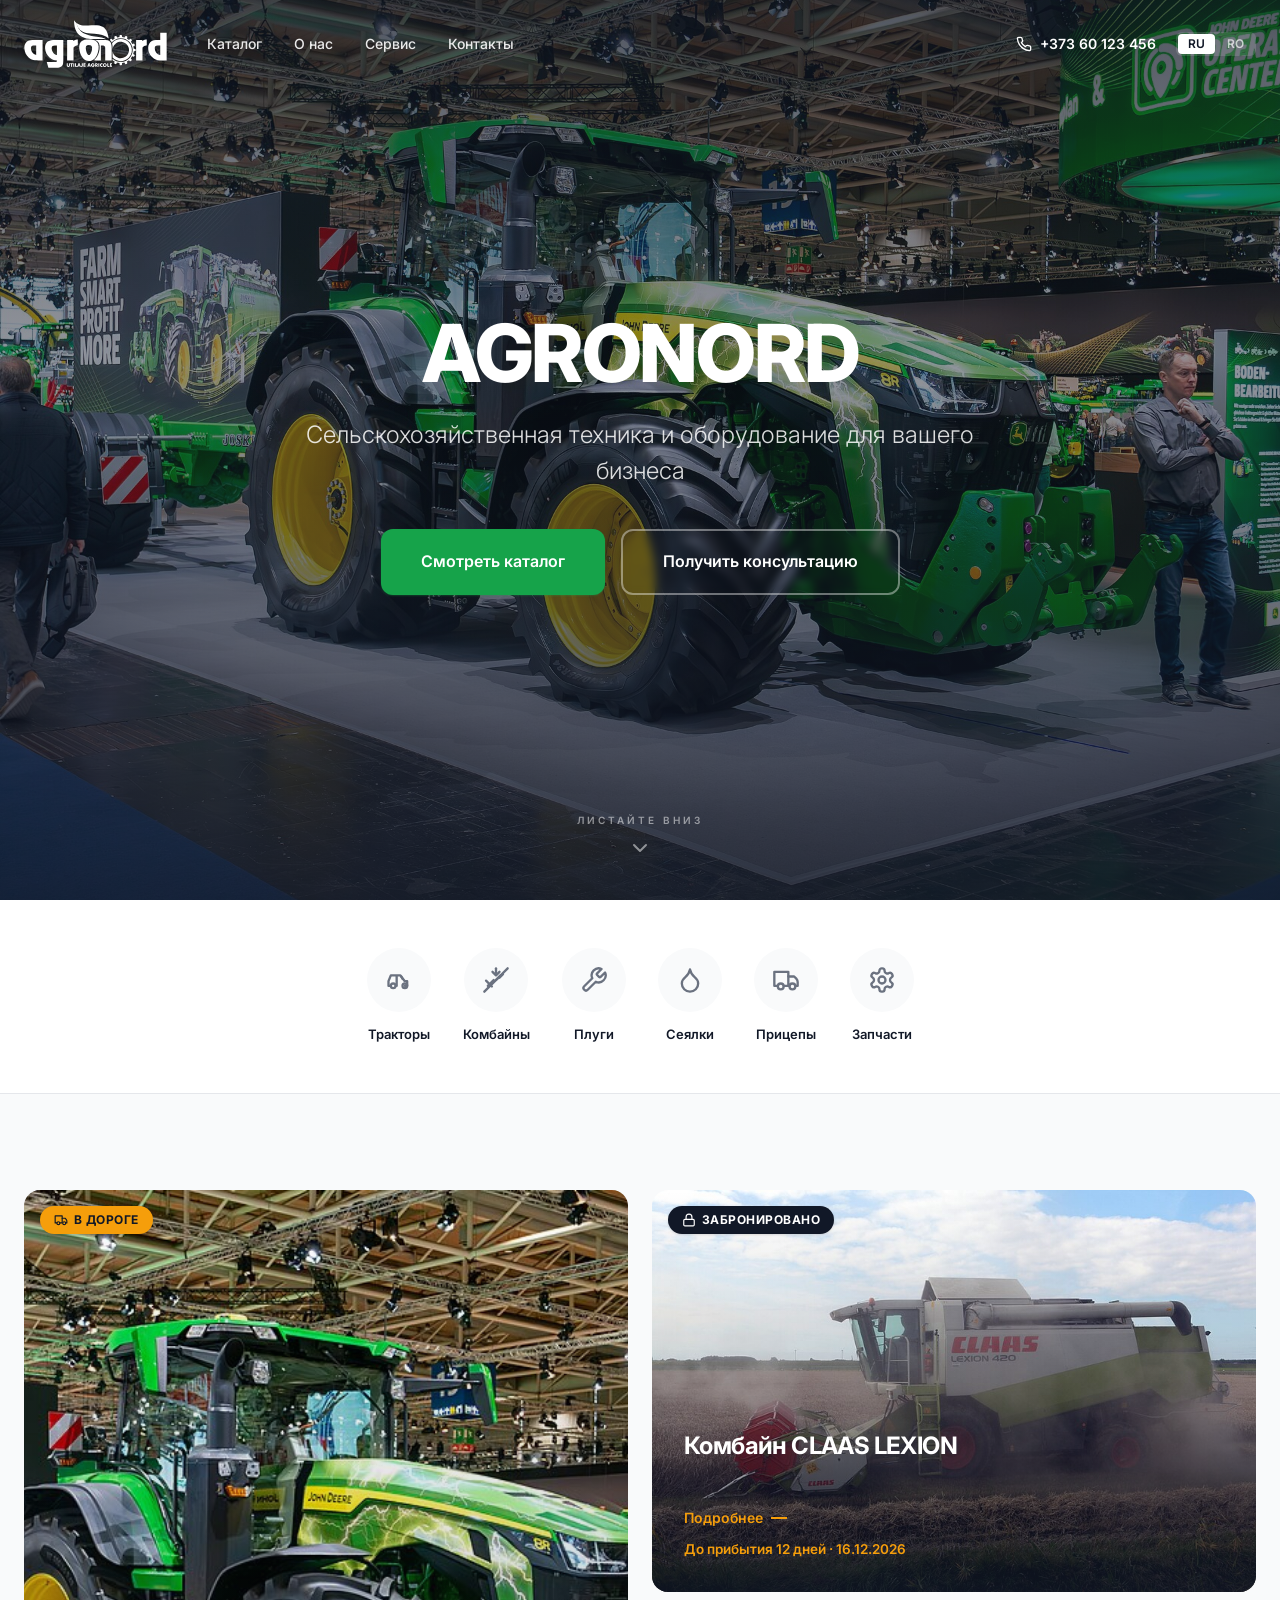
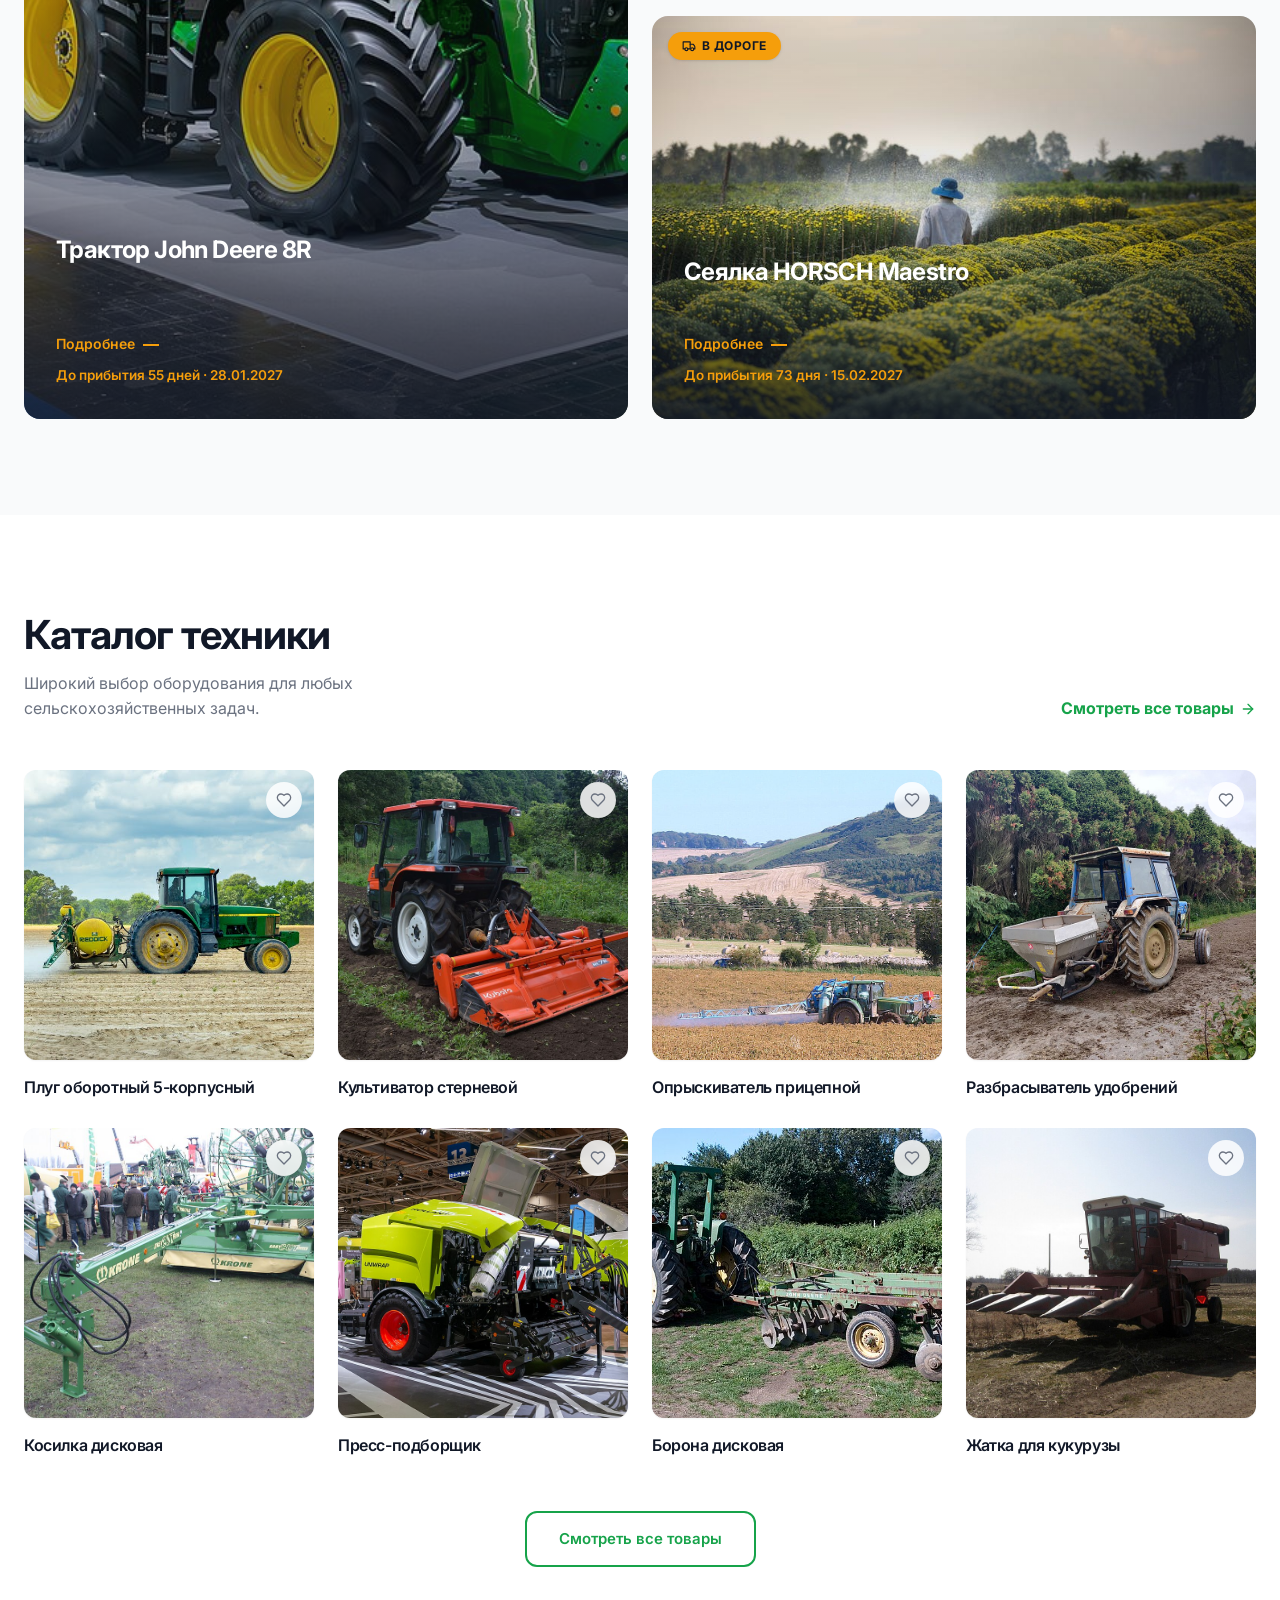
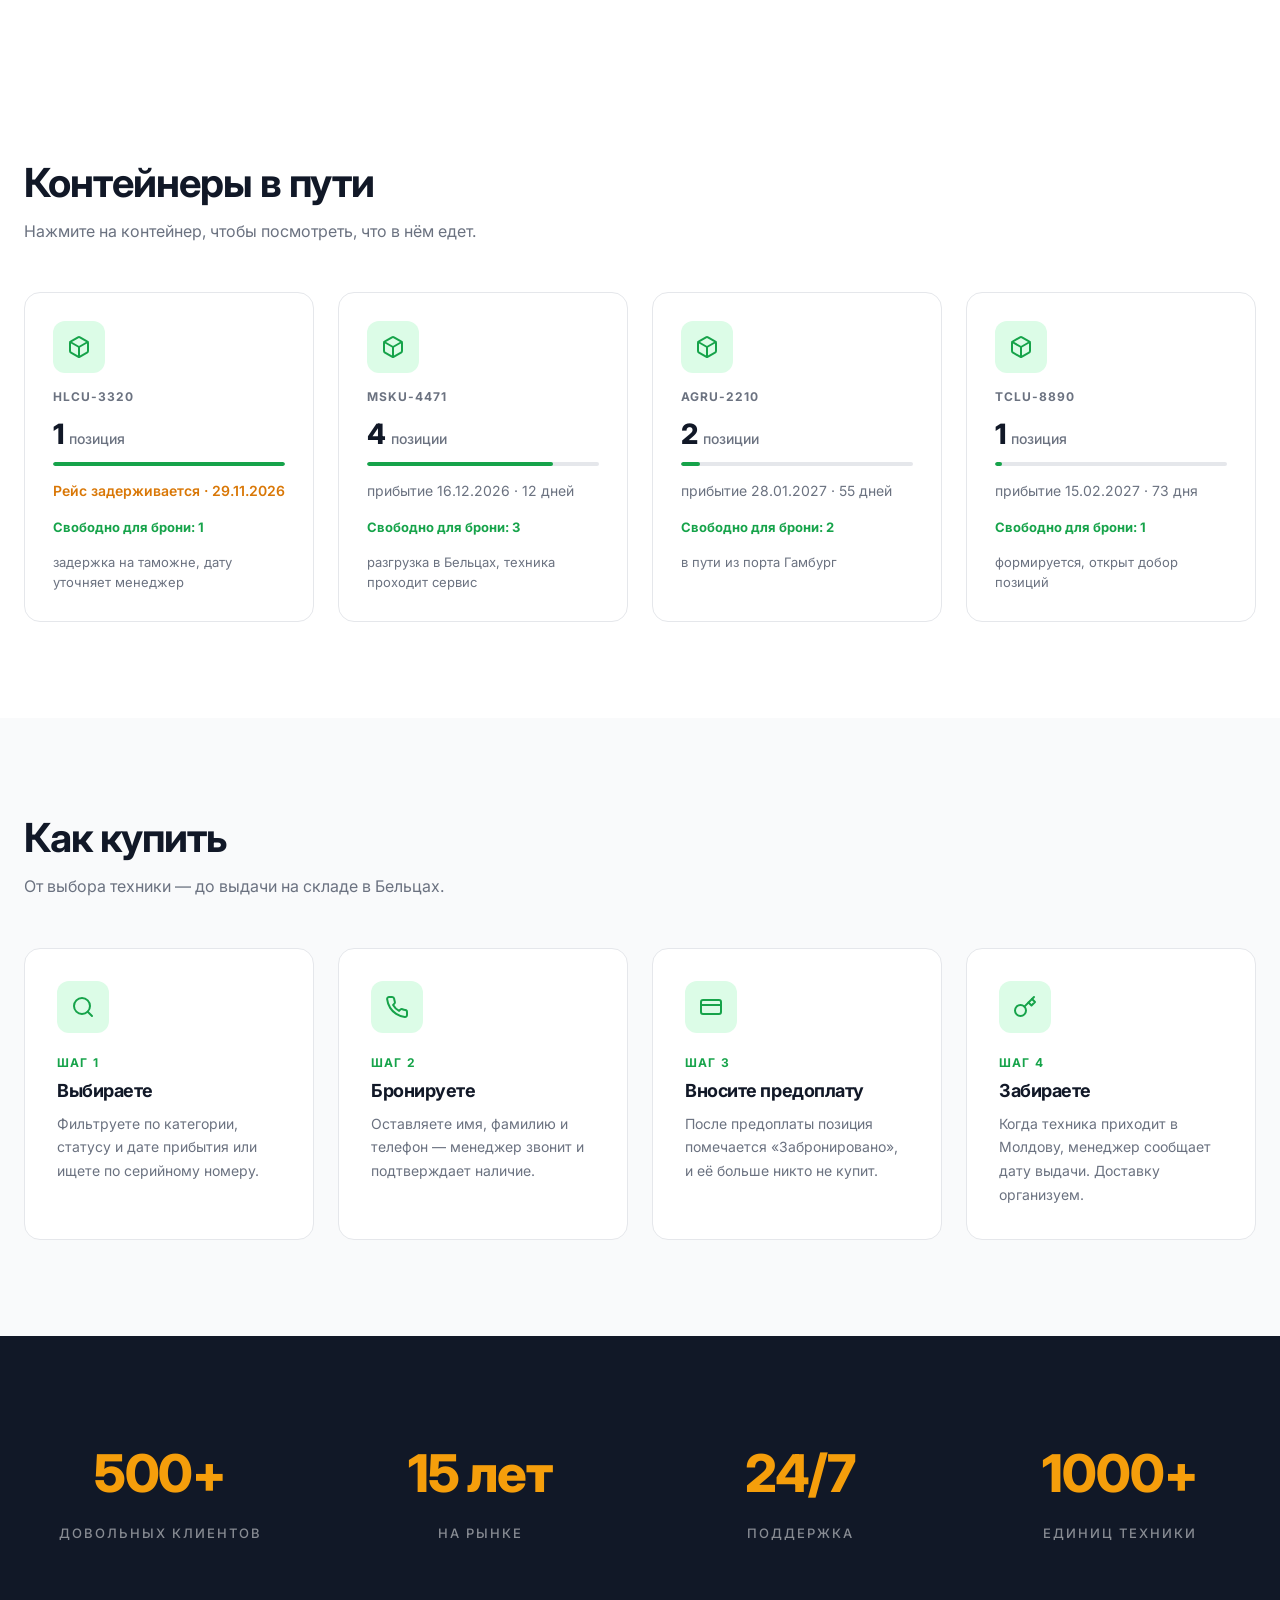
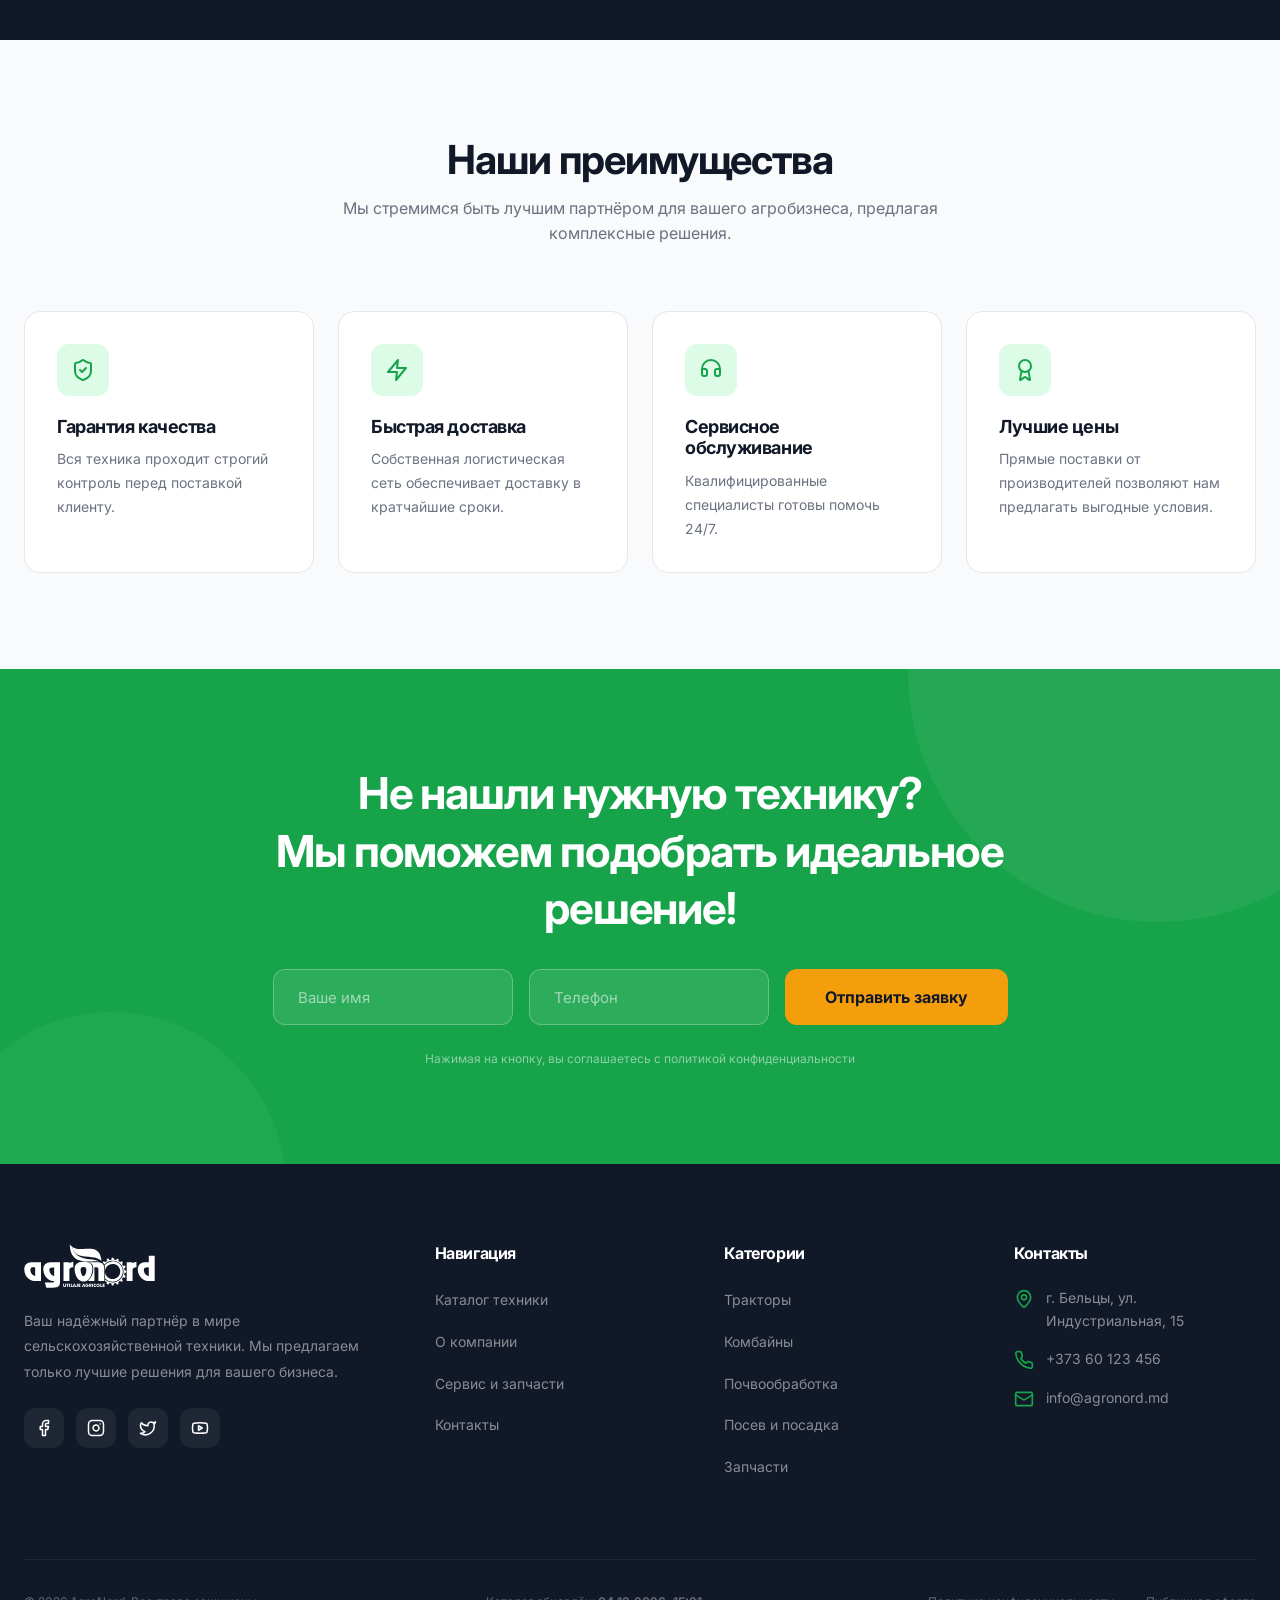
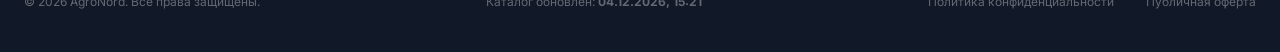
<file: index.html>
<!DOCTYPE html>
<html lang="ru">
<head>
  <meta charset="UTF-8" />
  <meta name="viewport" content="width=device-width, initial-scale=1.0" />
  <title>AgroNord — Сельскохозяйственная техника</title>
  <meta name="description" content="AgroNord — продажа и сервис сельскохозяйственной техники. Тракторы, комбайны, плуги, сеялки и запчасти.">
  <link rel="icon" href="public/logo.svg" type="image/svg+xml">
  <link rel="stylesheet" href="css/style.css" />
</head>
<body>

  <!-- ===== Header ===== -->
  <header class="header" id="header">
    <div class="container header-inner">
      <div style="display:flex;align-items:center;gap:40px;">
        <a href="index.html" class="header-logo">
          <img src="public/logo.svg" alt="AgroNord" />
        </a>
        <nav class="header-nav">
          <a href="catalog.html" data-i18n="nav.catalog">Каталог</a>
          <a href="about.html" data-i18n="nav.about">О нас</a>
          <a href="service.html" data-i18n="nav.service">Сервис</a>
          <a href="contacts.html" data-i18n="nav.contacts">Контакты</a>
        </nav>
      </div>
      <div class="header-actions">
        <a href="catalog.html" class="header-fav" title="Избранное" style="display:none;">
          <!-- heart icon -->
          <svg xmlns="http://www.w3.org/2000/svg" width="20" height="20" viewBox="0 0 24 24" fill="none" stroke="currentColor" stroke-width="2" stroke-linecap="round" stroke-linejoin="round"><path d="M19 14c1.49-1.46 3-3.21 3-5.5A5.5 5.5 0 0 0 16.5 3c-1.76 0-3 .5-4.5 2-1.5-1.5-2.74-2-4.5-2A5.5 5.5 0 0 0 2 8.5c0 2.3 1.5 4.05 3 5.5l7 7Z"/></svg>
          <span class="header-fav-badge">3</span>
        </a>
        <a href="tel:+37360123456" class="header-phone">
          <!-- phone icon -->
          <svg xmlns="http://www.w3.org/2000/svg" width="16" height="16" viewBox="0 0 24 24" fill="none" stroke="currentColor" stroke-width="2" stroke-linecap="round" stroke-linejoin="round"><path d="M22 16.92v3a2 2 0 0 1-2.18 2 19.79 19.79 0 0 1-8.63-3.07 19.5 19.5 0 0 1-6-6 19.79 19.79 0 0 1-3.07-8.67A2 2 0 0 1 4.11 2h3a2 2 0 0 1 2 1.72 12.84 12.84 0 0 0 .7 2.81 2 2 0 0 1-.45 2.11L8.09 9.91a16 16 0 0 0 6 6l1.27-1.27a2 2 0 0 1 2.11-.45 12.84 12.84 0 0 0 2.81.7A2 2 0 0 1 22 16.92z"/></svg>
          +373 60 123 456
        </a>
        <div class="lang-switch">
          <button class="lang-btn active" data-lang="ru">RU</button>
          <button class="lang-btn" data-lang="ro">RO</button>
        </div>
        <button class="menu-toggle" aria-label="Меню">
          <!-- hamburger -->
          <svg class="menu-icon" xmlns="http://www.w3.org/2000/svg" width="24" height="24" viewBox="0 0 24 24" fill="none" stroke="currentColor" stroke-width="2" stroke-linecap="round" stroke-linejoin="round"><line x1="4" x2="20" y1="12" y2="12"/><line x1="4" x2="20" y1="6" y2="6"/><line x1="4" x2="20" y1="18" y2="18"/></svg>
          <!-- close -->
          <svg class="close-icon" style="display:none" xmlns="http://www.w3.org/2000/svg" width="24" height="24" viewBox="0 0 24 24" fill="none" stroke="currentColor" stroke-width="2" stroke-linecap="round" stroke-linejoin="round"><path d="M18 6 6 18"/><path d="m6 6 12 12"/></svg>
        </button>
      </div>
    </div>
    <!-- Mobile menu -->
    <div class="mobile-menu">
      <a href="catalog.html" data-i18n="nav.catalog">Каталог</a>
      <a href="about.html" data-i18n="nav.about">О нас</a>
      <a href="service.html" data-i18n="nav.service">Сервис</a>
      <a href="contacts.html" data-i18n="nav.contacts">Контакты</a>
      <div class="mobile-menu-footer">
        <a href="tel:+37360123456" style="display:flex;align-items:center;gap:8px;font-weight:600;color:var(--dark);">
          <svg xmlns="http://www.w3.org/2000/svg" width="16" height="16" viewBox="0 0 24 24" fill="none" stroke="currentColor" stroke-width="2" stroke-linecap="round" stroke-linejoin="round"><path d="M22 16.92v3a2 2 0 0 1-2.18 2 19.79 19.79 0 0 1-8.63-3.07 19.5 19.5 0 0 1-6-6 19.79 19.79 0 0 1-3.07-8.67A2 2 0 0 1 4.11 2h3a2 2 0 0 1 2 1.72 12.84 12.84 0 0 0 .7 2.81 2 2 0 0 1-.45 2.11L8.09 9.91a16 16 0 0 0 6 6l1.27-1.27a2 2 0 0 1 2.11-.45 12.84 12.84 0 0 0 2.81.7A2 2 0 0 1 22 16.92z"/></svg>
          +373 60 123 456
        </a>
      </div>
    <div class="lang-switch" style="margin-top:16px;justify-content:center;">
        <button class="lang-btn active" data-lang="ru">RU</button>
        <button class="lang-btn" data-lang="ro">RO</button>
      </div>
    </div>
  </header>

  <main>

    <!-- ===== Hero ===== -->
    <section class="hero">
      <div class="hero-bg">
        <img src="img/hero-field.jpg" alt="Сельскохозяйственное поле" />
      </div>
      <div class="hero-content">
        <h1 class="fade-up">AGRONORD</h1>
        <p class="fade-up delay-1" data-i18n="hero.subtitle">Сельскохозяйственная техника и оборудование для вашего бизнеса</p>
        <div class="hero-buttons fade-up delay-2">
          <a href="catalog.html" class="btn btn-primary btn-lg" data-i18n="hero.btn.catalog">Смотреть каталог</a>
          <a href="contacts.html" class="btn btn-white btn-lg" data-i18n="hero.btn.consult">Получить консультацию</a>
        </div>
      </div>
      <div class="scroll-indicator">
        <span data-i18n="hero.scroll">Листайте вниз</span>
        <svg xmlns="http://www.w3.org/2000/svg" width="24" height="24" viewBox="0 0 24 24" fill="none" stroke="currentColor" stroke-width="2" stroke-linecap="round" stroke-linejoin="round"><path d="m6 9 6 6 6-6"/></svg>
      </div>
    </section>

    <!-- ===== Quick Nav ===== -->
    <section class="quick-nav">
      <div class="container">
        <div class="quick-nav-grid">
          <a href="catalog.html?cat=tractors" class="quick-nav-item fade-up">
            <div class="quick-nav-icon">
              <svg xmlns="http://www.w3.org/2000/svg" width="24" height="24" viewBox="0 0 24 24" fill="none" stroke="currentColor" stroke-width="2" stroke-linecap="round" stroke-linejoin="round"><circle cx="7" cy="17" r="2"/><circle cx="17" cy="17" r="2"/><path d="M5 17H3v-4l2-5h8l4 5h2v4h-2"/><path d="M10 17V9"/><path d="m14 9 1 2"/></svg>
            </div>
            <span data-i18n="qnav.tractors">Тракторы</span>
          </a>
          <a href="catalog.html?cat=combines" class="quick-nav-item fade-up delay-1">
            <div class="quick-nav-icon">
              <svg xmlns="http://www.w3.org/2000/svg" width="24" height="24" viewBox="0 0 24 24" fill="none" stroke="currentColor" stroke-width="2" stroke-linecap="round" stroke-linejoin="round"><path d="M2 22 16 8"/><path d="m3.47 12.53 5 5"/><path d="m5 17 5-5"/><path d="M12 2v4"/><path d="m15 5-3 3-3-3"/><path d="m18 7-3 3"/><path d="M22 2 12 12"/></svg>
            </div>
            <span data-i18n="qnav.combines">Комбайны</span>
          </a>
          <a href="catalog.html?cat=plows" class="quick-nav-item fade-up delay-2">
            <div class="quick-nav-icon">
              <svg xmlns="http://www.w3.org/2000/svg" width="24" height="24" viewBox="0 0 24 24" fill="none" stroke="currentColor" stroke-width="2" stroke-linecap="round" stroke-linejoin="round"><path d="M14.7 6.3a1 1 0 0 0 0 1.4l1.6 1.6a1 1 0 0 0 1.4 0l3.77-3.77a6 6 0 0 1-7.94 7.94l-6.91 6.91a2.12 2.12 0 0 1-3-3l6.91-6.91a6 6 0 0 1 7.94-7.94l-3.76 3.76z"/></svg>
            </div>
            <span data-i18n="qnav.plows">Плуги</span>
          </a>
          <a href="catalog.html?cat=seeders" class="quick-nav-item fade-up delay-3">
            <div class="quick-nav-icon">
              <svg xmlns="http://www.w3.org/2000/svg" width="24" height="24" viewBox="0 0 24 24" fill="none" stroke="currentColor" stroke-width="2" stroke-linecap="round" stroke-linejoin="round"><path d="M12 22a7 7 0 0 0 7-7c0-2-1-3.9-3-5.5s-3.5-4-4-6.5c-.5 2.5-2 4.9-4 6.5C6 11.1 5 13 5 15a7 7 0 0 0 7 7z"/></svg>
            </div>
            <span data-i18n="qnav.seeders">Сеялки</span>
          </a>
          <a href="catalog.html?cat=trailers" class="quick-nav-item fade-up delay-4">
            <div class="quick-nav-icon">
              <svg xmlns="http://www.w3.org/2000/svg" width="24" height="24" viewBox="0 0 24 24" fill="none" stroke="currentColor" stroke-width="2" stroke-linecap="round" stroke-linejoin="round"><path d="M10 17h4V5H2v12h3"/><path d="M20 17h2v-3.34a4 4 0 0 0-1.17-2.83L19 9h-5"/><path d="M14 17h1"/><circle cx="7.5" cy="17.5" r="2.5"/><circle cx="17.5" cy="17.5" r="2.5"/></svg>
            </div>
            <span data-i18n="qnav.trailers">Прицепы</span>
          </a>
          <a href="catalog.html?cat=parts" class="quick-nav-item fade-up delay-5">
            <div class="quick-nav-icon">
              <svg xmlns="http://www.w3.org/2000/svg" width="24" height="24" viewBox="0 0 24 24" fill="none" stroke="currentColor" stroke-width="2" stroke-linecap="round" stroke-linejoin="round"><path d="M12.22 2h-.44a2 2 0 0 0-2 2v.18a2 2 0 0 1-1 1.73l-.43.25a2 2 0 0 1-2 0l-.15-.08a2 2 0 0 0-2.73.73l-.22.38a2 2 0 0 0 .73 2.73l.15.1a2 2 0 0 1 1 1.72v.51a2 2 0 0 1-1 1.74l-.15.09a2 2 0 0 0-.73 2.73l.22.38a2 2 0 0 0 2.73.73l.15-.08a2 2 0 0 1 2 0l.43.25a2 2 0 0 1 1 1.73V20a2 2 0 0 0 2 2h.44a2 2 0 0 0 2-2v-.18a2 2 0 0 1 1-1.73l.43-.25a2 2 0 0 1 2 0l.15.08a2 2 0 0 0 2.73-.73l.22-.39a2 2 0 0 0-.73-2.73l-.15-.08a2 2 0 0 1-1-1.74v-.5a2 2 0 0 1 1-1.74l.15-.09a2 2 0 0 0 .73-2.73l-.22-.38a2 2 0 0 0-2.73-.73l-.15.08a2 2 0 0 1-2 0l-.43-.25a2 2 0 0 1-1-1.73V4a2 2 0 0 0-2-2z"/><circle cx="12" cy="12" r="3"/></svg>
            </div>
            <span data-i18n="qnav.parts">Запчасти</span>
          </a>
        </div>
      </div>
    </section>

    <!-- ===== Featured Products ===== -->
    <section class="section" style="background:var(--bg);">
      <div class="container">
        <div class="featured-grid">
          <a href="product.html?id=1" class="featured-card large fade-up">
            <img src="img/tractor-john-deere-8r.jpg" alt="Трактор John Deere 8R" />
            <div class="featured-card-content">
              <h3 data-i18n="feat.jd8r.title">Трактор John Deere 8R</h3>
              <p data-i18n="feat.jd8r.desc">Максимальная мощность и эффективность для больших полей. Надёжный партнёр в любых условиях.</p>
              <span class="featured-card-link" data-i18n="btn.details">Подробнее</span>
            </div>
          </a>
          <a href="product.html?id=2" class="featured-card fade-up delay-1">
            <img src="img/combine-claas-lexion.jpg" alt="Комбайн CLAAS LEXION" />
            <div class="featured-card-content">
              <h3 data-i18n="feat.claas.title">Комбайн CLAAS LEXION</h3>
              <p data-i18n="feat.claas.desc">Инновационные технологии уборки урожая.</p>
              <span class="featured-card-link" data-i18n="btn.details">Подробнее</span>
            </div>
          </a>
          <a href="product.html?id=3" class="featured-card fade-up delay-2">
            <img src="img/seeder-horsch.jpg" alt="Сеялка HORSCH Maestro" />
            <div class="featured-card-content">
              <h3 data-i18n="feat.horsch.title">Сеялка HORSCH Maestro</h3>
              <p>Точный высев на высоких скоростях.</p>
              <span class="featured-card-link" data-i18n="btn.details">Подробнее</span>
            </div>
          </a>
        </div>
      </div>
    </section>

    <!-- ===== Catalog Preview ===== -->
    <section class="section" id="catalog" style="background:var(--white);">
      <div class="container">
        <div class="section-header fade-up">
          <div>
            <h2 data-i18n="catprev.title">Каталог техники</h2>
            <p data-i18n="catprev.subtitle">Широкий выбор оборудования для любых сельскохозяйственных задач.</p>
          </div>
          <a href="catalog.html" class="section-link">
            <span data-i18n="btn.viewall">Смотреть все товары</span>
            <svg xmlns="http://www.w3.org/2000/svg" width="16" height="16" viewBox="0 0 24 24" fill="none" stroke="currentColor" stroke-width="2" stroke-linecap="round" stroke-linejoin="round"><path d="M5 12h14"/><path d="m12 5 7 7-7 7"/></svg>
          </a>
        </div>
        <div class="products-grid">
          <a href="product.html?id=4" class="product-card fade-up">
            <div class="product-card-image">
              <img src="img/plow.jpg" alt="Плуг оборотный 5-корпусный" />
              <button class="product-card-fav" onclick="event.preventDefault();">
                <svg xmlns="http://www.w3.org/2000/svg" width="16" height="16" viewBox="0 0 24 24" fill="none" stroke="currentColor" stroke-width="2" stroke-linecap="round" stroke-linejoin="round"><path d="M19 14c1.49-1.46 3-3.21 3-5.5A5.5 5.5 0 0 0 16.5 3c-1.76 0-3 .5-4.5 2-1.5-1.5-2.74-2-4.5-2A5.5 5.5 0 0 0 2 8.5c0 2.3 1.5 4.05 3 5.5l7 7Z"/></svg>
              </button>
              <div class="product-card-overlay">
                <span class="btn btn-sm" style="background:var(--white);color:var(--dark);" data-i18n="btn.details">Подробнее</span>
              </div>
            </div>
            <h3 data-i18n="prod.plow">Плуг оборотный 5-корпусный</h3>
          </a>
          <a href="product.html?id=5" class="product-card fade-up delay-1">
            <div class="product-card-image">
              <img src="img/cultivator.jpg" alt="Культиватор стерневой" />
              <button class="product-card-fav" onclick="event.preventDefault();">
                <svg xmlns="http://www.w3.org/2000/svg" width="16" height="16" viewBox="0 0 24 24" fill="none" stroke="currentColor" stroke-width="2" stroke-linecap="round" stroke-linejoin="round"><path d="M19 14c1.49-1.46 3-3.21 3-5.5A5.5 5.5 0 0 0 16.5 3c-1.76 0-3 .5-4.5 2-1.5-1.5-2.74-2-4.5-2A5.5 5.5 0 0 0 2 8.5c0 2.3 1.5 4.05 3 5.5l7 7Z"/></svg>
              </button>
              <div class="product-card-overlay">
                <span class="btn btn-sm" style="background:var(--white);color:var(--dark);" data-i18n="btn.details">Подробнее</span>
              </div>
            </div>
            <h3 data-i18n="prod.cultivator">Культиватор стерневой</h3>
          </a>
          <a href="product.html?id=6" class="product-card fade-up delay-2">
            <div class="product-card-image">
              <img src="img/sprayer.jpg" alt="Опрыскиватель прицепной" />
              <button class="product-card-fav" onclick="event.preventDefault();">
                <svg xmlns="http://www.w3.org/2000/svg" width="16" height="16" viewBox="0 0 24 24" fill="none" stroke="currentColor" stroke-width="2" stroke-linecap="round" stroke-linejoin="round"><path d="M19 14c1.49-1.46 3-3.21 3-5.5A5.5 5.5 0 0 0 16.5 3c-1.76 0-3 .5-4.5 2-1.5-1.5-2.74-2-4.5-2A5.5 5.5 0 0 0 2 8.5c0 2.3 1.5 4.05 3 5.5l7 7Z"/></svg>
              </button>
              <div class="product-card-overlay">
                <span class="btn btn-sm" style="background:var(--white);color:var(--dark);" data-i18n="btn.details">Подробнее</span>
              </div>
            </div>
            <h3 data-i18n="prod.sprayer">Опрыскиватель прицепной</h3>
          </a>
          <a href="product.html?id=7" class="product-card fade-up delay-3">
            <div class="product-card-image">
              <img src="img/spreader.jpg" alt="Разбрасыватель удобрений" />
              <button class="product-card-fav" onclick="event.preventDefault();">
                <svg xmlns="http://www.w3.org/2000/svg" width="16" height="16" viewBox="0 0 24 24" fill="none" stroke="currentColor" stroke-width="2" stroke-linecap="round" stroke-linejoin="round"><path d="M19 14c1.49-1.46 3-3.21 3-5.5A5.5 5.5 0 0 0 16.5 3c-1.76 0-3 .5-4.5 2-1.5-1.5-2.74-2-4.5-2A5.5 5.5 0 0 0 2 8.5c0 2.3 1.5 4.05 3 5.5l7 7Z"/></svg>
              </button>
              <div class="product-card-overlay">
                <span class="btn btn-sm" style="background:var(--white);color:var(--dark);" data-i18n="btn.details">Подробнее</span>
              </div>
            </div>
            <h3 data-i18n="prod.spreader">Разбрасыватель удобрений</h3>
          </a>
          <a href="product.html?id=8" class="product-card fade-up">
            <div class="product-card-image">
              <img src="img/mower.jpg" alt="Косилка дисковая" />
              <button class="product-card-fav" onclick="event.preventDefault();">
                <svg xmlns="http://www.w3.org/2000/svg" width="16" height="16" viewBox="0 0 24 24" fill="none" stroke="currentColor" stroke-width="2" stroke-linecap="round" stroke-linejoin="round"><path d="M19 14c1.49-1.46 3-3.21 3-5.5A5.5 5.5 0 0 0 16.5 3c-1.76 0-3 .5-4.5 2-1.5-1.5-2.74-2-4.5-2A5.5 5.5 0 0 0 2 8.5c0 2.3 1.5 4.05 3 5.5l7 7Z"/></svg>
              </button>
              <div class="product-card-overlay">
                <span class="btn btn-sm" style="background:var(--white);color:var(--dark);" data-i18n="btn.details">Подробнее</span>
              </div>
            </div>
            <h3 data-i18n="prod.mower">Косилка дисковая</h3>
          </a>
          <a href="product.html?id=9" class="product-card fade-up delay-1">
            <div class="product-card-image">
              <img src="img/baler.jpg" alt="Пресс-подборщик" />
              <button class="product-card-fav" onclick="event.preventDefault();">
                <svg xmlns="http://www.w3.org/2000/svg" width="16" height="16" viewBox="0 0 24 24" fill="none" stroke="currentColor" stroke-width="2" stroke-linecap="round" stroke-linejoin="round"><path d="M19 14c1.49-1.46 3-3.21 3-5.5A5.5 5.5 0 0 0 16.5 3c-1.76 0-3 .5-4.5 2-1.5-1.5-2.74-2-4.5-2A5.5 5.5 0 0 0 2 8.5c0 2.3 1.5 4.05 3 5.5l7 7Z"/></svg>
              </button>
              <div class="product-card-overlay">
                <span class="btn btn-sm" style="background:var(--white);color:var(--dark);" data-i18n="btn.details">Подробнее</span>
              </div>
            </div>
            <h3 data-i18n="prod.baler">Пресс-подборщик</h3>
          </a>
          <a href="product.html?id=10" class="product-card fade-up delay-2">
            <div class="product-card-image">
              <img src="img/disc-harrow.jpg" alt="Борона дисковая" />
              <button class="product-card-fav" onclick="event.preventDefault();">
                <svg xmlns="http://www.w3.org/2000/svg" width="16" height="16" viewBox="0 0 24 24" fill="none" stroke="currentColor" stroke-width="2" stroke-linecap="round" stroke-linejoin="round"><path d="M19 14c1.49-1.46 3-3.21 3-5.5A5.5 5.5 0 0 0 16.5 3c-1.76 0-3 .5-4.5 2-1.5-1.5-2.74-2-4.5-2A5.5 5.5 0 0 0 2 8.5c0 2.3 1.5 4.05 3 5.5l7 7Z"/></svg>
              </button>
              <div class="product-card-overlay">
                <span class="btn btn-sm" style="background:var(--white);color:var(--dark);" data-i18n="btn.details">Подробнее</span>
              </div>
            </div>
            <h3 data-i18n="prod.harrow">Борона дисковая</h3>
          </a>
          <a href="product.html?id=11" class="product-card fade-up delay-3">
            <div class="product-card-image">
              <img src="img/corn-header.jpg" alt="Жатка для кукурузы" />
              <button class="product-card-fav" onclick="event.preventDefault();">
                <svg xmlns="http://www.w3.org/2000/svg" width="16" height="16" viewBox="0 0 24 24" fill="none" stroke="currentColor" stroke-width="2" stroke-linecap="round" stroke-linejoin="round"><path d="M19 14c1.49-1.46 3-3.21 3-5.5A5.5 5.5 0 0 0 16.5 3c-1.76 0-3 .5-4.5 2-1.5-1.5-2.74-2-4.5-2A5.5 5.5 0 0 0 2 8.5c0 2.3 1.5 4.05 3 5.5l7 7Z"/></svg>
              </button>
              <div class="product-card-overlay">
                <span class="btn btn-sm" style="background:var(--white);color:var(--dark);" data-i18n="btn.details">Подробнее</span>
              </div>
            </div>
            <h3 data-i18n="prod.cornheader">Жатка для кукурузы</h3>
          </a>
        </div>
        <div style="text-align:center;margin-top:48px;" class="fade-up">
          <a href="catalog.html" class="btn btn-secondary" data-i18n="btn.viewall">Смотреть все товары</a>
        </div>
      </div>
    </section>

    <!-- ===== Stats ===== -->
    <!-- Containers -->
    <section class="section" style="background:var(--white);">
      <div class="container">
        <div class="section-header fade-up">
          <div>
            <h2 data-i18n="cont.title">Контейнеры в пути</h2>
            <p data-i18n="cont.sub">Нажмите на контейнер, чтобы посмотреть, что в нём едет.</p>
          </div>
        </div>
        <div class="cont-strip" id="containers-strip"></div>
      </div>
    </section>

    <!-- How to buy -->
    <section class="section" style="background:var(--bg);">
      <div class="container">
        <div class="section-header fade-up">
          <div>
            <h2 data-i18n="how.title">Как купить</h2>
            <p data-i18n="how.subtitle">От выбора техники — до выдачи на складе в Бельцах.</p>
          </div>
        </div>
        <div class="how-steps">
          <div class="how-step fade-up">
            <div class="how-icon"><svg xmlns="http://www.w3.org/2000/svg" viewBox="0 0 24 24" fill="none" stroke="currentColor" stroke-width="2" stroke-linecap="round" stroke-linejoin="round"><circle cx="11" cy="11" r="8"/><path d="m21 21-4.3-4.3"/></svg></div>
            <span class="how-label" data-i18n="how.1.label">Шаг 1</span>
            <h3 data-i18n="how.1.t">how.1.t</h3>
            <p data-i18n="how.1.d"></p>
          </div>
          <div class="how-step fade-up delay-1">
            <div class="how-icon"><svg xmlns="http://www.w3.org/2000/svg" viewBox="0 0 24 24" fill="none" stroke="currentColor" stroke-width="2" stroke-linecap="round" stroke-linejoin="round"><path d="M22 16.92v3a2 2 0 0 1-2.18 2 19.79 19.79 0 0 1-8.63-3.07 19.5 19.5 0 0 1-6-6 19.79 19.79 0 0 1-3.07-8.67A2 2 0 0 1 4.11 2h3a2 2 0 0 1 2 1.72 12.84 12.84 0 0 0 .7 2.81 2 2 0 0 1-.45 2.11L8.09 9.91a16 16 0 0 0 6 6l1.27-1.27a2 2 0 0 1 2.11-.45 12.84 12.84 0 0 0 2.81.7A2 2 0 0 1 22 16.92z"/></svg></div>
            <span class="how-label" data-i18n="how.2.label">Шаг 2</span>
            <h3 data-i18n="how.2.t">how.2.t</h3>
            <p data-i18n="how.2.d"></p>
          </div>
          <div class="how-step fade-up delay-2">
            <div class="how-icon"><svg xmlns="http://www.w3.org/2000/svg" viewBox="0 0 24 24" fill="none" stroke="currentColor" stroke-width="2" stroke-linecap="round" stroke-linejoin="round"><rect width="20" height="14" x="2" y="5" rx="2"/><path d="M2 10h20"/></svg></div>
            <span class="how-label" data-i18n="how.3.label">Шаг 3</span>
            <h3 data-i18n="how.3.t">how.3.t</h3>
            <p data-i18n="how.3.d"></p>
          </div>
          <div class="how-step fade-up delay-3">
            <div class="how-icon"><svg xmlns="http://www.w3.org/2000/svg" viewBox="0 0 24 24" fill="none" stroke="currentColor" stroke-width="2" stroke-linecap="round" stroke-linejoin="round"><circle cx="7.5" cy="15.5" r="5.5"/><path d="m21 2-9.6 9.6"/><path d="m15.5 7.5 3 3L22 7l-3-3"/></svg></div>
            <span class="how-label" data-i18n="how.4.label">Шаг 4</span>
            <h3 data-i18n="how.4.t">how.4.t</h3>
            <p data-i18n="how.4.d"></p>
          </div>
        </div>
      </div>
    </section>

    <section class="stats">
      <div class="container">
        <div class="stats-grid">
          <div class="fade-up">
            <div class="stat-value">500+</div>
            <div class="stat-label" data-i18n="stat.clients">Довольных клиентов</div>
          </div>
          <div class="fade-up delay-1">
            <div class="stat-value" data-i18n="stat.15years">15 лет</div>
            <div class="stat-label" data-i18n="stat.years">На рынке</div>
          </div>
          <div class="fade-up delay-2">
            <div class="stat-value">24/7</div>
            <div class="stat-label" data-i18n="stat.support">Поддержка</div>
          </div>
          <div class="fade-up delay-3">
            <div class="stat-value">1000+</div>
            <div class="stat-label" data-i18n="stat.units">Единиц техники</div>
          </div>
        </div>
      </div>
    </section>

    <!-- ===== Advantages ===== -->
    <section class="section" style="background:var(--bg);">
      <div class="container">
        <div style="text-align:center;margin-bottom:64px;" class="fade-up">
          <h2 style="font-size:clamp(28px,4vw,40px);margin-bottom:12px;" data-i18n="adv.title">Наши преимущества</h2>
          <p style="color:var(--text-light);max-width:600px;margin:0 auto;font-size:16px;" data-i18n="adv.subtitle">Мы стремимся быть лучшим партнёром для вашего агробизнеса, предлагая комплексные решения.</p>
        </div>
        <div class="advantages-grid">
          <div class="advantage-card fade-up">
            <div class="advantage-icon">
              <svg xmlns="http://www.w3.org/2000/svg" width="24" height="24" viewBox="0 0 24 24" fill="none" stroke="currentColor" stroke-width="2" stroke-linecap="round" stroke-linejoin="round"><path d="M20 13c0 5-3.5 7.5-7.66 8.95a1 1 0 0 1-.67-.01C7.5 20.5 4 18 4 13V6a1 1 0 0 1 1-1c2 0 4.5-1.2 6.24-2.72a1.17 1.17 0 0 1 1.52 0C14.51 3.81 17 5 19 5a1 1 0 0 1 1 1z"/><path d="m9 12 2 2 4-4"/></svg>
            </div>
            <h3 data-i18n="adv.quality.title">Гарантия качества</h3>
            <p data-i18n="adv.quality.desc">Вся техника проходит строгий контроль перед поставкой клиенту.</p>
          </div>
          <div class="advantage-card fade-up delay-1">
            <div class="advantage-icon">
              <svg xmlns="http://www.w3.org/2000/svg" width="24" height="24" viewBox="0 0 24 24" fill="none" stroke="currentColor" stroke-width="2" stroke-linecap="round" stroke-linejoin="round"><path d="M13 2 3 14h9l-1 8 10-12h-9l1-8z"/></svg>
            </div>
            <h3 data-i18n="adv.delivery.title">Быстрая доставка</h3>
            <p data-i18n="adv.delivery.desc">Собственная логистическая сеть обеспечивает доставку в кратчайшие сроки.</p>
          </div>
          <div class="advantage-card fade-up delay-2">
            <div class="advantage-icon">
              <svg xmlns="http://www.w3.org/2000/svg" width="24" height="24" viewBox="0 0 24 24" fill="none" stroke="currentColor" stroke-width="2" stroke-linecap="round" stroke-linejoin="round"><path d="M3 11h3a2 2 0 0 1 2 2v3a2 2 0 0 1-2 2H5a2 2 0 0 1-2-2v-5Zm0 0a9 9 0 1 1 18 0m0 0v5a2 2 0 0 1-2 2h-1a2 2 0 0 1-2-2v-3a2 2 0 0 1 2-2h3Z"/></svg>
            </div>
            <h3 data-i18n="adv.service.title">Сервисное обслуживание</h3>
            <p data-i18n="adv.service.desc">Квалифицированные специалисты готовы помочь 24/7.</p>
          </div>
          <div class="advantage-card fade-up delay-3">
            <div class="advantage-icon">
              <svg xmlns="http://www.w3.org/2000/svg" width="24" height="24" viewBox="0 0 24 24" fill="none" stroke="currentColor" stroke-width="2" stroke-linecap="round" stroke-linejoin="round"><path d="m15.477 12.89 1.515 8.526a.5.5 0 0 1-.81.47l-3.58-2.687a1 1 0 0 0-1.197 0l-3.586 2.686a.5.5 0 0 1-.81-.469l1.514-8.526"/><circle cx="12" cy="8" r="6"/></svg>
            </div>
            <h3 data-i18n="adv.price.title">Лучшие цены</h3>
            <p data-i18n="adv.price.desc">Прямые поставки от производителей позволяют нам предлагать выгодные условия.</p>
          </div>
        </div>
      </div>
    </section>

    <!-- ===== CTA ===== -->
    <section class="cta">
      <div class="container">
        <div class="cta-inner">
          <h2 class="fade-up" data-i18n="cta.title" data-i18n-html>Не нашли нужную технику?<br>Мы поможем подобрать идеальное решение!</h2>
          <form class="cta-form fade-up delay-1" onsubmit="event.preventDefault(); alert('Спасибо! Мы свяжемся с вами в ближайшее время.');">
            <input type="text" class="cta-input" placeholder="Ваше имя" data-i18n="cta.name" required />
            <input type="tel" class="cta-input" placeholder="Телефон" data-i18n="cta.phone" required />
            <button type="submit" class="btn btn-accent btn-lg" data-i18n="cta.submit">Отправить заявку</button>
          </form>
          <p class="cta-disclaimer fade-up delay-2" data-i18n="cta.disclaimer">Нажимая на кнопку, вы соглашаетесь с политикой конфиденциальности</p>
        </div>
      </div>
    </section>

  </main>

  <!-- ===== Footer ===== -->
  <footer class="footer">
    <div class="container">
      <div class="footer-grid">
        <div>
          <a href="index.html" class="footer-brand"><img src="public/logo.svg" alt="AgroNord" /></a>
          <p class="footer-desc" data-i18n="footer.desc">Ваш надёжный партнёр в мире сельскохозяйственной техники. Мы предлагаем только лучшие решения для вашего бизнеса.</p>
          <div class="footer-socials">
            <a href="#" aria-label="Facebook">
              <svg xmlns="http://www.w3.org/2000/svg" width="18" height="18" viewBox="0 0 24 24" fill="none" stroke="currentColor" stroke-width="2" stroke-linecap="round" stroke-linejoin="round"><path d="M18 2h-3a5 5 0 0 0-5 5v3H7v4h3v8h4v-8h3l1-4h-4V7a1 1 0 0 1 1-1h3z"/></svg>
            </a>
            <a href="#" aria-label="Instagram">
              <svg xmlns="http://www.w3.org/2000/svg" width="18" height="18" viewBox="0 0 24 24" fill="none" stroke="currentColor" stroke-width="2" stroke-linecap="round" stroke-linejoin="round"><rect width="20" height="20" x="2" y="2" rx="5" ry="5"/><path d="M16 11.37A4 4 0 1 1 12.63 8 4 4 0 0 1 16 11.37z"/><line x1="17.5" x2="17.51" y1="6.5" y2="6.5"/></svg>
            </a>
            <a href="#" aria-label="Twitter">
              <svg xmlns="http://www.w3.org/2000/svg" width="18" height="18" viewBox="0 0 24 24" fill="none" stroke="currentColor" stroke-width="2" stroke-linecap="round" stroke-linejoin="round"><path d="M22 4s-.7 2.1-2 3.4c1.6 10-9.4 17.3-18 11.6 2.2.1 4.4-.6 6-2C3 15.5.5 9.6 3 5c2.2 2.6 5.6 4.1 9 4-.9-4.2 4-6.6 7-3.8 1.1 0 3-1.2 3-1.2z"/></svg>
            </a>
            <a href="#" aria-label="YouTube">
              <svg xmlns="http://www.w3.org/2000/svg" width="18" height="18" viewBox="0 0 24 24" fill="none" stroke="currentColor" stroke-width="2" stroke-linecap="round" stroke-linejoin="round"><path d="M2.5 17a24.12 24.12 0 0 1 0-10 2 2 0 0 1 1.4-1.4 49.56 49.56 0 0 1 16.2 0A2 2 0 0 1 21.5 7a24.12 24.12 0 0 1 0 10 2 2 0 0 1-1.4 1.4 49.55 49.55 0 0 1-16.2 0A2 2 0 0 1 2.5 17"/><path d="m10 15 5-3-5-3z"/></svg>
            </a>
          </div>
        </div>
        <div>
          <h4 data-i18n="footer.nav">Навигация</h4>
          <ul class="footer-links">
            <li><a href="catalog.html" data-i18n="footer.nav.catalog">Каталог техники</a></li>
            <li><a href="about.html" data-i18n="footer.nav.about">О компании</a></li>
            <li><a href="service.html" data-i18n="footer.nav.service">Сервис и запчасти</a></li>
            <li><a href="contacts.html" data-i18n="nav.contacts">Контакты</a></li>
          </ul>
        </div>
        <div>
          <h4 data-i18n="footer.categories">Категории</h4>
          <ul class="footer-links">
            <li><a href="catalog.html?cat=tractors" data-i18n="footer.cat.tractors">Тракторы</a></li>
            <li><a href="catalog.html?cat=combines" data-i18n="footer.cat.combines">Комбайны</a></li>
            <li><a href="catalog.html?cat=plows" data-i18n="footer.cat.soil">Почвообработка</a></li>
            <li><a href="catalog.html?cat=seeders" data-i18n="footer.cat.seeding">Посев и посадка</a></li>
            <li><a href="catalog.html?cat=parts" data-i18n="footer.cat.parts">Запчасти</a></li>
          </ul>
        </div>
        <div>
          <h4 data-i18n="footer.contacts">Контакты</h4>
          <ul class="footer-contact">
            <li>
              <svg xmlns="http://www.w3.org/2000/svg" width="20" height="20" viewBox="0 0 24 24" fill="none" stroke="currentColor" stroke-width="2" stroke-linecap="round" stroke-linejoin="round"><path d="M20 10c0 4.993-5.539 10.193-7.399 11.799a1 1 0 0 1-1.202 0C9.539 20.193 4 14.993 4 10a8 8 0 0 1 16 0"/><circle cx="12" cy="10" r="3"/></svg>
              <span data-i18n="footer.address">г. Бельцы, ул. Индустриальная, 15</span>
            </li>
            <li>
              <svg xmlns="http://www.w3.org/2000/svg" width="20" height="20" viewBox="0 0 24 24" fill="none" stroke="currentColor" stroke-width="2" stroke-linecap="round" stroke-linejoin="round"><path d="M22 16.92v3a2 2 0 0 1-2.18 2 19.79 19.79 0 0 1-8.63-3.07 19.5 19.5 0 0 1-6-6 19.79 19.79 0 0 1-3.07-8.67A2 2 0 0 1 4.11 2h3a2 2 0 0 1 2 1.72 12.84 12.84 0 0 0 .7 2.81 2 2 0 0 1-.45 2.11L8.09 9.91a16 16 0 0 0 6 6l1.27-1.27a2 2 0 0 1 2.11-.45 12.84 12.84 0 0 0 2.81.7A2 2 0 0 1 22 16.92z"/></svg>
              <a href="tel:+37360123456">+373 60 123 456</a>
            </li>
            <li>
              <svg xmlns="http://www.w3.org/2000/svg" width="20" height="20" viewBox="0 0 24 24" fill="none" stroke="currentColor" stroke-width="2" stroke-linecap="round" stroke-linejoin="round"><rect width="20" height="16" x="2" y="4" rx="2"/><path d="m22 7-8.97 5.7a1.94 1.94 0 0 1-2.06 0L2 7"/></svg>
              <a href="mailto:info@agronord.md">info@agronord.md</a>
            </li>
          </ul>
        </div>
      </div>
      <div class="footer-bottom">
        <p data-i18n="footer.copy">&copy; 2026 AgroNord. Все права защищены.</p>
        <p class="footer-updated"><span data-i18n="catalog.updated">Каталог обновлён</span>: <b data-updated>—</b></p>
        <div class="footer-bottom-links">
          <a href="#" data-i18n="footer.privacy">Политика конфиденциальности</a>
          <a href="#" data-i18n="footer.terms">Публичная оферта</a>
        </div>
      </div>
    </div>
  </footer>

  <script src="js/i18n.js"></script>
  <script src="js/main.js"></script>
  <script src="js/data.js"></script>
  <script src="js/shop.js"></script>
</body>
</html>
</file>
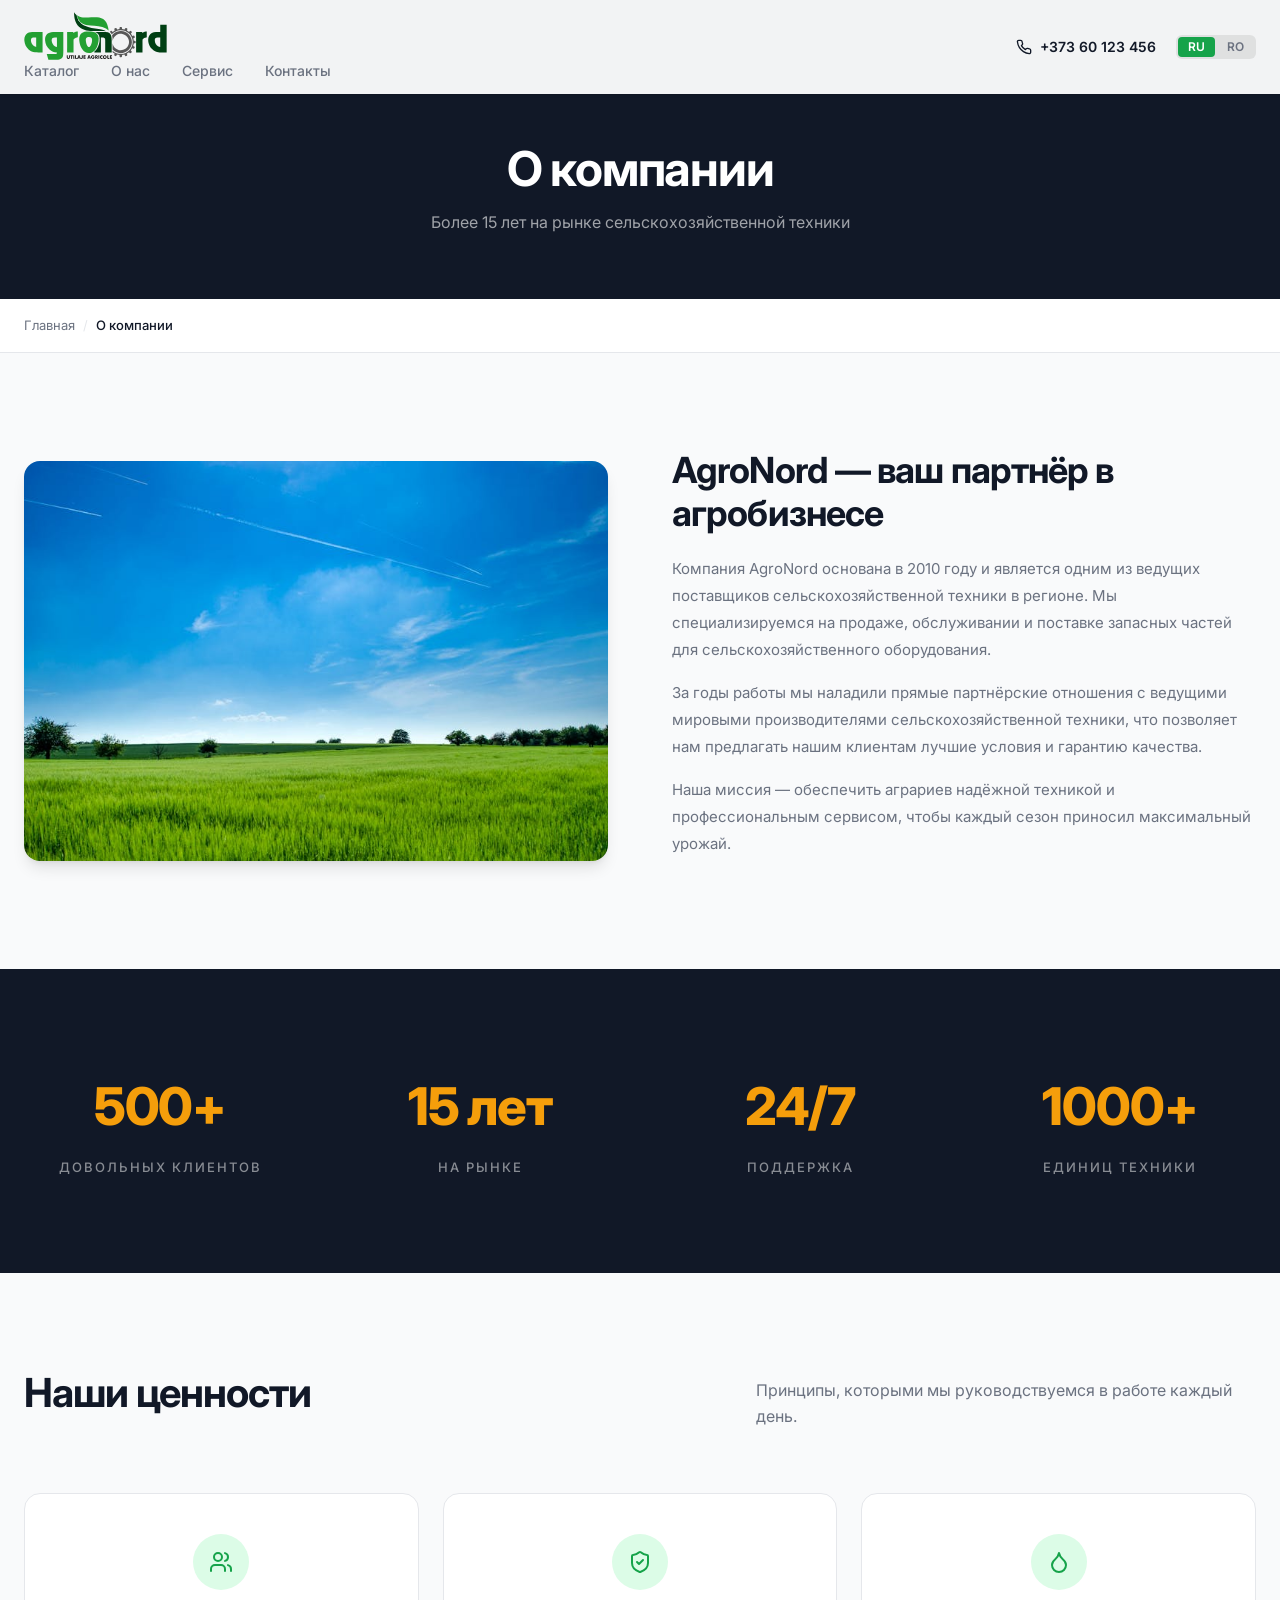
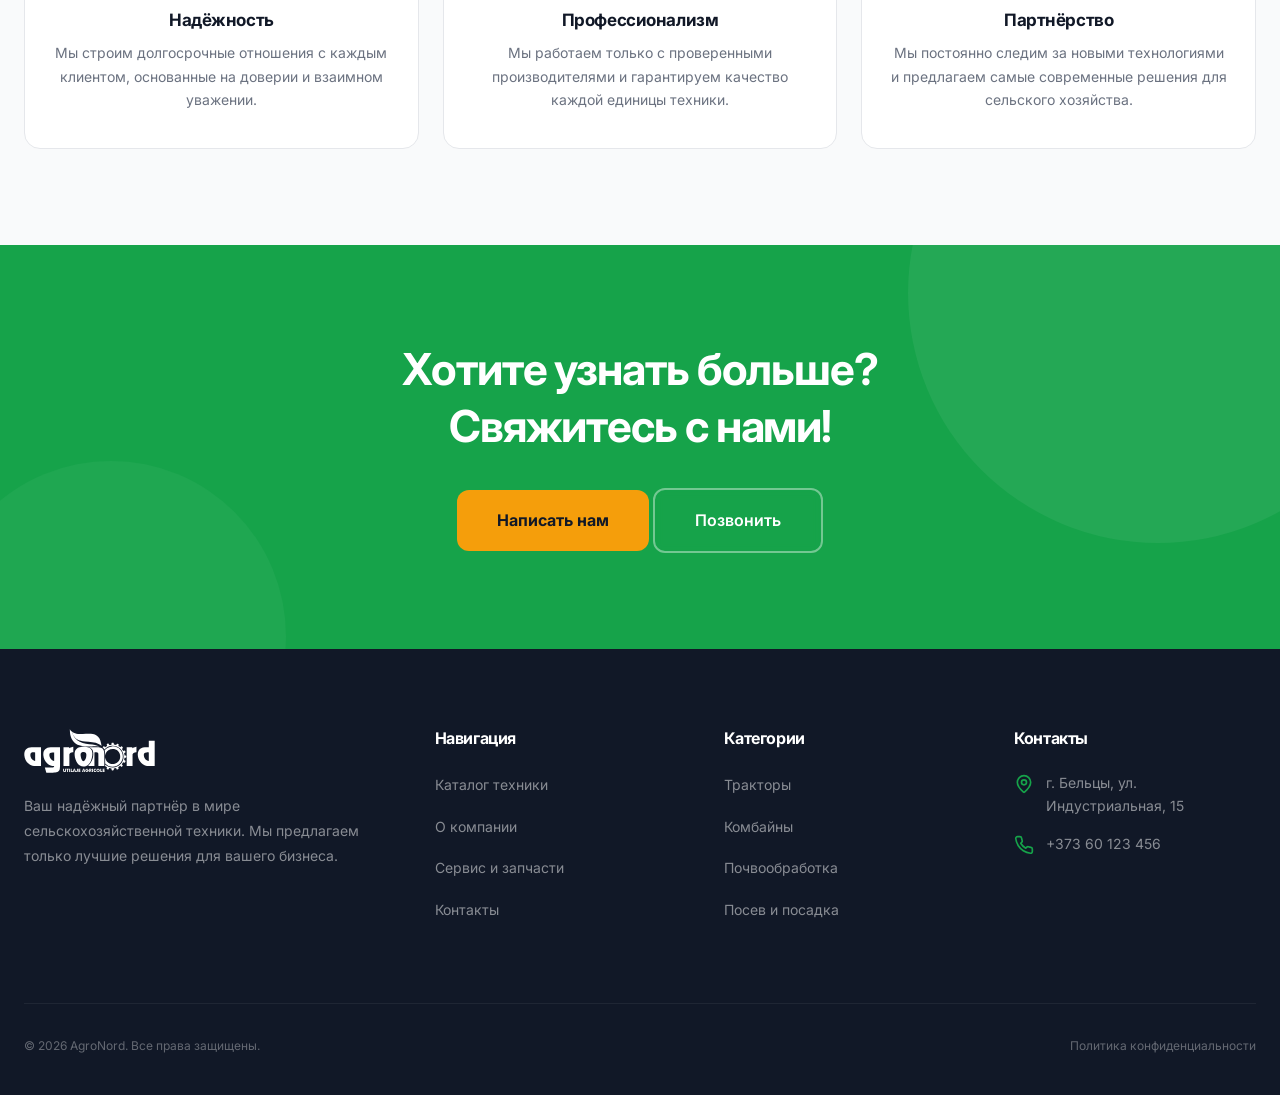
<file: about.html>
<!DOCTYPE html>
<html lang="ru">
<head>
  <meta charset="UTF-8" />
  <meta name="viewport" content="width=device-width, initial-scale=1.0" />
  <title>О компании — AgroNord</title>
  <meta name="description" content="AgroNord — надёжный поставщик сельскохозяйственной техники. Узнайте о нашей компании, ценностях и опыте.">
  <link rel="icon" href="public/logo.svg" type="image/svg+xml">
  <link rel="stylesheet" href="css/style.css" />
</head>
<body>

  <!-- Header -->
  <header class="header scrolled" id="header">
    <div class="container header-inner">
      <div class="header-left">
        <a href="index.html" class="header-logo"><img src="public/logo.svg" alt="AgroNord" /></a>
        <nav class="header-nav">
          <a href="catalog.html" data-i18n="nav.catalog">Каталог</a>
          <a href="about.html" class="is-current" data-i18n="nav.about">О нас</a>
          <a href="service.html" data-i18n="nav.service">Сервис</a>
          <a href="contacts.html" data-i18n="nav.contacts">Контакты</a>
        </nav>
      </div>
      <div class="header-actions">
        <a href="tel:+37360123456" class="header-phone">
          <svg xmlns="http://www.w3.org/2000/svg" width="16" height="16" viewBox="0 0 24 24" fill="none" stroke="currentColor" stroke-width="2" stroke-linecap="round" stroke-linejoin="round"><path d="M22 16.92v3a2 2 0 0 1-2.18 2 19.79 19.79 0 0 1-8.63-3.07 19.5 19.5 0 0 1-6-6 19.79 19.79 0 0 1-3.07-8.67A2 2 0 0 1 4.11 2h3a2 2 0 0 1 2 1.72 12.84 12.84 0 0 0 .7 2.81 2 2 0 0 1-.45 2.11L8.09 9.91a16 16 0 0 0 6 6l1.27-1.27a2 2 0 0 1 2.11-.45 12.84 12.84 0 0 0 2.81.7A2 2 0 0 1 22 16.92z"/></svg>
          +373 60 123 456
        </a>
        <div class="lang-switch">
          <button class="lang-btn active" data-lang="ru">RU</button>
          <button class="lang-btn" data-lang="ro">RO</button>
        </div>
        <button class="menu-toggle" aria-label="Меню">
          <svg class="menu-icon" xmlns="http://www.w3.org/2000/svg" width="24" height="24" viewBox="0 0 24 24" fill="none" stroke="currentColor" stroke-width="2" stroke-linecap="round" stroke-linejoin="round"><line x1="4" x2="20" y1="12" y2="12"/><line x1="4" x2="20" y1="6" y2="6"/><line x1="4" x2="20" y1="18" y2="18"/></svg>
          <svg class="close-icon" xmlns="http://www.w3.org/2000/svg" width="24" height="24" viewBox="0 0 24 24" fill="none" stroke="currentColor" stroke-width="2" stroke-linecap="round" stroke-linejoin="round"><path d="M18 6 6 18"/><path d="m6 6 12 12"/></svg>
        </button>
      </div>
    </div>
    <div class="mobile-menu">
      <a href="catalog.html" data-i18n="nav.catalog">Каталог</a>
      <a href="about.html" data-i18n="nav.about">О нас</a>
      <a href="service.html" data-i18n="nav.service">Сервис</a>
      <a href="contacts.html" data-i18n="nav.contacts">Контакты</a>
    <div class="lang-switch lang-switch-mobile">
        <button class="lang-btn active" data-lang="ru">RU</button>
        <button class="lang-btn" data-lang="ro">RO</button>
      </div>
    </div>
  </header>

  <main>
    <section class="page-hero">
      <div class="container">
        <h1 class="fade-up" data-i18n="about.title">О компании</h1>
        <p class="fade-up delay-1" data-i18n="about.subtitle">Более 15 лет на рынке сельскохозяйственной техники</p>
      </div>
    </section>

    <div class="breadcrumbs">
      <div class="container">
        <div class="breadcrumbs-list">
          <a href="index.html" data-i18n="bc.home">Главная</a>
          <span class="sep">/</span>
          <span class="current" data-i18n="about.title">О компании</span>
        </div>
      </div>
    </div>

    <!-- About -->
    <section class="about-section section--white">
      <div class="container">
        <div class="about-grid">
          <div class="about-image fade-up">
            <img src="img/about-company.jpg" alt="Наша компания" />
          </div>
          <div class="about-text fade-up delay-1">
            <h2>AgroNord — ваш партнёр в агробизнесе</h2>
            <p>Компания AgroNord основана в 2010 году и является одним из ведущих поставщиков сельскохозяйственной техники в регионе. Мы специализируемся на продаже, обслуживании и поставке запасных частей для сельскохозяйственного оборудования.</p>
            <p>За годы работы мы наладили прямые партнёрские отношения с ведущими мировыми производителями сельскохозяйственной техники, что позволяет нам предлагать нашим клиентам лучшие условия и гарантию качества.</p>
            <p>Наша миссия — обеспечить аграриев надёжной техникой и профессиональным сервисом, чтобы каждый сезон приносил максимальный урожай.</p>
          </div>
        </div>
      </div>
    </section>

    <!-- Stats -->
    <section class="stats">
      <div class="container">
        <div class="stats-grid">
          <div class="fade-up">
            <div class="stat-value">500+</div>
            <div class="stat-label" data-i18n="stat.clients">Довольных клиентов</div>
          </div>
          <div class="fade-up delay-1">
            <div class="stat-value" data-i18n="stat.15years">15 лет</div>
            <div class="stat-label" data-i18n="stat.years">На рынке</div>
          </div>
          <div class="fade-up delay-2">
            <div class="stat-value">24/7</div>
            <div class="stat-label" data-i18n="stat.support">Поддержка</div>
          </div>
          <div class="fade-up delay-3">
            <div class="stat-value">1000+</div>
            <div class="stat-label" data-i18n="stat.units">Единиц техники</div>
          </div>
        </div>
      </div>
    </section>

    <!-- Values -->
    <section class="about-section section--soft">
      <div class="container">
        <div class="section-header is-center fade-up">
          <h2 data-i18n="about.values.title">Наши ценности</h2>
          <p>Принципы, которыми мы руководствуемся в работе каждый день.</p>
        </div>
        <div class="values-grid">
          <div class="value-card fade-up">
            <div class="value-card-icon">
              <svg xmlns="http://www.w3.org/2000/svg" width="24" height="24" viewBox="0 0 24 24" fill="none" stroke="currentColor" stroke-width="2" stroke-linecap="round" stroke-linejoin="round"><path d="M16 21v-2a4 4 0 0 0-4-4H6a4 4 0 0 0-4 4v2"/><circle cx="9" cy="7" r="4"/><path d="M22 21v-2a4 4 0 0 0-3-3.87"/><path d="M16 3.13a4 4 0 0 1 0 7.75"/></svg>
            </div>
            <h3 data-i18n="about.val1.title">Клиент на первом месте</h3>
            <p>Мы строим долгосрочные отношения с каждым клиентом, основанные на доверии и взаимном уважении.</p>
          </div>
          <div class="value-card fade-up delay-1">
            <div class="value-card-icon">
              <svg xmlns="http://www.w3.org/2000/svg" width="24" height="24" viewBox="0 0 24 24" fill="none" stroke="currentColor" stroke-width="2" stroke-linecap="round" stroke-linejoin="round"><path d="M20 13c0 5-3.5 7.5-7.66 8.95a1 1 0 0 1-.67-.01C7.5 20.5 4 18 4 13V6a1 1 0 0 1 1-1c2 0 4.5-1.2 6.24-2.72a1.17 1.17 0 0 1 1.52 0C14.51 3.81 17 5 19 5a1 1 0 0 1 1 1z"/><path d="m9 12 2 2 4-4"/></svg>
            </div>
            <h3 data-i18n="about.val2.title">Качество и надёжность</h3>
            <p>Мы работаем только с проверенными производителями и гарантируем качество каждой единицы техники.</p>
          </div>
          <div class="value-card fade-up delay-2">
            <div class="value-card-icon">
              <svg xmlns="http://www.w3.org/2000/svg" width="24" height="24" viewBox="0 0 24 24" fill="none" stroke="currentColor" stroke-width="2" stroke-linecap="round" stroke-linejoin="round"><path d="M12 22a7 7 0 0 0 7-7c0-2-1-3.9-3-5.5s-3.5-4-4-6.5c-.5 2.5-2 4.9-4 6.5C6 11.1 5 13 5 15a7 7 0 0 0 7 7z"/></svg>
            </div>
            <h3 data-i18n="about.val3.title">Инновации</h3>
            <p>Мы постоянно следим за новыми технологиями и предлагаем самые современные решения для сельского хозяйства.</p>
          </div>
        </div>
      </div>
    </section>

    <!-- CTA -->
    <section class="cta">
      <div class="container">
        <div class="cta-inner">
          <h2 class="fade-up" data-i18n="about.cta.title" data-i18n-html>Хотите узнать больше?<br>Свяжитесь с нами!</h2>
          <div class="actions-center fade-up delay-1">
            <a href="contacts.html" class="btn btn-accent btn-lg" data-i18n="about.cta.write">Написать нам</a>
            <a href="tel:+37360123456" class="btn btn-white btn-lg" data-i18n="about.cta.call">Позвонить</a>
          </div>
        </div>
      </div>
    </section>
  </main>

  <!-- Footer -->
  <footer class="footer">
    <div class="container">
      <div class="footer-grid">
        <div>
          <a href="index.html" class="footer-brand"><img src="public/logo.svg" alt="AgroNord" /></a>
          <p class="footer-desc" data-i18n="footer.desc">Ваш надёжный партнёр в мире сельскохозяйственной техники.</p>
        </div>
        <div>
          <h4 data-i18n="footer.nav">Навигация</h4>
          <ul class="footer-links">
            <li><a href="catalog.html" data-i18n="footer.nav.catalog">Каталог техники</a></li>
            <li><a href="about.html" data-i18n="footer.nav.about">О компании</a></li>
            <li><a href="service.html" data-i18n="footer.nav.service">Сервис и запчасти</a></li>
            <li><a href="contacts.html" data-i18n="nav.contacts">Контакты</a></li>
          </ul>
        </div>
        <div>
          <h4 data-i18n="footer.categories">Категории</h4>
          <ul class="footer-links">
            <li><a href="catalog.html?cat=tractors" data-i18n="footer.cat.tractors">Тракторы</a></li>
            <li><a href="catalog.html?cat=combines" data-i18n="footer.cat.combines">Комбайны</a></li>
            <li><a href="catalog.html?cat=plows" data-i18n="footer.cat.soil">Почвообработка</a></li>
            <li><a href="catalog.html?cat=seeders" data-i18n="footer.cat.seeding">Посев и посадка</a></li>
          </ul>
        </div>
        <div>
          <h4 data-i18n="footer.contacts">Контакты</h4>
          <ul class="footer-contact">
            <li>
              <svg xmlns="http://www.w3.org/2000/svg" width="20" height="20" viewBox="0 0 24 24" fill="none" stroke="currentColor" stroke-width="2" stroke-linecap="round" stroke-linejoin="round"><path d="M20 10c0 4.993-5.539 10.193-7.399 11.799a1 1 0 0 1-1.202 0C9.539 20.193 4 14.993 4 10a8 8 0 0 1 16 0"/><circle cx="12" cy="10" r="3"/></svg>
              <span data-i18n="footer.address">г. Бельцы, ул. Индустриальная, 15</span>
            </li>
            <li>
              <svg xmlns="http://www.w3.org/2000/svg" width="20" height="20" viewBox="0 0 24 24" fill="none" stroke="currentColor" stroke-width="2" stroke-linecap="round" stroke-linejoin="round"><path d="M22 16.92v3a2 2 0 0 1-2.18 2 19.79 19.79 0 0 1-8.63-3.07 19.5 19.5 0 0 1-6-6 19.79 19.79 0 0 1-3.07-8.67A2 2 0 0 1 4.11 2h3a2 2 0 0 1 2 1.72 12.84 12.84 0 0 0 .7 2.81 2 2 0 0 1-.45 2.11L8.09 9.91a16 16 0 0 0 6 6l1.27-1.27a2 2 0 0 1 2.11-.45 12.84 12.84 0 0 0 2.81.7A2 2 0 0 1 22 16.92z"/></svg>
              <a href="tel:+37360123456">+373 60 123 456</a>
            </li>
          </ul>
        </div>
      </div>
      <div class="footer-bottom">
        <p data-i18n="footer.copy">&copy; 2026 AgroNord. Все права защищены.</p>
        <div class="footer-bottom-links">
          <a href="#" data-i18n="footer.privacy">Политика конфиденциальности</a>
        </div>
      </div>
    </div>
  </footer>

  <script src="js/i18n.js"></script>
  <script src="js/main.js"></script>
</body>
</html>
</file>
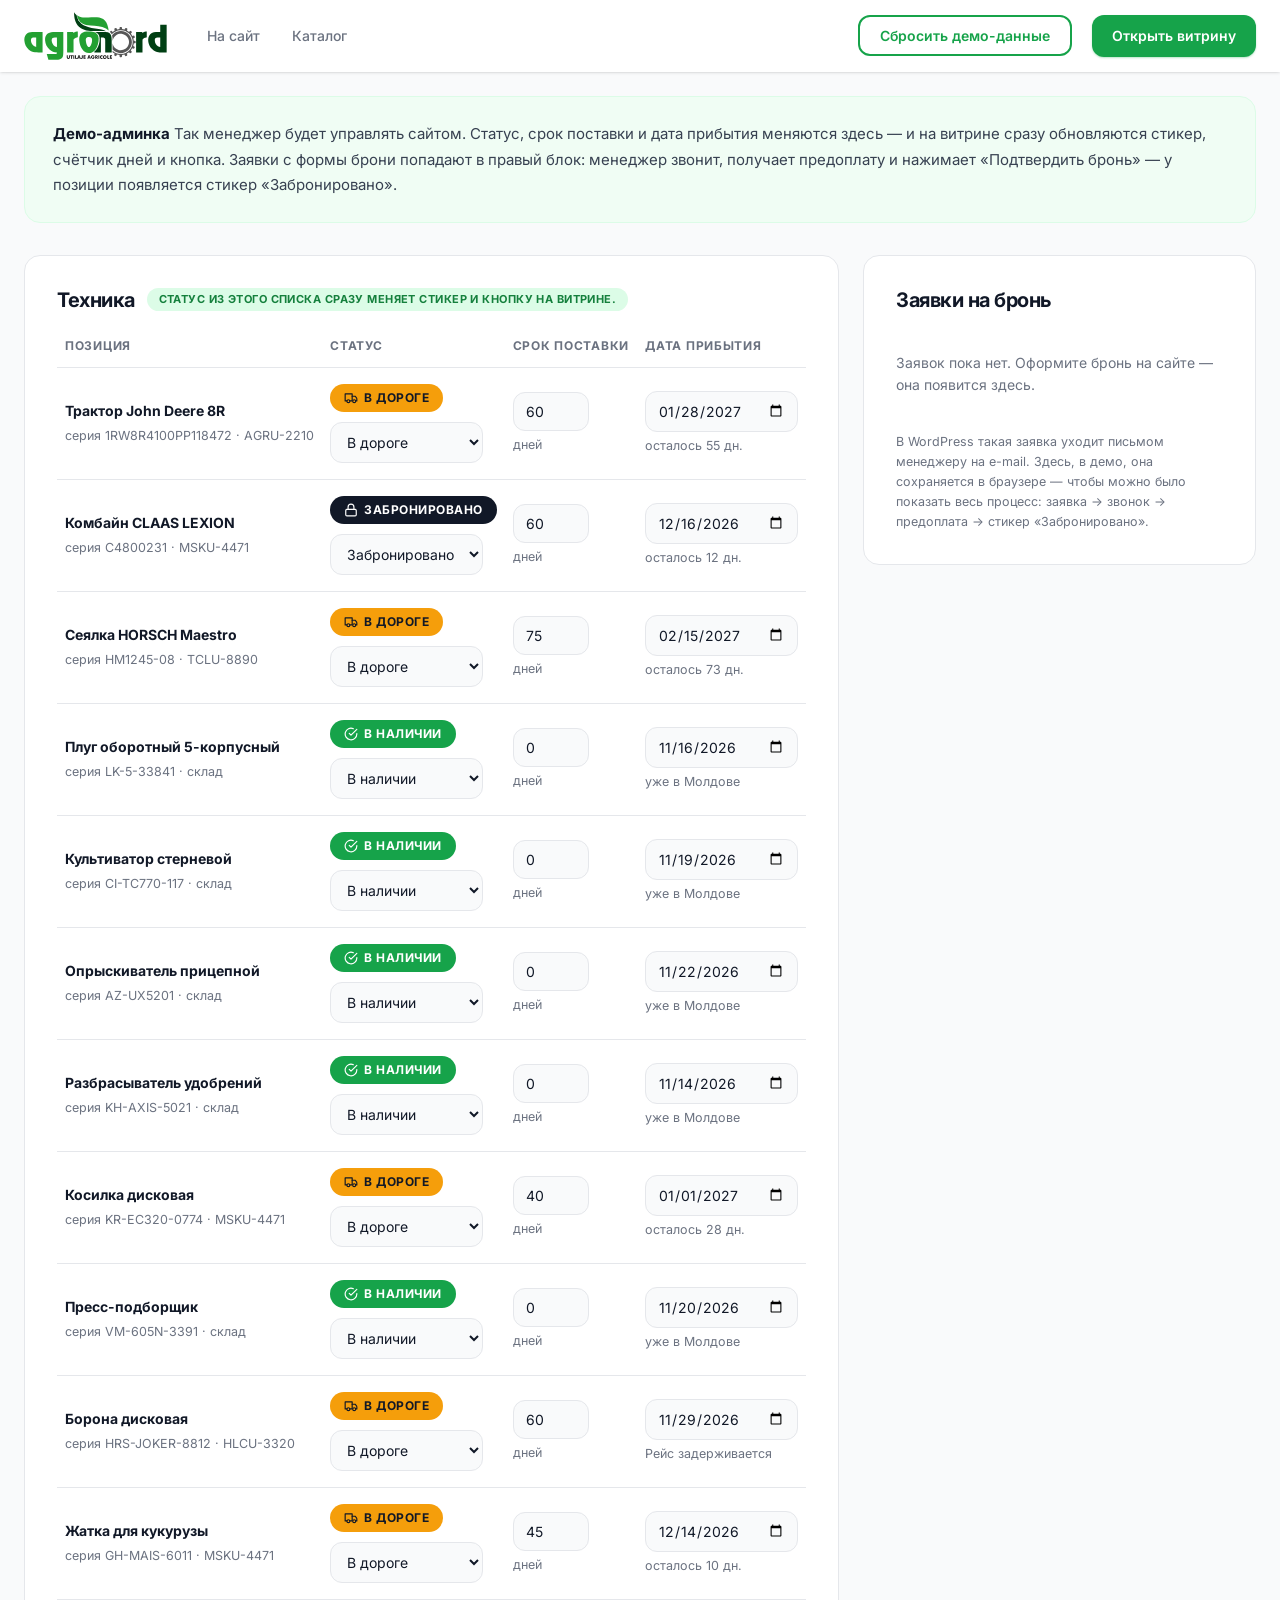
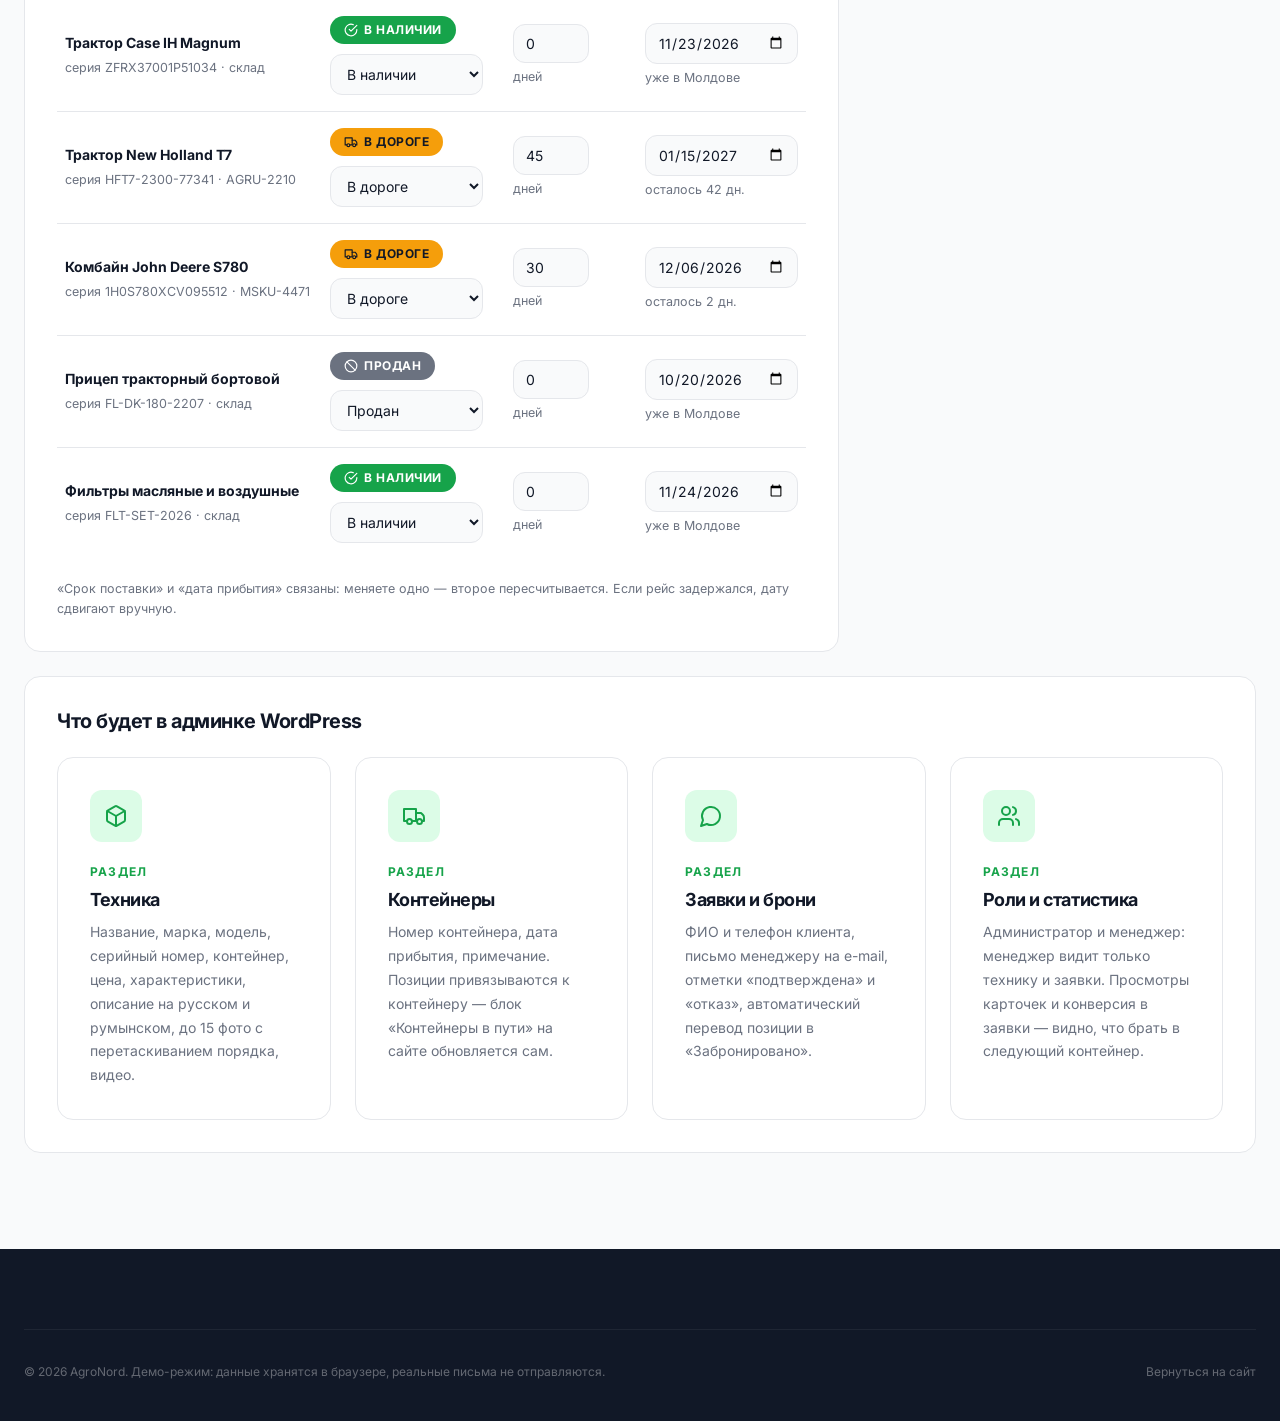
<file: admin.html>
<!DOCTYPE html>
<html lang="ru">
<head>
  <meta charset="UTF-8" />
  <meta name="viewport" content="width=device-width, initial-scale=1.0" />
  <title>Демо-админка — AgroNord</title>
  <meta name="robots" content="noindex" />
  <link rel="icon" href="public/logo.svg" type="image/svg+xml">
  <link rel="stylesheet" href="css/style.css" />
  <script>window.AGRO_FORCE_LANG = 'ru';</script>
</head>
<body>

  <!-- Header -->
  <header class="header scrolled" id="header">
    <div class="container header-inner">
      <div style="display:flex;align-items:center;gap:40px;">
        <a href="index.html" class="header-logo"><img src="public/logo.svg" alt="AgroNord" /></a>
        <nav class="header-nav">
          <a href="index.html">На сайт</a>
          <a href="catalog.html" data-i18n="nav.catalog">Каталог</a>
        </nav>
      </div>
      <div class="header-actions">
        <button type="button" class="btn btn-secondary btn-sm" data-reset-demo data-i18n="admin.reset">Сбросить демо-данные</button>
        <a href="catalog.html" class="btn btn-primary btn-sm">Открыть витрину</a>
      </div>
    </div>
  </header>

  <main>
    <section class="section" style="background:var(--bg);">
      <div class="container">

        <div class="admin-note">
          <b data-i18n="admin.title">Демо-админка.</b>
          Так менеджер будет управлять сайтом. Статус, срок поставки и дата прибытия меняются здесь —
          и на витрине сразу обновляются стикер, счётчик дней и кнопка. Заявки с формы брони попадают
          в правый блок: менеджер звонит, получает предоплату и нажимает «Подтвердить бронь» —
          у позиции появляется стикер «Забронировано».
        </div>

        <div class="admin-grid">
          <div class="admin-panel">
            <h2>
              <span data-i18n="admin.products">Техника</span>
              <span class="admin-tag" data-i18n="admin.hint.status">статус меняет витрину</span>
            </h2>
            <table class="admin-table">
              <thead>
                <tr>
                  <th data-i18n="admin.col.item">Позиция</th>
                  <th data-i18n="admin.col.status">Статус</th>
                  <th data-i18n="admin.col.term">Срок поставки</th>
                  <th data-i18n="admin.col.arrival">Дата прибытия</th>
                </tr>
              </thead>
              <tbody id="admin-rows"></tbody>
            </table>
            <p class="admin-sub" style="margin-top:20px" data-i18n="admin.hint.dates">
              «Срок поставки» и «дата прибытия» связаны: меняете одно — второе пересчитывается.
              Если рейс задержался, дату сдвигают вручную.
            </p>
          </div>

          <div class="admin-panel">
            <h2 data-i18n="admin.queue">Заявки на бронь</h2>
            <div id="admin-queue"></div>
            <p class="admin-sub" style="margin-top:20px">
              В WordPress такая заявка уходит письмом менеджеру на e-mail. Здесь, в демо, она сохраняется
              в браузере — чтобы можно было показать весь процесс: заявка → звонок → предоплата → стикер «Забронировано».
            </p>
          </div>
        </div>

        <div class="admin-panel" style="margin-top:24px">
          <h2>Что будет в админке WordPress</h2>
          <div class="how-steps" style="margin-top:8px">

            <div class="how-step">
              <div class="how-icon">
                <svg xmlns="http://www.w3.org/2000/svg" viewBox="0 0 24 24" fill="none" stroke="currentColor" stroke-width="2" stroke-linecap="round" stroke-linejoin="round"><path d="M21 8a2 2 0 0 0-1-1.73l-7-4a2 2 0 0 0-2 0l-7 4A2 2 0 0 0 3 8v8a2 2 0 0 0 1 1.73l7 4a2 2 0 0 0 2 0l7-4A2 2 0 0 0 21 16Z"/><path d="m3.3 7 8.7 5 8.7-5"/><path d="M12 22V12"/></svg>
              </div>
              <span class="how-label">Раздел</span>
              <h3>Техника</h3>
              <p>Название, марка, модель, серийный номер, контейнер, цена, характеристики, описание на русском и румынском, до 15 фото с перетаскиванием порядка, видео.</p>
            </div>

            <div class="how-step">
              <div class="how-icon">
                <svg xmlns="http://www.w3.org/2000/svg" viewBox="0 0 24 24" fill="none" stroke="currentColor" stroke-width="2" stroke-linecap="round" stroke-linejoin="round"><path d="M10 17h4V5H2v12h3"/><path d="M20 17h2v-3.34a4 4 0 0 0-1.17-2.83L19 9h-5"/><circle cx="7.5" cy="17.5" r="2.5"/><circle cx="17.5" cy="17.5" r="2.5"/></svg>
              </div>
              <span class="how-label">Раздел</span>
              <h3>Контейнеры</h3>
              <p>Номер контейнера, дата прибытия, примечание. Позиции привязываются к контейнеру — блок «Контейнеры в пути» на сайте обновляется сам.</p>
            </div>

            <div class="how-step">
              <div class="how-icon">
                <svg xmlns="http://www.w3.org/2000/svg" viewBox="0 0 24 24" fill="none" stroke="currentColor" stroke-width="2" stroke-linecap="round" stroke-linejoin="round"><path d="M7.9 20A9 9 0 1 0 4 16.1L2 22Z"/></svg>
              </div>
              <span class="how-label">Раздел</span>
              <h3>Заявки и брони</h3>
              <p>ФИО и телефон клиента, письмо менеджеру на e-mail, отметки «подтверждена» и «отказ», автоматический перевод позиции в «Забронировано».</p>
            </div>

            <div class="how-step">
              <div class="how-icon">
                <svg xmlns="http://www.w3.org/2000/svg" viewBox="0 0 24 24" fill="none" stroke="currentColor" stroke-width="2" stroke-linecap="round" stroke-linejoin="round"><path d="M16 21v-2a4 4 0 0 0-4-4H6a4 4 0 0 0-4 4v2"/><circle cx="9" cy="7" r="4"/><path d="M22 21v-2a4 4 0 0 0-3-3.87M16 3.13a4 4 0 0 1 0 7.75"/></svg>
              </div>
              <span class="how-label">Раздел</span>
              <h3>Роли и статистика</h3>
              <p>Администратор и менеджер: менеджер видит только технику и заявки. Просмотры карточек и конверсия в заявки — видно, что брать в следующий контейнер.</p>
            </div>

          </div>
        </div>

      </div>
    </section>
  </main>

  <!-- Footer -->
  <footer class="footer">
    <div class="container">
      <div class="footer-bottom">
        <p>© 2026 AgroNord. Демо-режим: данные хранятся в браузере, реальные письма не отправляются.</p>
        <div class="footer-bottom-links">
          <a href="index.html">Вернуться на сайт</a>
        </div>
      </div>
    </div>
  </footer>

  <script src="js/i18n.js"></script>
  <script src="js/main.js"></script>
  <script src="js/data.js"></script>
  <script src="js/shop.js"></script>
</body>
</html>
</file>
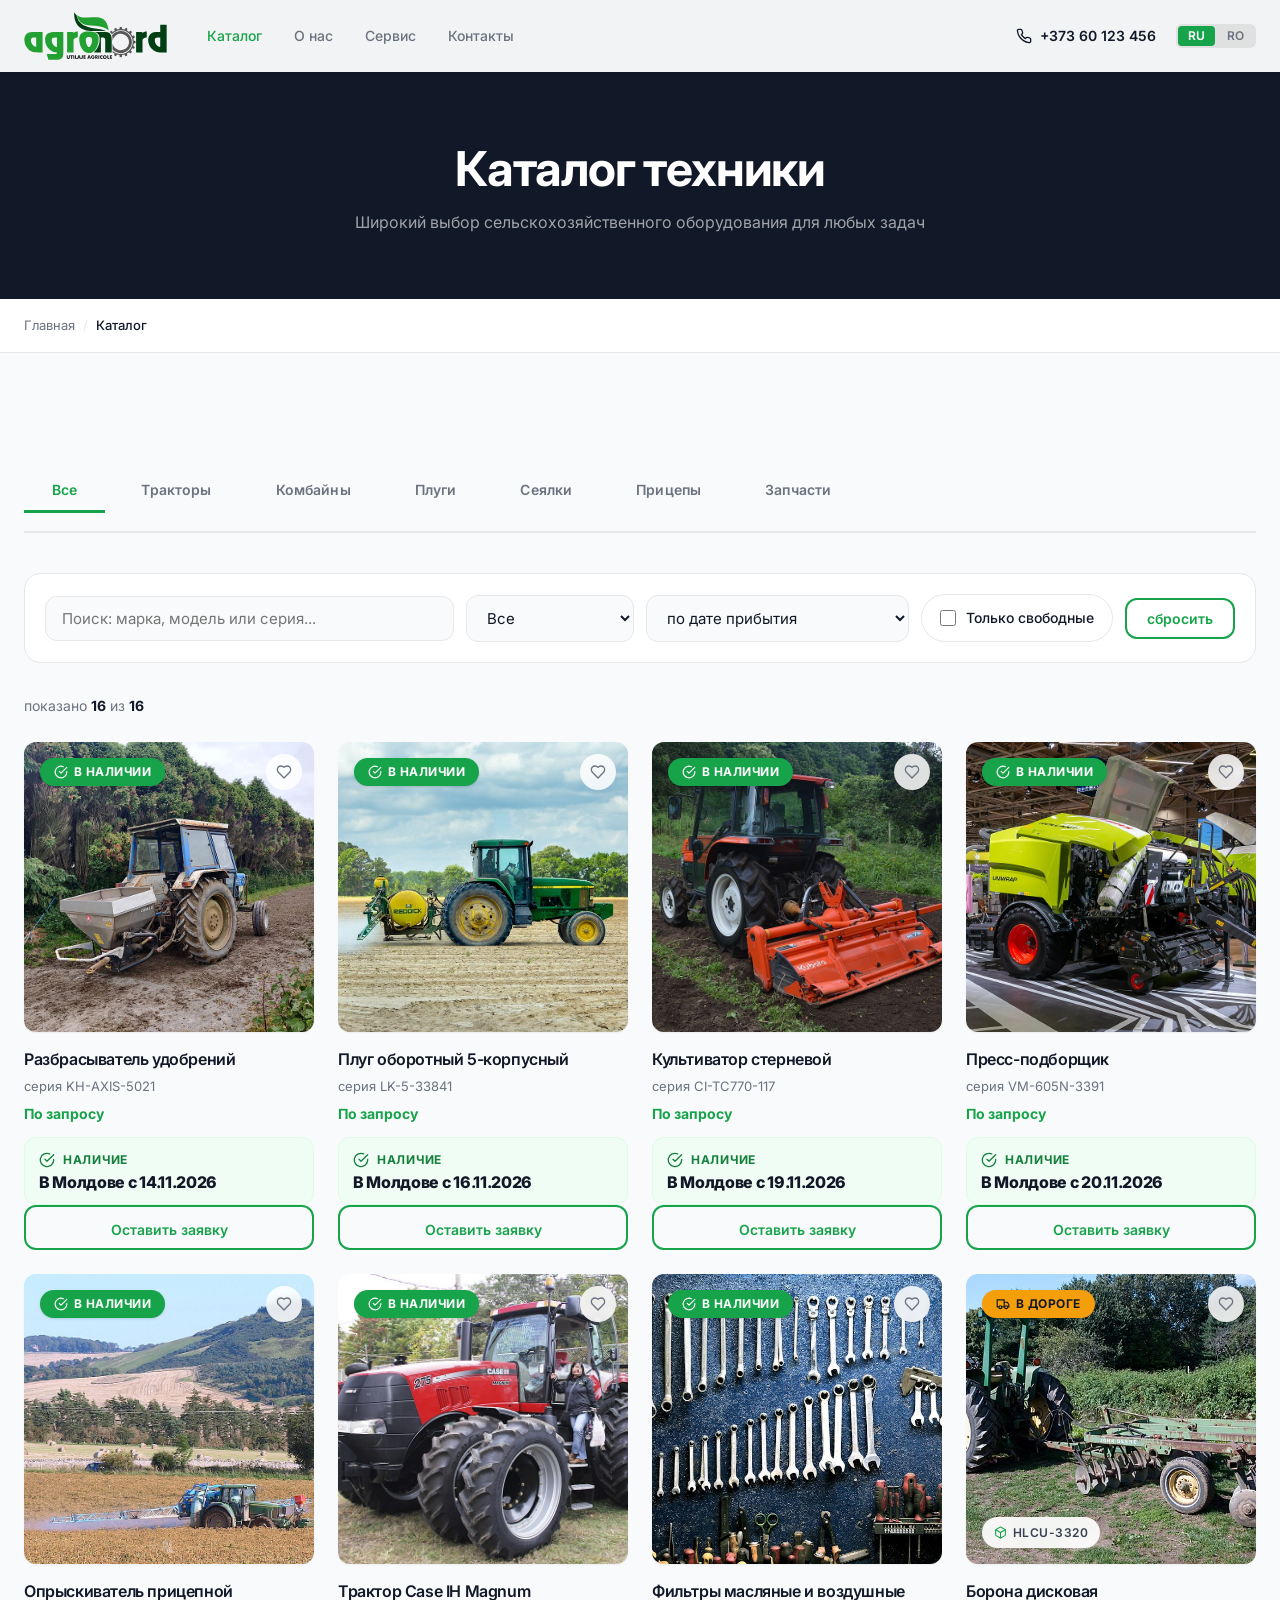
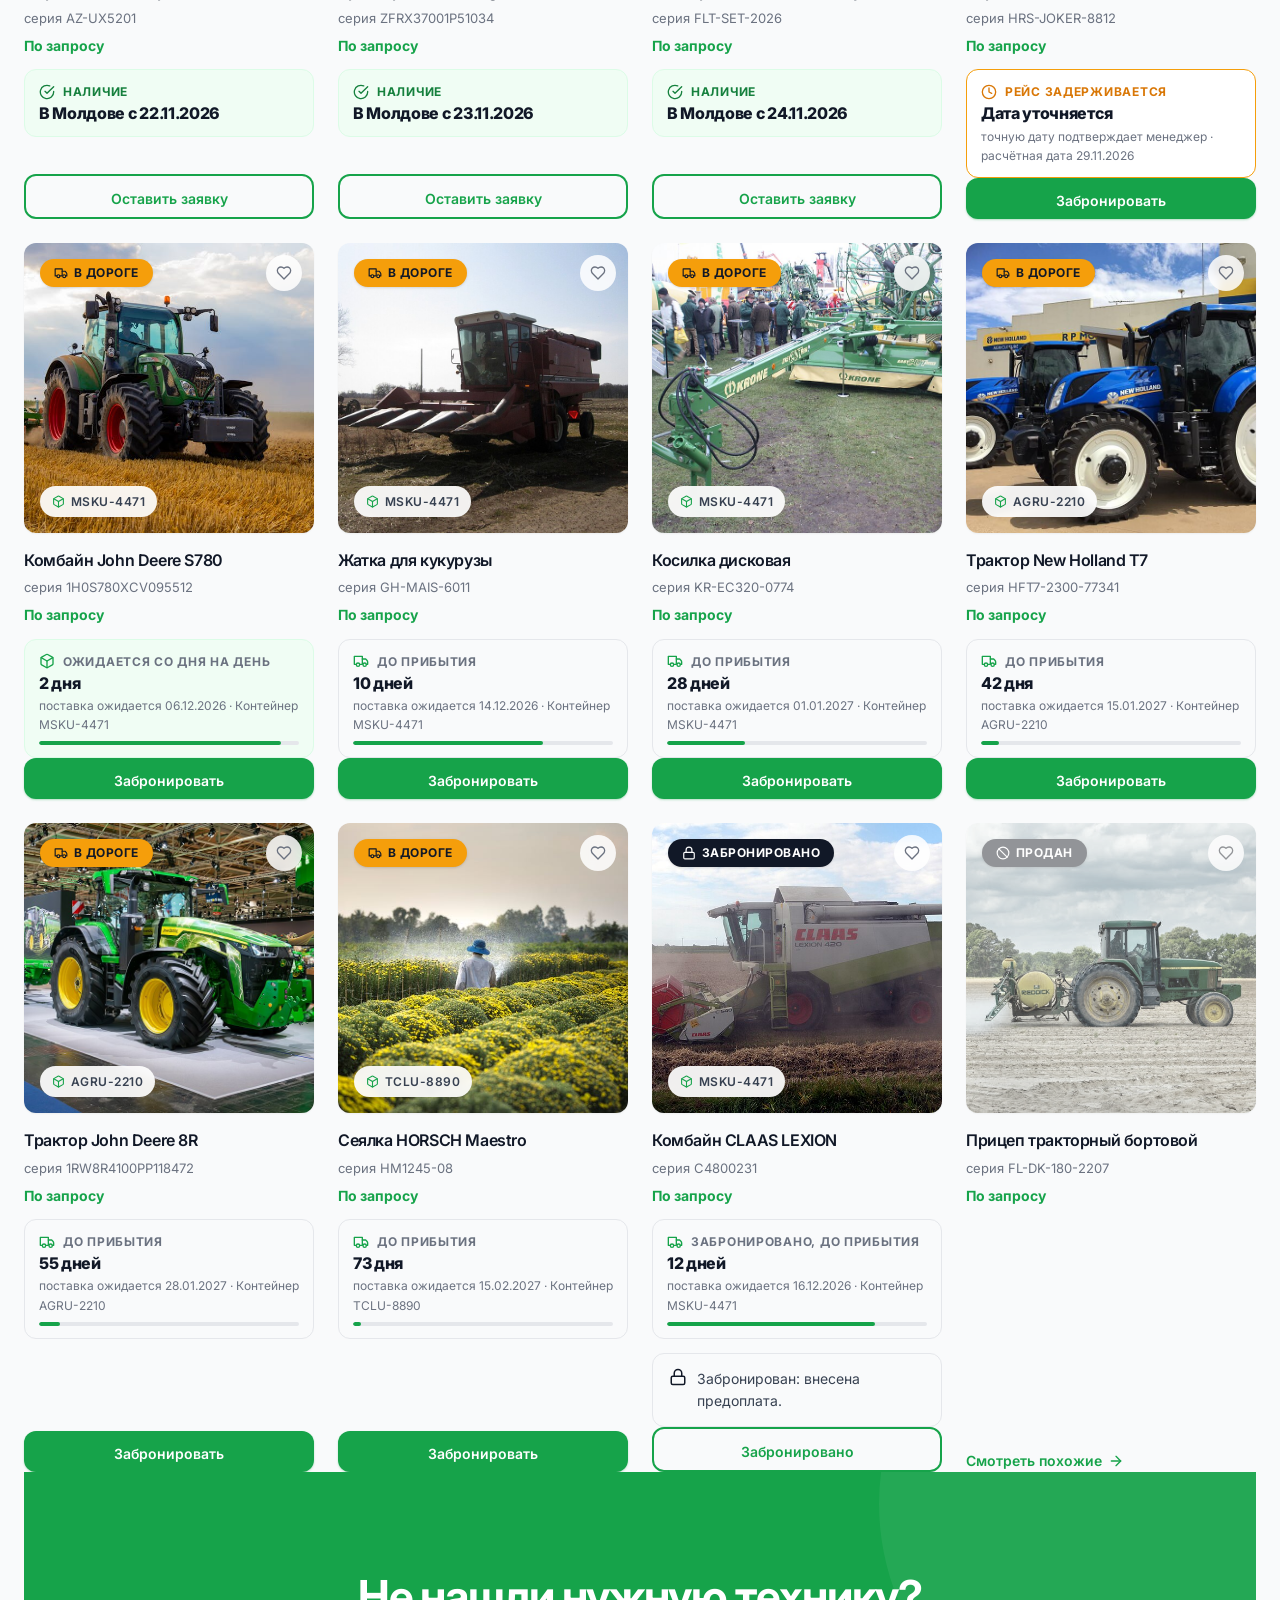
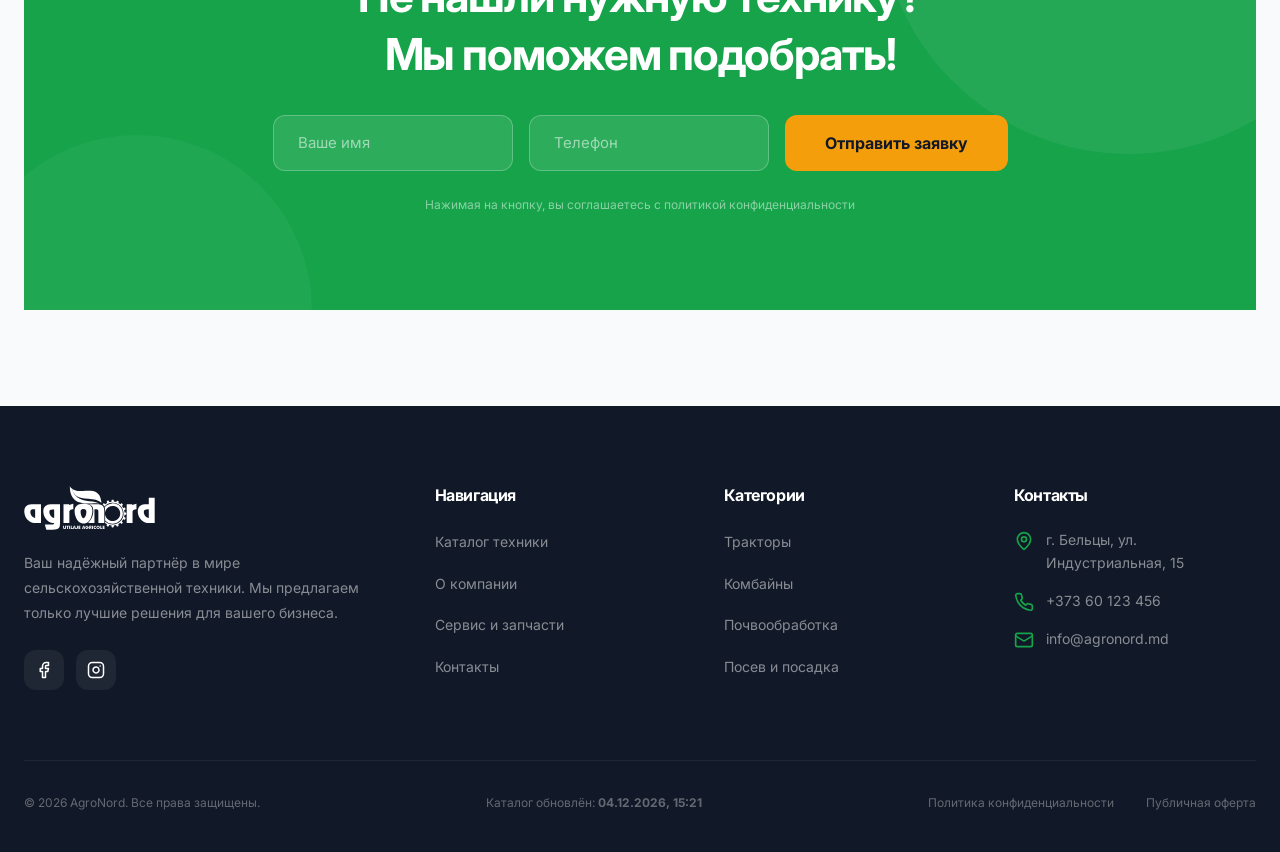
<file: catalog.html>
<!DOCTYPE html>
<html lang="ru">
<head>
  <meta charset="UTF-8" />
  <meta name="viewport" content="width=device-width, initial-scale=1.0" />
  <title>Каталог техники — AgroNord</title>
  <meta name="description" content="Каталог сельскохозяйственной техники AgroNord. Тракторы, комбайны, плуги, сеялки, прицепы и запчасти.">
  <link rel="icon" href="public/logo.svg" type="image/svg+xml">
  <link rel="stylesheet" href="css/style.css" />
</head>
<body>

  <!-- Header -->
  <header class="header scrolled" id="header">
    <div class="container header-inner">
      <div style="display:flex;align-items:center;gap:40px;">
        <a href="index.html" class="header-logo"><img src="public/logo.svg" alt="AgroNord" /></a>
        <nav class="header-nav">
          <a href="catalog.html" style="color:var(--primary);" data-i18n="nav.catalog">Каталог</a>
          <a href="about.html" data-i18n="nav.about">О нас</a>
          <a href="service.html" data-i18n="nav.service">Сервис</a>
          <a href="contacts.html" data-i18n="nav.contacts">Контакты</a>
        </nav>
      </div>
      <div class="header-actions">
        <a href="tel:+37360123456" class="header-phone">
          <svg xmlns="http://www.w3.org/2000/svg" width="16" height="16" viewBox="0 0 24 24" fill="none" stroke="currentColor" stroke-width="2" stroke-linecap="round" stroke-linejoin="round"><path d="M22 16.92v3a2 2 0 0 1-2.18 2 19.79 19.79 0 0 1-8.63-3.07 19.5 19.5 0 0 1-6-6 19.79 19.79 0 0 1-3.07-8.67A2 2 0 0 1 4.11 2h3a2 2 0 0 1 2 1.72 12.84 12.84 0 0 0 .7 2.81 2 2 0 0 1-.45 2.11L8.09 9.91a16 16 0 0 0 6 6l1.27-1.27a2 2 0 0 1 2.11-.45 12.84 12.84 0 0 0 2.81.7A2 2 0 0 1 22 16.92z"/></svg>
          +373 60 123 456
        </a>
        <div class="lang-switch">
          <button class="lang-btn active" data-lang="ru">RU</button>
          <button class="lang-btn" data-lang="ro">RO</button>
        </div>
        <button class="menu-toggle" aria-label="Меню">
          <svg class="menu-icon" xmlns="http://www.w3.org/2000/svg" width="24" height="24" viewBox="0 0 24 24" fill="none" stroke="currentColor" stroke-width="2" stroke-linecap="round" stroke-linejoin="round"><line x1="4" x2="20" y1="12" y2="12"/><line x1="4" x2="20" y1="6" y2="6"/><line x1="4" x2="20" y1="18" y2="18"/></svg>
          <svg class="close-icon" style="display:none" xmlns="http://www.w3.org/2000/svg" width="24" height="24" viewBox="0 0 24 24" fill="none" stroke="currentColor" stroke-width="2" stroke-linecap="round" stroke-linejoin="round"><path d="M18 6 6 18"/><path d="m6 6 12 12"/></svg>
        </button>
      </div>
    </div>
    <div class="mobile-menu">
      <a href="catalog.html" data-i18n="nav.catalog">Каталог</a>
      <a href="about.html" data-i18n="nav.about">О нас</a>
      <a href="service.html" data-i18n="nav.service">Сервис</a>
      <a href="contacts.html" data-i18n="nav.contacts">Контакты</a>
      <div class="mobile-menu-footer">
        <a href="tel:+37360123456" style="display:flex;align-items:center;gap:8px;font-weight:600;color:var(--dark);">
          <svg xmlns="http://www.w3.org/2000/svg" width="16" height="16" viewBox="0 0 24 24" fill="none" stroke="currentColor" stroke-width="2" stroke-linecap="round" stroke-linejoin="round"><path d="M22 16.92v3a2 2 0 0 1-2.18 2 19.79 19.79 0 0 1-8.63-3.07 19.5 19.5 0 0 1-6-6 19.79 19.79 0 0 1-3.07-8.67A2 2 0 0 1 4.11 2h3a2 2 0 0 1 2 1.72 12.84 12.84 0 0 0 .7 2.81 2 2 0 0 1-.45 2.11L8.09 9.91a16 16 0 0 0 6 6l1.27-1.27a2 2 0 0 1 2.11-.45 12.84 12.84 0 0 0 2.81.7A2 2 0 0 1 22 16.92z"/></svg>
          +373 60 123 456
        </a>
      </div>
    <div class="lang-switch" style="margin-top:16px;justify-content:center;">
        <button class="lang-btn active" data-lang="ru">RU</button>
        <button class="lang-btn" data-lang="ro">RO</button>
      </div>
    </div>
  </header>

  <main>
    <!-- Page Hero -->
    <section class="page-hero">
      <div class="container">
        <h1 class="fade-up" data-i18n="catalog.title">Каталог техники</h1>
        <p class="fade-up delay-1" data-i18n="catalog.subtitle">Широкий выбор сельскохозяйственного оборудования для любых задач</p>
      </div>
    </section>

    <!-- Breadcrumbs -->
    <div class="breadcrumbs">
      <div class="container">
        <div class="breadcrumbs-list">
          <a href="index.html" data-i18n="bc.home">Главная</a>
          <span class="sep">/</span>
          <span class="current" data-i18n="bc.catalog">Каталог</span>
        </div>
      </div>
    </div>

    <!-- Catalog -->
    <section class="section" style="background:var(--bg);">
      <div class="container">
        <!-- Filters -->
        <div class="catalog-filters fade-up">
          <button class="filter-btn active" data-filter="all" data-i18n="filter.all">Все</button>
          <button class="filter-btn" data-filter="tractors" data-i18n="filter.tractors">Тракторы</button>
          <button class="filter-btn" data-filter="combines" data-i18n="filter.combines">Комбайны</button>
          <button class="filter-btn" data-filter="plows" data-i18n="filter.plows">Плуги</button>
          <button class="filter-btn" data-filter="seeders" data-i18n="filter.seeders">Сеялки</button>
          <button class="filter-btn" data-filter="trailers" data-i18n="filter.trailers">Прицепы</button>
          <button class="filter-btn" data-filter="parts" data-i18n="filter.parts">Запчасти</button>
        </div>

        <!-- Поиск, статус и сортировка -->
        <div class="shop-toolbar fade-up">
          <input class="form-input" id="shop-search" type="search" data-i18n="catalog.search" placeholder="Поиск: марка, модель или серия..." />
          <select class="shop-select" id="shop-status" aria-label="Статус">
            <option value="all" data-i18n="filter.all">Все</option>
            <option value="stock" data-i18n="status.stock">В наличии</option>
            <option value="transit" data-i18n="status.transit">В дороге</option>
            <option value="reserved" data-i18n="status.reserved">Забронировано</option>
          </select>
          <select class="shop-select" id="shop-sort" aria-label="Сортировка">
            <option value="arrival" data-i18n="catalog.sort.arrival">по дате прибытия</option>
            <option value="new" data-i18n="catalog.sort.new">сначала новые поступления</option>
            <option value="name" data-i18n="catalog.sort.name">по названию</option>
          </select>
          <label class="shop-toggle"><input type="checkbox" id="shop-free" /> <span data-i18n="catalog.free">Только свободные</span></label>
          <button type="button" class="btn btn-secondary btn-sm" id="shop-reset" data-i18n="catalog.reset">сбросить</button>
        </div>

        <div class="catalog-toolbar">
          <span><span data-i18n="catalog.shown">показано</span> <b id="shop-shown">0</b> <span data-i18n="catalog.of">из</span> <b id="shop-total">0</b></span>
          <span id="cont-note"></span>
        </div>

        <div class="products-grid" id="products-grid"></div>


    <!-- CTA -->
    <section class="cta">
      <div class="container">
        <div class="cta-inner">
          <h2 class="fade-up">Не нашли нужную технику?<br>Мы поможем подобрать!</h2>
          <form class="cta-form fade-up delay-1" onsubmit="event.preventDefault(); alert('Спасибо! Мы свяжемся с вами в ближайшее время.');">
            <input type="text" class="cta-input" placeholder="Ваше имя" required />
            <input type="tel" class="cta-input" placeholder="Телефон" required />
            <button type="submit" class="btn btn-accent btn-lg">Отправить заявку</button>
          </form>
          <p class="cta-disclaimer fade-up delay-2">Нажимая на кнопку, вы соглашаетесь с политикой конфиденциальности</p>
        </div>
      </div>
    </section>
  </main>

  <!-- Footer -->
  <footer class="footer">
    <div class="container">
      <div class="footer-grid">
        <div>
          <a href="index.html" class="footer-brand"><img src="public/logo.svg" alt="AgroNord" /></a>
          <p class="footer-desc" data-i18n="footer.desc">Ваш надёжный партнёр в мире сельскохозяйственной техники.</p>
          <div class="footer-socials">
            <a href="#" aria-label="Facebook"><svg xmlns="http://www.w3.org/2000/svg" width="18" height="18" viewBox="0 0 24 24" fill="none" stroke="currentColor" stroke-width="2" stroke-linecap="round" stroke-linejoin="round"><path d="M18 2h-3a5 5 0 0 0-5 5v3H7v4h3v8h4v-8h3l1-4h-4V7a1 1 0 0 1 1-1h3z"/></svg></a>
            <a href="#" aria-label="Instagram"><svg xmlns="http://www.w3.org/2000/svg" width="18" height="18" viewBox="0 0 24 24" fill="none" stroke="currentColor" stroke-width="2" stroke-linecap="round" stroke-linejoin="round"><rect width="20" height="20" x="2" y="2" rx="5" ry="5"/><path d="M16 11.37A4 4 0 1 1 12.63 8 4 4 0 0 1 16 11.37z"/><line x1="17.5" x2="17.51" y1="6.5" y2="6.5"/></svg></a>
          </div>
        </div>
        <div>
          <h4 data-i18n="footer.nav">Навигация</h4>
          <ul class="footer-links">
            <li><a href="catalog.html" data-i18n="footer.nav.catalog">Каталог техники</a></li>
            <li><a href="about.html" data-i18n="footer.nav.about">О компании</a></li>
            <li><a href="service.html" data-i18n="footer.nav.service">Сервис и запчасти</a></li>
            <li><a href="contacts.html" data-i18n="nav.contacts">Контакты</a></li>
          </ul>
        </div>
        <div>
          <h4 data-i18n="footer.categories">Категории</h4>
          <ul class="footer-links">
            <li><a href="catalog.html?cat=tractors" data-i18n="footer.cat.tractors">Тракторы</a></li>
            <li><a href="catalog.html?cat=combines" data-i18n="footer.cat.combines">Комбайны</a></li>
            <li><a href="catalog.html?cat=plows" data-i18n="footer.cat.soil">Почвообработка</a></li>
            <li><a href="catalog.html?cat=seeders" data-i18n="footer.cat.seeding">Посев и посадка</a></li>
          </ul>
        </div>
        <div>
          <h4 data-i18n="footer.contacts">Контакты</h4>
          <ul class="footer-contact">
            <li>
              <svg xmlns="http://www.w3.org/2000/svg" width="20" height="20" viewBox="0 0 24 24" fill="none" stroke="currentColor" stroke-width="2" stroke-linecap="round" stroke-linejoin="round"><path d="M20 10c0 4.993-5.539 10.193-7.399 11.799a1 1 0 0 1-1.202 0C9.539 20.193 4 14.993 4 10a8 8 0 0 1 16 0"/><circle cx="12" cy="10" r="3"/></svg>
              <span data-i18n="footer.address">г. Бельцы, ул. Индустриальная, 15</span>
            </li>
            <li>
              <svg xmlns="http://www.w3.org/2000/svg" width="20" height="20" viewBox="0 0 24 24" fill="none" stroke="currentColor" stroke-width="2" stroke-linecap="round" stroke-linejoin="round"><path d="M22 16.92v3a2 2 0 0 1-2.18 2 19.79 19.79 0 0 1-8.63-3.07 19.5 19.5 0 0 1-6-6 19.79 19.79 0 0 1-3.07-8.67A2 2 0 0 1 4.11 2h3a2 2 0 0 1 2 1.72 12.84 12.84 0 0 0 .7 2.81 2 2 0 0 1-.45 2.11L8.09 9.91a16 16 0 0 0 6 6l1.27-1.27a2 2 0 0 1 2.11-.45 12.84 12.84 0 0 0 2.81.7A2 2 0 0 1 22 16.92z"/></svg>
              <a href="tel:+37360123456">+373 60 123 456</a>
            </li>
            <li>
              <svg xmlns="http://www.w3.org/2000/svg" width="20" height="20" viewBox="0 0 24 24" fill="none" stroke="currentColor" stroke-width="2" stroke-linecap="round" stroke-linejoin="round"><rect width="20" height="16" x="2" y="4" rx="2"/><path d="m22 7-8.97 5.7a1.94 1.94 0 0 1-2.06 0L2 7"/></svg>
              <a href="mailto:info@agronord.md">info@agronord.md</a>
            </li>
          </ul>
        </div>
      </div>
      <div class="footer-bottom">
        <p data-i18n="footer.copy">&copy; 2026 AgroNord. Все права защищены.</p>
        <p class="footer-updated"><span data-i18n="catalog.updated">Каталог обновлён</span>: <b data-updated>—</b></p>
        <div class="footer-bottom-links">
          <a href="#" data-i18n="footer.privacy">Политика конфиденциальности</a>
          <a href="#" data-i18n="footer.terms">Публичная оферта</a>
        </div>
      </div>
    </div>
  </footer>

  <script src="js/i18n.js"></script>
  <script src="js/main.js"></script>
  <script src="js/data.js"></script>
  <script src="js/shop.js"></script>
  <script>
    // Activate filter from URL query parameter
    (function() {
      const params = new URLSearchParams(window.location.search);
      const cat = params.get('cat');
      if (cat) {
        const btn = document.querySelector('[data-filter="' + cat + '"]');
        if (btn) btn.click();
      }
    })();
  </script>
</body>
</html>
</file>
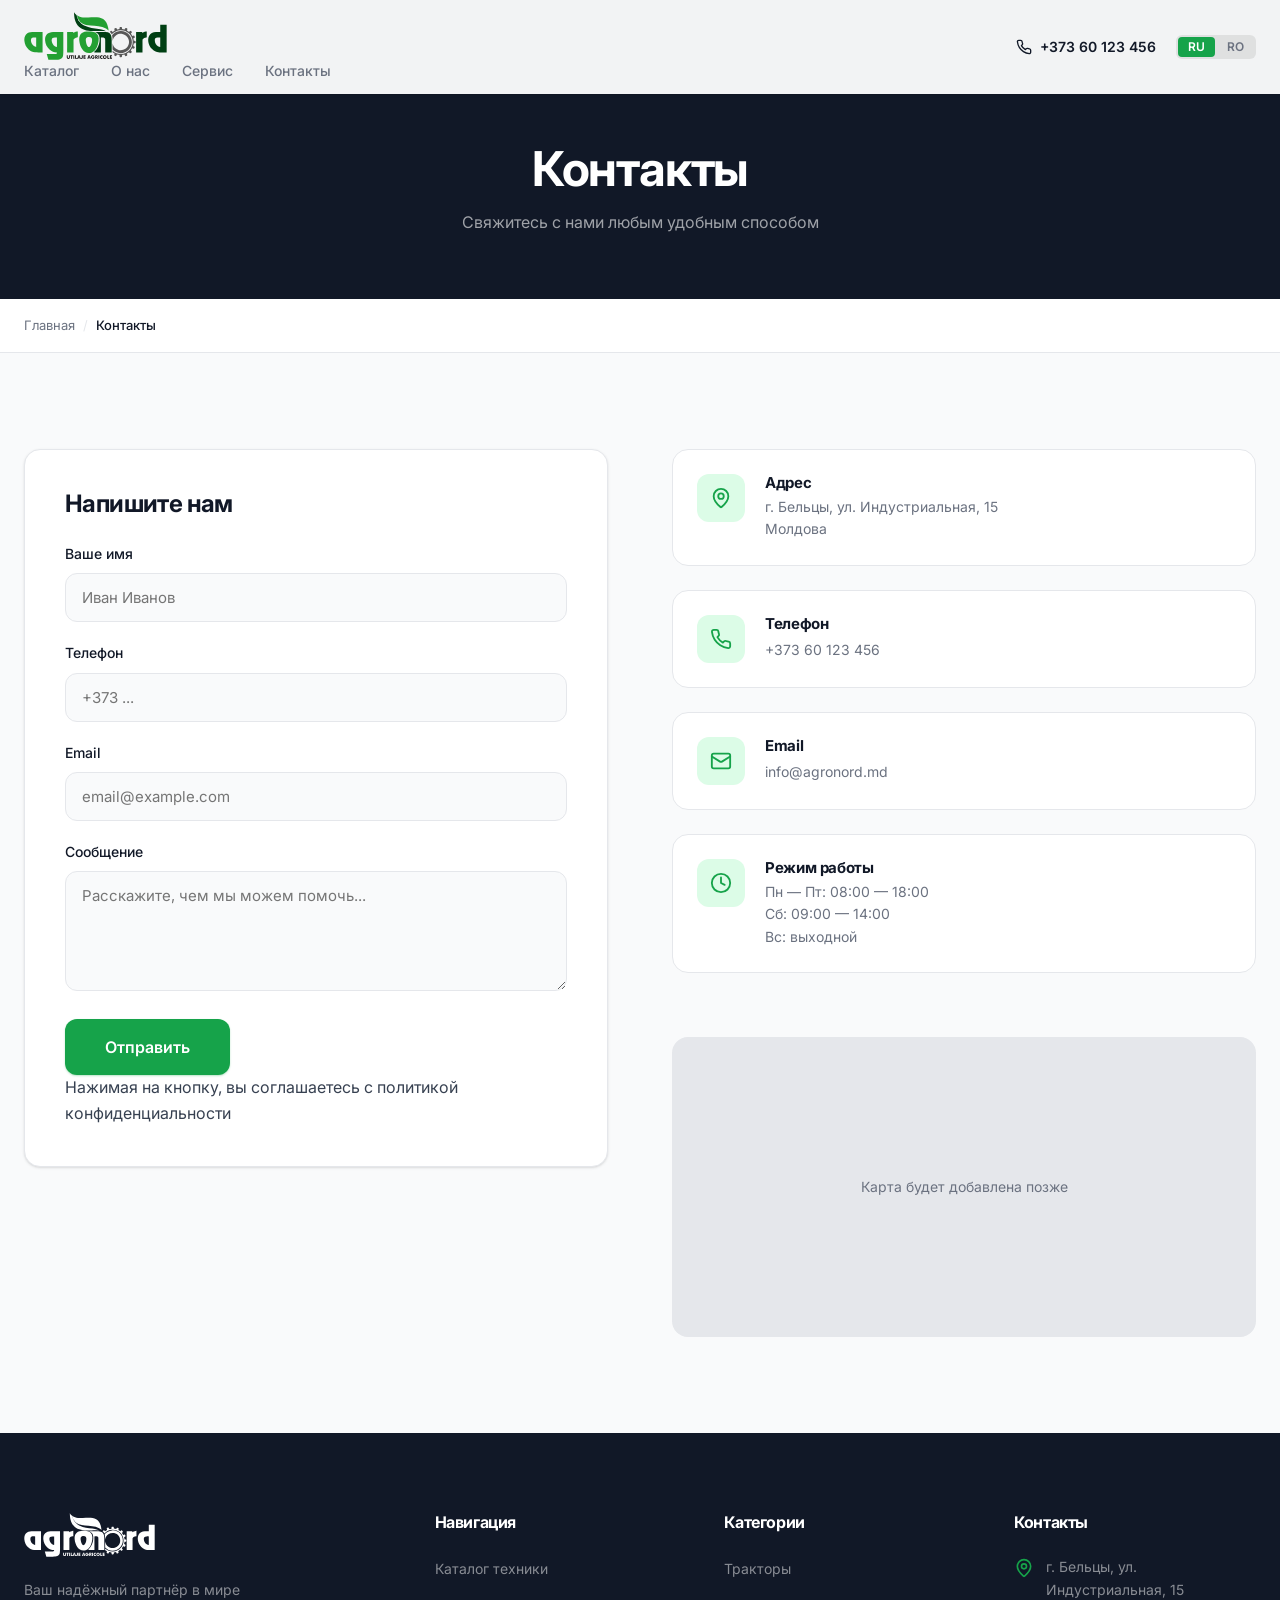
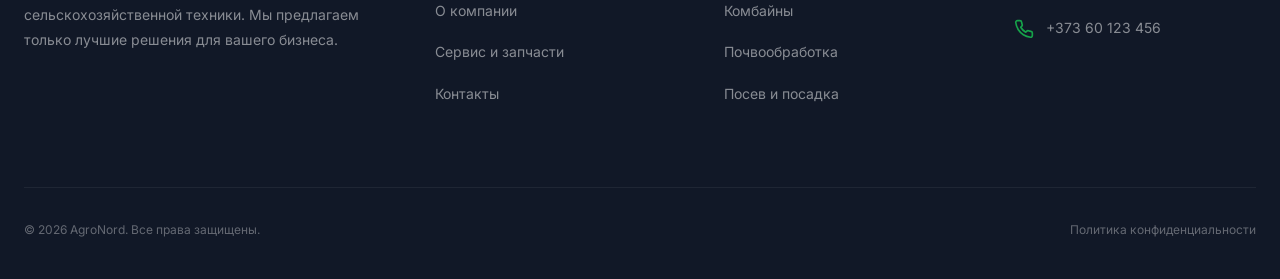
<file: contacts.html>
<!DOCTYPE html>
<html lang="ru">
<head>
  <meta charset="UTF-8" />
  <meta name="viewport" content="width=device-width, initial-scale=1.0" />
  <title>Контакты — AgroNord</title>
  <meta name="description" content="Свяжитесь с AgroNord. Адрес, телефон, email и форма обратной связи.">
  <link rel="icon" href="public/logo.svg" type="image/svg+xml">
  <link rel="stylesheet" href="css/style.css" />
</head>
<body>

  <!-- Header -->
  <header class="header scrolled" id="header">
    <div class="container header-inner">
      <div class="header-left">
        <a href="index.html" class="header-logo"><img src="public/logo.svg" alt="AgroNord" /></a>
        <nav class="header-nav">
          <a href="catalog.html" data-i18n="nav.catalog">Каталог</a>
          <a href="about.html" data-i18n="nav.about">О нас</a>
          <a href="service.html" data-i18n="nav.service">Сервис</a>
          <a href="contacts.html" class="is-current" data-i18n="nav.contacts">Контакты</a>
        </nav>
      </div>
      <div class="header-actions">
        <a href="tel:+37360123456" class="header-phone">
          <svg xmlns="http://www.w3.org/2000/svg" width="16" height="16" viewBox="0 0 24 24" fill="none" stroke="currentColor" stroke-width="2" stroke-linecap="round" stroke-linejoin="round"><path d="M22 16.92v3a2 2 0 0 1-2.18 2 19.79 19.79 0 0 1-8.63-3.07 19.5 19.5 0 0 1-6-6 19.79 19.79 0 0 1-3.07-8.67A2 2 0 0 1 4.11 2h3a2 2 0 0 1 2 1.72 12.84 12.84 0 0 0 .7 2.81 2 2 0 0 1-.45 2.11L8.09 9.91a16 16 0 0 0 6 6l1.27-1.27a2 2 0 0 1 2.11-.45 12.84 12.84 0 0 0 2.81.7A2 2 0 0 1 22 16.92z"/></svg>
          +373 60 123 456
        </a>
        <div class="lang-switch">
          <button class="lang-btn active" data-lang="ru">RU</button>
          <button class="lang-btn" data-lang="ro">RO</button>
        </div>
        <button class="menu-toggle" aria-label="Меню">
          <svg class="menu-icon" xmlns="http://www.w3.org/2000/svg" width="24" height="24" viewBox="0 0 24 24" fill="none" stroke="currentColor" stroke-width="2" stroke-linecap="round" stroke-linejoin="round"><line x1="4" x2="20" y1="12" y2="12"/><line x1="4" x2="20" y1="6" y2="6"/><line x1="4" x2="20" y1="18" y2="18"/></svg>
          <svg class="close-icon" xmlns="http://www.w3.org/2000/svg" width="24" height="24" viewBox="0 0 24 24" fill="none" stroke="currentColor" stroke-width="2" stroke-linecap="round" stroke-linejoin="round"><path d="M18 6 6 18"/><path d="m6 6 12 12"/></svg>
        </button>
      </div>
    </div>
    <div class="mobile-menu">
      <a href="catalog.html" data-i18n="nav.catalog">Каталог</a>
      <a href="about.html" data-i18n="nav.about">О нас</a>
      <a href="service.html" data-i18n="nav.service">Сервис</a>
      <a href="contacts.html" data-i18n="nav.contacts">Контакты</a>
    <div class="lang-switch lang-switch-mobile">
        <button class="lang-btn active" data-lang="ru">RU</button>
        <button class="lang-btn" data-lang="ro">RO</button>
      </div>
    </div>
  </header>

  <main>
    <section class="page-hero">
      <div class="container">
        <h1 class="fade-up" data-i18n="contacts.title">Контакты</h1>
        <p class="fade-up delay-1" data-i18n="contacts.subtitle">Свяжитесь с нами любым удобным способом</p>
      </div>
    </section>

    <div class="breadcrumbs">
      <div class="container">
        <div class="breadcrumbs-list">
          <a href="index.html" data-i18n="bc.home">Главная</a>
          <span class="sep">/</span>
          <span class="current" data-i18n="nav.contacts">Контакты</span>
        </div>
      </div>
    </div>

    <!-- Contacts -->
    <section class="section section--soft">
      <div class="container">
        <div class="contacts-grid">
          <!-- Form -->
          <div class="contact-form fade-up">
            <h3 data-i18n="contacts.form.title">Напишите нам</h3>
            <form onsubmit="event.preventDefault(); alert('Сообщение отправлено! Мы ответим вам в ближайшее время.');">
              <div class="form-group">
                <label for="name" data-i18n="contacts.form.name">Ваше имя</label>
                <input type="text" id="name" class="form-input" placeholder="Иван Иванов" required />
              </div>
              <div class="form-group">
                <label for="phone" data-i18n="contacts.form.phone">Телефон</label>
                <input type="tel" id="phone" class="form-input" placeholder="+373 ..." required />
              </div>
              <div class="form-group">
                <label for="email" data-i18n="contacts.form.email">Email</label>
                <input type="email" id="email" class="form-input" placeholder="email@example.com" />
              </div>
              <div class="form-group">
                <label for="message" data-i18n="contacts.form.message">Сообщение</label>
                <textarea id="message" class="form-input" placeholder="Расскажите, чем мы можем помочь..."></textarea>
              </div>
              <button type="submit" class="btn btn-primary btn-lg btn-block" data-i18n="contacts.form.submit">Отправить сообщение</button>
              <p class="form-note">Нажимая на кнопку, вы соглашаетесь с политикой конфиденциальности</p>
            </form>
          </div>

          <!-- Contact Info -->
          <div class="contact-info-cards fade-up delay-1">
            <div class="contact-info-card">
              <div class="contact-info-icon">
                <svg xmlns="http://www.w3.org/2000/svg" width="22" height="22" viewBox="0 0 24 24" fill="none" stroke="currentColor" stroke-width="2" stroke-linecap="round" stroke-linejoin="round"><path d="M20 10c0 4.993-5.539 10.193-7.399 11.799a1 1 0 0 1-1.202 0C9.539 20.193 4 14.993 4 10a8 8 0 0 1 16 0"/><circle cx="12" cy="10" r="3"/></svg>
              </div>
              <div>
                <h4 data-i18n="contacts.address.label">Адрес</h4>
                <p>г. Бельцы, ул. Индустриальная, 15<br>Молдова</p>
              </div>
            </div>
            <div class="contact-info-card">
              <div class="contact-info-icon">
                <svg xmlns="http://www.w3.org/2000/svg" width="22" height="22" viewBox="0 0 24 24" fill="none" stroke="currentColor" stroke-width="2" stroke-linecap="round" stroke-linejoin="round"><path d="M22 16.92v3a2 2 0 0 1-2.18 2 19.79 19.79 0 0 1-8.63-3.07 19.5 19.5 0 0 1-6-6 19.79 19.79 0 0 1-3.07-8.67A2 2 0 0 1 4.11 2h3a2 2 0 0 1 2 1.72 12.84 12.84 0 0 0 .7 2.81 2 2 0 0 1-.45 2.11L8.09 9.91a16 16 0 0 0 6 6l1.27-1.27a2 2 0 0 1 2.11-.45 12.84 12.84 0 0 0 2.81.7A2 2 0 0 1 22 16.92z"/></svg>
              </div>
              <div>
                <h4 data-i18n="contacts.phone.label">Телефон</h4>
                <a href="tel:+37360123456">+373 60 123 456</a>
              </div>
            </div>
            <div class="contact-info-card">
              <div class="contact-info-icon">
                <svg xmlns="http://www.w3.org/2000/svg" width="22" height="22" viewBox="0 0 24 24" fill="none" stroke="currentColor" stroke-width="2" stroke-linecap="round" stroke-linejoin="round"><rect width="20" height="16" x="2" y="4" rx="2"/><path d="m22 7-8.97 5.7a1.94 1.94 0 0 1-2.06 0L2 7"/></svg>
              </div>
              <div>
                <h4 data-i18n="contacts.email.label">Email</h4>
                <a href="mailto:info@agronord.md">info@agronord.md</a>
              </div>
            </div>
            <div class="contact-info-card">
              <div class="contact-info-icon">
                <svg xmlns="http://www.w3.org/2000/svg" width="22" height="22" viewBox="0 0 24 24" fill="none" stroke="currentColor" stroke-width="2" stroke-linecap="round" stroke-linejoin="round"><circle cx="12" cy="12" r="10"/><polyline points="12 6 12 12 16 14"/></svg>
              </div>
              <div>
                <h4 data-i18n="contacts.hours.label">Режим работы</h4>
                <p>Пн — Пт: 08:00 — 18:00<br>Сб: 09:00 — 14:00<br>Вс: выходной</p>
              </div>
            </div>

            <!-- Map placeholder -->
            <div class="map-placeholder">
              <span>Карта будет добавлена позже</span>
            </div>
          </div>
        </div>
      </div>
    </section>
  </main>

  <!-- Footer -->
  <footer class="footer">
    <div class="container">
      <div class="footer-grid">
        <div>
          <a href="index.html" class="footer-brand"><img src="public/logo.svg" alt="AgroNord" /></a>
          <p class="footer-desc" data-i18n="footer.desc">Ваш надёжный партнёр в мире сельскохозяйственной техники.</p>
        </div>
        <div>
          <h4 data-i18n="footer.nav">Навигация</h4>
          <ul class="footer-links">
            <li><a href="catalog.html" data-i18n="footer.nav.catalog">Каталог техники</a></li>
            <li><a href="about.html" data-i18n="footer.nav.about">О компании</a></li>
            <li><a href="service.html" data-i18n="footer.nav.service">Сервис и запчасти</a></li>
            <li><a href="contacts.html" data-i18n="nav.contacts">Контакты</a></li>
          </ul>
        </div>
        <div>
          <h4 data-i18n="footer.categories">Категории</h4>
          <ul class="footer-links">
            <li><a href="catalog.html?cat=tractors" data-i18n="footer.cat.tractors">Тракторы</a></li>
            <li><a href="catalog.html?cat=combines" data-i18n="footer.cat.combines">Комбайны</a></li>
            <li><a href="catalog.html?cat=plows" data-i18n="footer.cat.soil">Почвообработка</a></li>
            <li><a href="catalog.html?cat=seeders" data-i18n="footer.cat.seeding">Посев и посадка</a></li>
          </ul>
        </div>
        <div>
          <h4 data-i18n="footer.contacts">Контакты</h4>
          <ul class="footer-contact">
            <li>
              <svg xmlns="http://www.w3.org/2000/svg" width="20" height="20" viewBox="0 0 24 24" fill="none" stroke="currentColor" stroke-width="2" stroke-linecap="round" stroke-linejoin="round"><path d="M20 10c0 4.993-5.539 10.193-7.399 11.799a1 1 0 0 1-1.202 0C9.539 20.193 4 14.993 4 10a8 8 0 0 1 16 0"/><circle cx="12" cy="10" r="3"/></svg>
              <span data-i18n="footer.address">г. Бельцы, ул. Индустриальная, 15</span>
            </li>
            <li>
              <svg xmlns="http://www.w3.org/2000/svg" width="20" height="20" viewBox="0 0 24 24" fill="none" stroke="currentColor" stroke-width="2" stroke-linecap="round" stroke-linejoin="round"><path d="M22 16.92v3a2 2 0 0 1-2.18 2 19.79 19.79 0 0 1-8.63-3.07 19.5 19.5 0 0 1-6-6 19.79 19.79 0 0 1-3.07-8.67A2 2 0 0 1 4.11 2h3a2 2 0 0 1 2 1.72 12.84 12.84 0 0 0 .7 2.81 2 2 0 0 1-.45 2.11L8.09 9.91a16 16 0 0 0 6 6l1.27-1.27a2 2 0 0 1 2.11-.45 12.84 12.84 0 0 0 2.81.7A2 2 0 0 1 22 16.92z"/></svg>
              <a href="tel:+37360123456">+373 60 123 456</a>
            </li>
          </ul>
        </div>
      </div>
      <div class="footer-bottom">
        <p data-i18n="footer.copy">&copy; 2026 AgroNord. Все права защищены.</p>
        <div class="footer-bottom-links">
          <a href="#" data-i18n="footer.privacy">Политика конфиденциальности</a>
        </div>
      </div>
    </div>
  </footer>

  <script src="js/i18n.js"></script>
  <script src="js/main.js"></script>
</body>
</html>
</file>
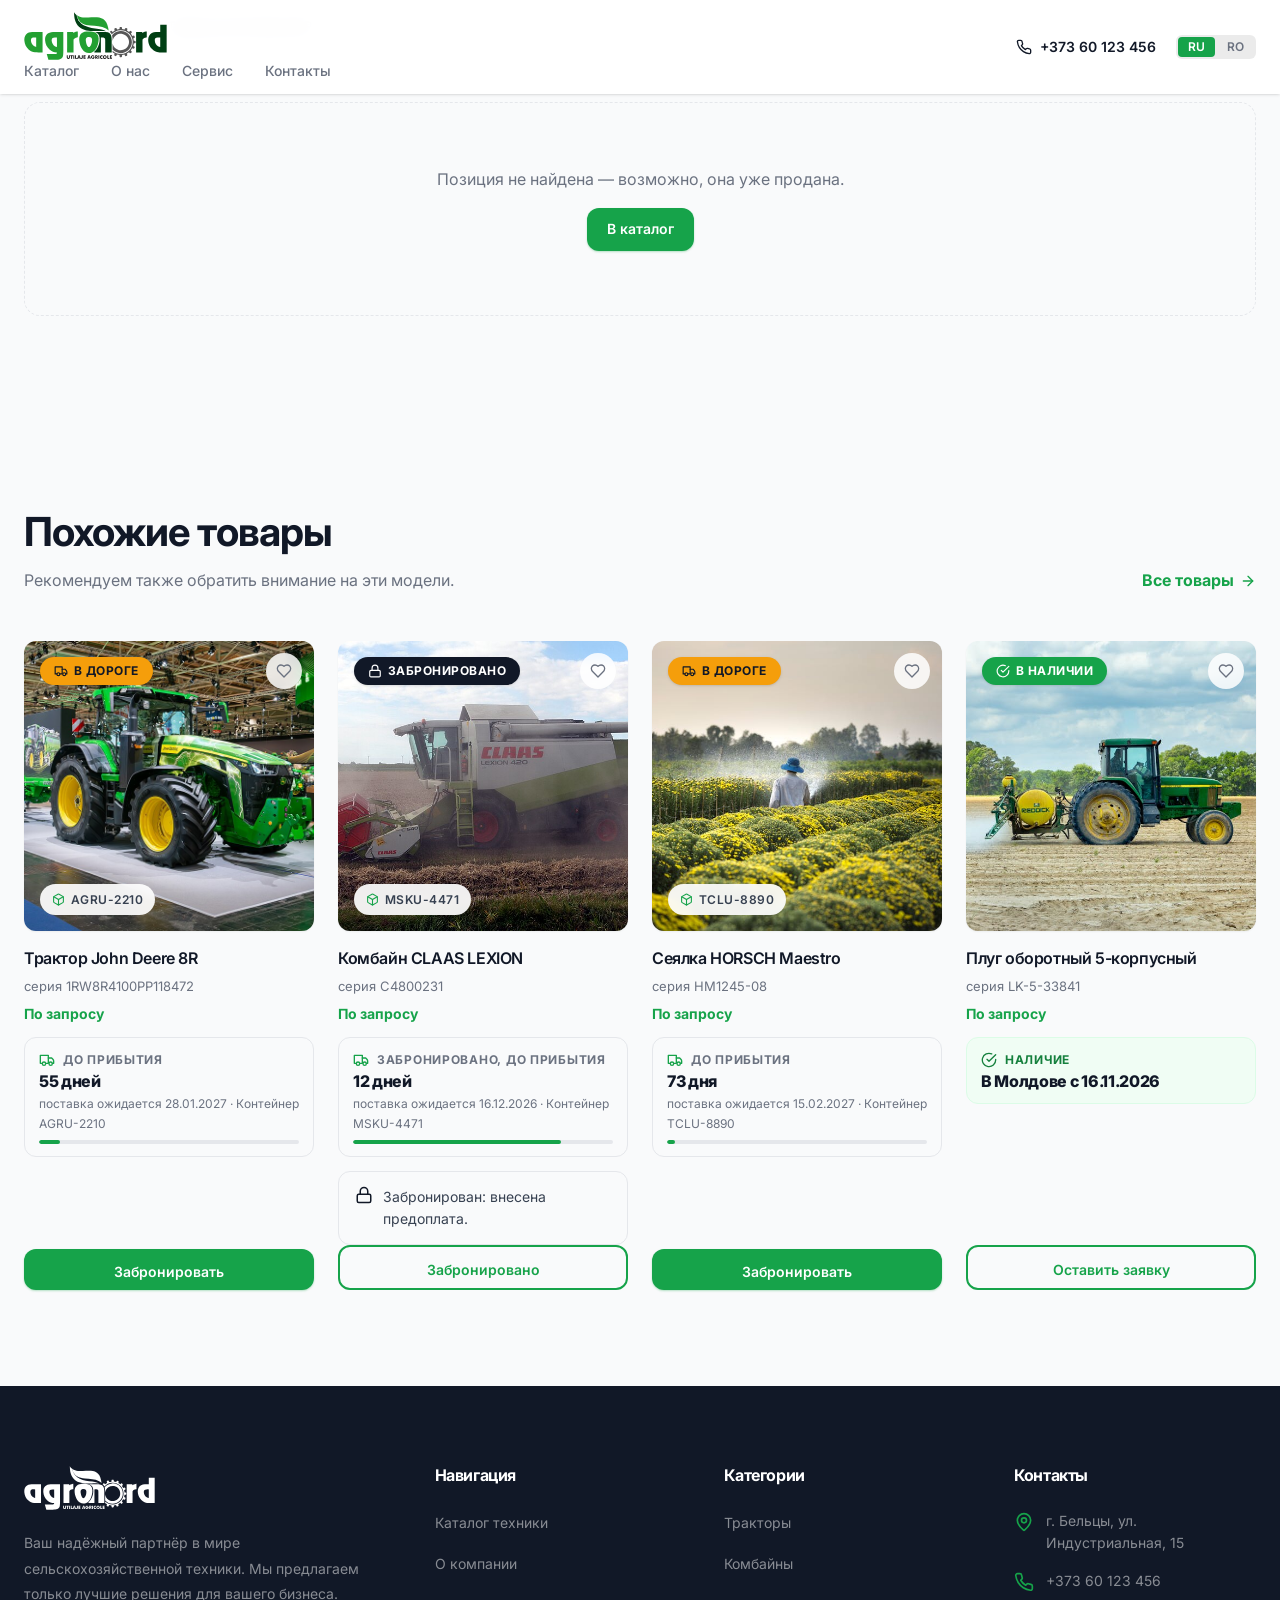
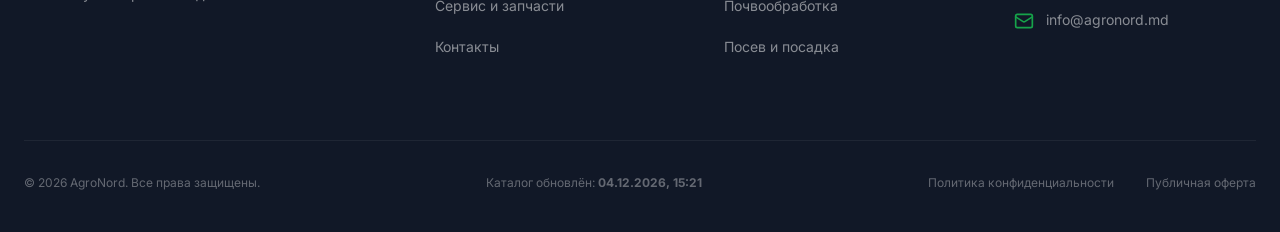
<file: product.html>
<!DOCTYPE html>
<html lang="ru">
<head>
  <meta charset="UTF-8" />
  <meta name="viewport" content="width=device-width, initial-scale=1.0" />
  <title>Трактор John Deere 8R — AgroNord</title>
  <meta name="description" content="Трактор John Deere 8R — максимальная мощность и эффективность для больших полей. Купить в AgroNord.">
  <link rel="icon" href="public/logo.svg" type="image/svg+xml">
  <link rel="stylesheet" href="css/style.css" />
</head>
<body>

  <!-- Header -->
  <header class="header scrolled" id="header">
    <div class="container header-inner">
      <div class="header-left">
        <a href="index.html" class="header-logo"><img src="public/logo.svg" alt="AgroNord" /></a>
        <nav class="header-nav">
          <a href="catalog.html" data-i18n="nav.catalog">Каталог</a>
          <a href="about.html" data-i18n="nav.about">О нас</a>
          <a href="service.html" data-i18n="nav.service">Сервис</a>
          <a href="contacts.html" data-i18n="nav.contacts">Контакты</a>
        </nav>
      </div>
      <div class="header-actions">
        <a href="tel:+37360123456" class="header-phone">
          <svg xmlns="http://www.w3.org/2000/svg" width="16" height="16" viewBox="0 0 24 24" fill="none" stroke="currentColor" stroke-width="2" stroke-linecap="round" stroke-linejoin="round"><path d="M22 16.92v3a2 2 0 0 1-2.18 2 19.79 19.79 0 0 1-8.63-3.07 19.5 19.5 0 0 1-6-6 19.79 19.79 0 0 1-3.07-8.67A2 2 0 0 1 4.11 2h3a2 2 0 0 1 2 1.72 12.84 12.84 0 0 0 .7 2.81 2 2 0 0 1-.45 2.11L8.09 9.91a16 16 0 0 0 6 6l1.27-1.27a2 2 0 0 1 2.11-.45 12.84 12.84 0 0 0 2.81.7A2 2 0 0 1 22 16.92z"/></svg>
          +373 60 123 456
        </a>
        <div class="lang-switch">
          <button class="lang-btn active" data-lang="ru">RU</button>
          <button class="lang-btn" data-lang="ro">RO</button>
        </div>
        <button class="menu-toggle" aria-label="Меню">
          <svg class="menu-icon" xmlns="http://www.w3.org/2000/svg" width="24" height="24" viewBox="0 0 24 24" fill="none" stroke="currentColor" stroke-width="2" stroke-linecap="round" stroke-linejoin="round"><line x1="4" x2="20" y1="12" y2="12"/><line x1="4" x2="20" y1="6" y2="6"/><line x1="4" x2="20" y1="18" y2="18"/></svg>
          <svg class="close-icon" xmlns="http://www.w3.org/2000/svg" width="24" height="24" viewBox="0 0 24 24" fill="none" stroke="currentColor" stroke-width="2" stroke-linecap="round" stroke-linejoin="round"><path d="M18 6 6 18"/><path d="m6 6 12 12"/></svg>
        </button>
      </div>
    </div>
    <div class="mobile-menu">
      <a href="catalog.html" data-i18n="nav.catalog">Каталог</a>
      <a href="about.html" data-i18n="nav.about">О нас</a>
      <a href="service.html" data-i18n="nav.service">Сервис</a>
      <a href="contacts.html" data-i18n="nav.contacts">Контакты</a>
    <div class="lang-switch lang-switch-mobile">
        <button class="lang-btn active" data-lang="ru">RU</button>
        <button class="lang-btn" data-lang="ro">RO</button>
      </div>
    </div>
  </header>

  <main>
    <!-- Breadcrumbs -->
    <div class="breadcrumbs is-offset">
      <div class="container">
        <div class="breadcrumbs-list">
          <a href="index.html" data-i18n="bc.home">Главная</a>
          <span class="sep">/</span>
          <a href="catalog.html" data-i18n="bc.catalog">Каталог</a>
          <span class="sep">/</span>
          <span class="current" id="bc-product">Трактор John Deere 8R</span>
        </div>
      </div>
    </div>

    <!-- Product Detail -->
    <section class="product-detail">
      <div class="container" id="product-detail"></div>
    </section>

    <!-- Related Products -->
    <section class="section section--soft">
      <div class="container">
        <div class="section-header fade-up">
          <div>
            <h2 data-i18n="product.related">Похожие товары</h2>
            <p data-i18n="product.related.desc">Рекомендуем также обратить внимание на эти модели.</p>
          </div>
          <a href="catalog.html" class="section-link">
            Все товары
            <svg xmlns="http://www.w3.org/2000/svg" width="16" height="16" viewBox="0 0 24 24" fill="none" stroke="currentColor" stroke-width="2" stroke-linecap="round" stroke-linejoin="round"><path d="M5 12h14"/><path d="m12 5 7 7-7 7"/></svg>
          </a>
        </div>
        <div class="products-grid" id="related-grid"></div>
      </div>
    </section>
  </main>

  <!-- Footer -->
  <footer class="footer">
    <div class="container">
      <div class="footer-grid">
        <div>
          <a href="index.html" class="footer-brand"><img src="public/logo.svg" alt="AgroNord" /></a>
          <p class="footer-desc" data-i18n="footer.desc">Ваш надёжный партнёр в мире сельскохозяйственной техники.</p>
        </div>
        <div>
          <h4 data-i18n="footer.nav">Навигация</h4>
          <ul class="footer-links">
            <li><a href="catalog.html" data-i18n="footer.nav.catalog">Каталог техники</a></li>
            <li><a href="about.html" data-i18n="footer.nav.about">О компании</a></li>
            <li><a href="service.html" data-i18n="footer.nav.service">Сервис и запчасти</a></li>
            <li><a href="contacts.html" data-i18n="nav.contacts">Контакты</a></li>
          </ul>
        </div>
        <div>
          <h4 data-i18n="footer.categories">Категории</h4>
          <ul class="footer-links">
            <li><a href="catalog.html?cat=tractors" data-i18n="footer.cat.tractors">Тракторы</a></li>
            <li><a href="catalog.html?cat=combines" data-i18n="footer.cat.combines">Комбайны</a></li>
            <li><a href="catalog.html?cat=plows" data-i18n="footer.cat.soil">Почвообработка</a></li>
            <li><a href="catalog.html?cat=seeders" data-i18n="footer.cat.seeding">Посев и посадка</a></li>
          </ul>
        </div>
        <div>
          <h4 data-i18n="footer.contacts">Контакты</h4>
          <ul class="footer-contact">
            <li>
              <svg xmlns="http://www.w3.org/2000/svg" width="20" height="20" viewBox="0 0 24 24" fill="none" stroke="currentColor" stroke-width="2" stroke-linecap="round" stroke-linejoin="round"><path d="M20 10c0 4.993-5.539 10.193-7.399 11.799a1 1 0 0 1-1.202 0C9.539 20.193 4 14.993 4 10a8 8 0 0 1 16 0"/><circle cx="12" cy="10" r="3"/></svg>
              <span data-i18n="footer.address">г. Бельцы, ул. Индустриальная, 15</span>
            </li>
            <li>
              <svg xmlns="http://www.w3.org/2000/svg" width="20" height="20" viewBox="0 0 24 24" fill="none" stroke="currentColor" stroke-width="2" stroke-linecap="round" stroke-linejoin="round"><path d="M22 16.92v3a2 2 0 0 1-2.18 2 19.79 19.79 0 0 1-8.63-3.07 19.5 19.5 0 0 1-6-6 19.79 19.79 0 0 1-3.07-8.67A2 2 0 0 1 4.11 2h3a2 2 0 0 1 2 1.72 12.84 12.84 0 0 0 .7 2.81 2 2 0 0 1-.45 2.11L8.09 9.91a16 16 0 0 0 6 6l1.27-1.27a2 2 0 0 1 2.11-.45 12.84 12.84 0 0 0 2.81.7A2 2 0 0 1 22 16.92z"/></svg>
              <a href="tel:+37360123456">+373 60 123 456</a>
            </li>
            <li>
              <svg xmlns="http://www.w3.org/2000/svg" width="20" height="20" viewBox="0 0 24 24" fill="none" stroke="currentColor" stroke-width="2" stroke-linecap="round" stroke-linejoin="round"><rect width="20" height="16" x="2" y="4" rx="2"/><path d="m22 7-8.97 5.7a1.94 1.94 0 0 1-2.06 0L2 7"/></svg>
              <a href="mailto:info@agronord.md">info@agronord.md</a>
            </li>
          </ul>
        </div>
      </div>
      <div class="footer-bottom">
        <p data-i18n="footer.copy">&copy; 2026 AgroNord. Все права защищены.</p>
        <p class="footer-updated"><span data-i18n="catalog.updated">Каталог обновлён</span>: <b data-updated>—</b></p>
        <div class="footer-bottom-links">
          <a href="#" data-i18n="footer.privacy">Политика конфиденциальности</a>
          <a href="#" data-i18n="footer.terms">Публичная оферта</a>
        </div>
      </div>
    </div>
  </footer>

  <script src="js/i18n.js"></script>
  <script src="js/main.js"></script>
  <script src="js/data.js"></script>
  <script src="js/shop.js"></script>
</body>
</html>
</file>
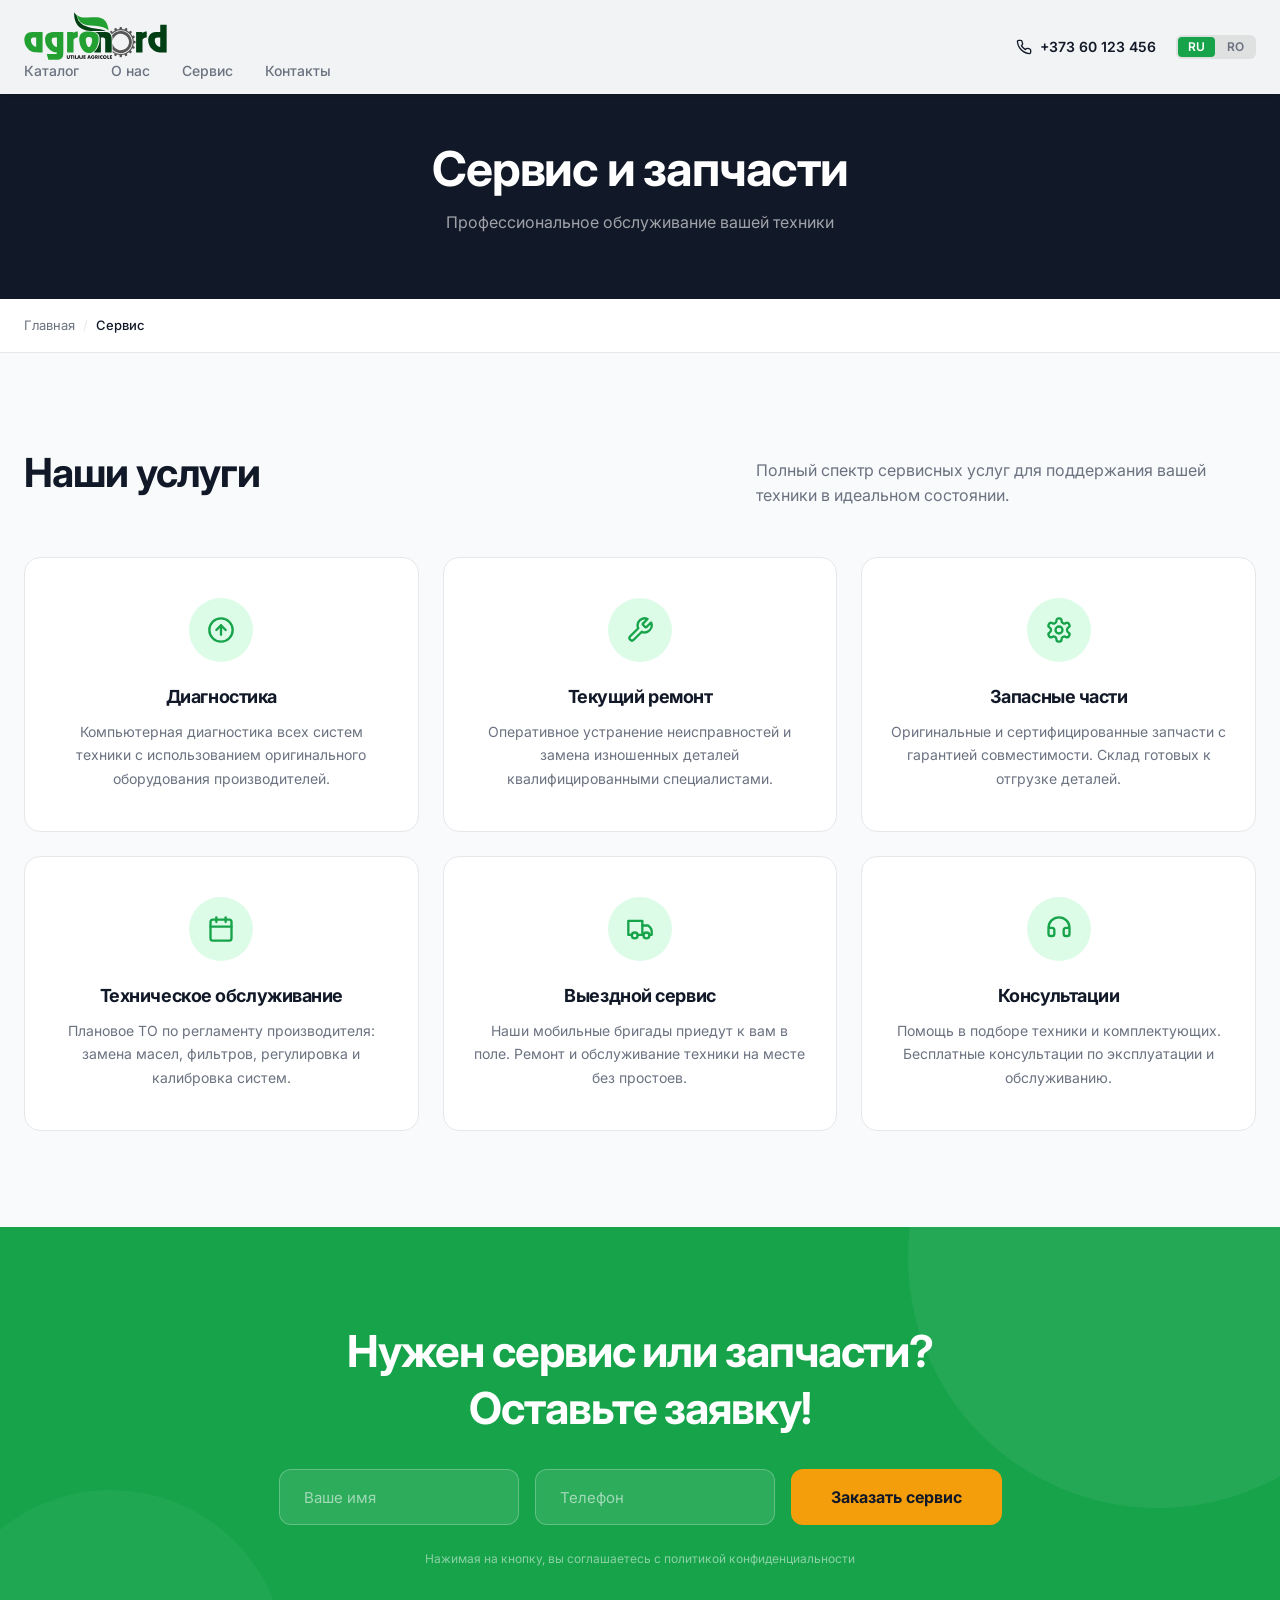
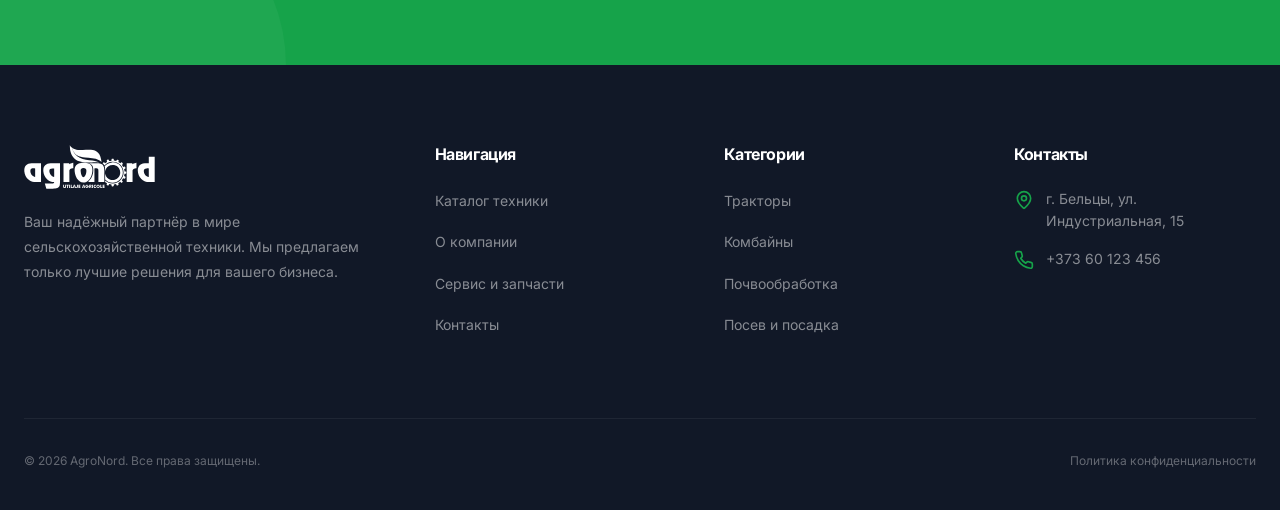
<file: service.html>
<!DOCTYPE html>
<html lang="ru">
<head>
  <meta charset="UTF-8" />
  <meta name="viewport" content="width=device-width, initial-scale=1.0" />
  <title>Сервис — AgroNord</title>
  <meta name="description" content="Сервисное обслуживание сельскохозяйственной техники от AgroNord. Диагностика, ремонт, запасные части.">
  <link rel="icon" href="public/logo.svg" type="image/svg+xml">
  <link rel="stylesheet" href="css/style.css" />
</head>
<body>

  <!-- Header -->
  <header class="header scrolled" id="header">
    <div class="container header-inner">
      <div class="header-left">
        <a href="index.html" class="header-logo"><img src="public/logo.svg" alt="AgroNord" /></a>
        <nav class="header-nav">
          <a href="catalog.html" data-i18n="nav.catalog">Каталог</a>
          <a href="about.html" data-i18n="nav.about">О нас</a>
          <a href="service.html" class="is-current" data-i18n="nav.service">Сервис</a>
          <a href="contacts.html" data-i18n="nav.contacts">Контакты</a>
        </nav>
      </div>
      <div class="header-actions">
        <a href="tel:+37360123456" class="header-phone">
          <svg xmlns="http://www.w3.org/2000/svg" width="16" height="16" viewBox="0 0 24 24" fill="none" stroke="currentColor" stroke-width="2" stroke-linecap="round" stroke-linejoin="round"><path d="M22 16.92v3a2 2 0 0 1-2.18 2 19.79 19.79 0 0 1-8.63-3.07 19.5 19.5 0 0 1-6-6 19.79 19.79 0 0 1-3.07-8.67A2 2 0 0 1 4.11 2h3a2 2 0 0 1 2 1.72 12.84 12.84 0 0 0 .7 2.81 2 2 0 0 1-.45 2.11L8.09 9.91a16 16 0 0 0 6 6l1.27-1.27a2 2 0 0 1 2.11-.45 12.84 12.84 0 0 0 2.81.7A2 2 0 0 1 22 16.92z"/></svg>
          +373 60 123 456
        </a>
        <div class="lang-switch">
          <button class="lang-btn active" data-lang="ru">RU</button>
          <button class="lang-btn" data-lang="ro">RO</button>
        </div>
        <button class="menu-toggle" aria-label="Меню">
          <svg class="menu-icon" xmlns="http://www.w3.org/2000/svg" width="24" height="24" viewBox="0 0 24 24" fill="none" stroke="currentColor" stroke-width="2" stroke-linecap="round" stroke-linejoin="round"><line x1="4" x2="20" y1="12" y2="12"/><line x1="4" x2="20" y1="6" y2="6"/><line x1="4" x2="20" y1="18" y2="18"/></svg>
          <svg class="close-icon" xmlns="http://www.w3.org/2000/svg" width="24" height="24" viewBox="0 0 24 24" fill="none" stroke="currentColor" stroke-width="2" stroke-linecap="round" stroke-linejoin="round"><path d="M18 6 6 18"/><path d="m6 6 12 12"/></svg>
        </button>
      </div>
    </div>
    <div class="mobile-menu">
      <a href="catalog.html" data-i18n="nav.catalog">Каталог</a>
      <a href="about.html" data-i18n="nav.about">О нас</a>
      <a href="service.html" data-i18n="nav.service">Сервис</a>
      <a href="contacts.html" data-i18n="nav.contacts">Контакты</a>
    <div class="lang-switch lang-switch-mobile">
        <button class="lang-btn active" data-lang="ru">RU</button>
        <button class="lang-btn" data-lang="ro">RO</button>
      </div>
    </div>
  </header>

  <main>
    <section class="page-hero">
      <div class="container">
        <h1 class="fade-up" data-i18n="service.title">Сервис и запчасти</h1>
        <p class="fade-up delay-1" data-i18n="service.subtitle">Профессиональное обслуживание вашей техники</p>
      </div>
    </section>

    <div class="breadcrumbs">
      <div class="container">
        <div class="breadcrumbs-list">
          <a href="index.html" data-i18n="bc.home">Главная</a>
          <span class="sep">/</span>
          <span class="current" data-i18n="nav.service">Сервис</span>
        </div>
      </div>
    </div>

    <!-- Services -->
    <section class="section section--white">
      <div class="container">
        <div class="section-header is-center fade-up">
          <h2 data-i18n="service.section.title">Наши услуги</h2>
          <p>Полный спектр сервисных услуг для поддержания вашей техники в идеальном состоянии.</p>
        </div>
        <div class="services-grid">
          <div class="service-card fade-up">
            <div class="service-card-icon">
              <svg xmlns="http://www.w3.org/2000/svg" width="28" height="28" viewBox="0 0 24 24" fill="none" stroke="currentColor" stroke-width="2" stroke-linecap="round" stroke-linejoin="round"><circle cx="12" cy="12" r="10"/><path d="m16 12-4-4-4 4"/><path d="M12 16V8"/></svg>
            </div>
            <h3 data-i18n="service.diag.title">Диагностика</h3>
            <p>Компьютерная диагностика всех систем техники с использованием оригинального оборудования производителей.</p>
          </div>
          <div class="service-card fade-up delay-1">
            <div class="service-card-icon">
              <svg xmlns="http://www.w3.org/2000/svg" width="28" height="28" viewBox="0 0 24 24" fill="none" stroke="currentColor" stroke-width="2" stroke-linecap="round" stroke-linejoin="round"><path d="M14.7 6.3a1 1 0 0 0 0 1.4l1.6 1.6a1 1 0 0 0 1.4 0l3.77-3.77a6 6 0 0 1-7.94 7.94l-6.91 6.91a2.12 2.12 0 0 1-3-3l6.91-6.91a6 6 0 0 1 7.94-7.94l-3.76 3.76z"/></svg>
            </div>
            <h3 data-i18n="service.repair.title">Текущий ремонт</h3>
            <p>Оперативное устранение неисправностей и замена изношенных деталей квалифицированными специалистами.</p>
          </div>
          <div class="service-card fade-up delay-2">
            <div class="service-card-icon">
              <svg xmlns="http://www.w3.org/2000/svg" width="28" height="28" viewBox="0 0 24 24" fill="none" stroke="currentColor" stroke-width="2" stroke-linecap="round" stroke-linejoin="round"><path d="M12.22 2h-.44a2 2 0 0 0-2 2v.18a2 2 0 0 1-1 1.73l-.43.25a2 2 0 0 1-2 0l-.15-.08a2 2 0 0 0-2.73.73l-.22.38a2 2 0 0 0 .73 2.73l.15.1a2 2 0 0 1 1 1.72v.51a2 2 0 0 1-1 1.74l-.15.09a2 2 0 0 0-.73 2.73l.22.38a2 2 0 0 0 2.73.73l.15-.08a2 2 0 0 1 2 0l.43.25a2 2 0 0 1 1 1.73V20a2 2 0 0 0 2 2h.44a2 2 0 0 0 2-2v-.18a2 2 0 0 1 1-1.73l.43-.25a2 2 0 0 1 2 0l.15.08a2 2 0 0 0 2.73-.73l.22-.39a2 2 0 0 0-.73-2.73l-.15-.08a2 2 0 0 1-1-1.74v-.5a2 2 0 0 1 1-1.74l.15-.09a2 2 0 0 0 .73-2.73l-.22-.38a2 2 0 0 0-2.73-.73l-.15.08a2 2 0 0 1-2 0l-.43-.25a2 2 0 0 1-1-1.73V4a2 2 0 0 0-2-2z"/><circle cx="12" cy="12" r="3"/></svg>
            </div>
            <h3 data-i18n="service.parts.title">Запасные части</h3>
            <p>Оригинальные и сертифицированные запчасти с гарантией совместимости. Склад готовых к отгрузке деталей.</p>
          </div>
          <div class="service-card fade-up">
            <div class="service-card-icon">
              <svg xmlns="http://www.w3.org/2000/svg" width="28" height="28" viewBox="0 0 24 24" fill="none" stroke="currentColor" stroke-width="2" stroke-linecap="round" stroke-linejoin="round"><rect width="18" height="18" x="3" y="4" rx="2" ry="2"/><line x1="16" x2="16" y1="2" y2="6"/><line x1="8" x2="8" y1="2" y2="6"/><line x1="3" x2="21" y1="10" y2="10"/></svg>
            </div>
            <h3 data-i18n="service.maintain.title">Техобслуживание</h3>
            <p>Плановое ТО по регламенту производителя: замена масел, фильтров, регулировка и калибровка систем.</p>
          </div>
          <div class="service-card fade-up delay-1">
            <div class="service-card-icon">
              <svg xmlns="http://www.w3.org/2000/svg" width="28" height="28" viewBox="0 0 24 24" fill="none" stroke="currentColor" stroke-width="2" stroke-linecap="round" stroke-linejoin="round"><path d="M10 17h4V5H2v12h3"/><path d="M20 17h2v-3.34a4 4 0 0 0-1.17-2.83L19 9h-5"/><path d="M14 17h1"/><circle cx="7.5" cy="17.5" r="2.5"/><circle cx="17.5" cy="17.5" r="2.5"/></svg>
            </div>
            <h3 data-i18n="service.field.title">Выездной сервис</h3>
            <p>Наши мобильные бригады приедут к вам в поле. Ремонт и обслуживание техники на месте без простоев.</p>
          </div>
          <div class="service-card fade-up delay-2">
            <div class="service-card-icon">
              <svg xmlns="http://www.w3.org/2000/svg" width="28" height="28" viewBox="0 0 24 24" fill="none" stroke="currentColor" stroke-width="2" stroke-linecap="round" stroke-linejoin="round"><path d="M3 11h3a2 2 0 0 1 2 2v3a2 2 0 0 1-2 2H5a2 2 0 0 1-2-2v-5Zm0 0a9 9 0 1 1 18 0m0 0v5a2 2 0 0 1-2 2h-1a2 2 0 0 1-2-2v-3a2 2 0 0 1 2-2h3Z"/></svg>
            </div>
            <h3 data-i18n="service.consult.title">Консультации</h3>
            <p>Помощь в подборе техники и комплектующих. Бесплатные консультации по эксплуатации и обслуживанию.</p>
          </div>
        </div>
      </div>
    </section>

    <!-- CTA -->
    <section class="cta">
      <div class="container">
        <div class="cta-inner">
          <h2 class="fade-up" data-i18n="service.cta.title" data-i18n-html>Нужен сервис или запчасти?<br>Оставьте заявку!</h2>
          <form class="cta-form fade-up delay-1" onsubmit="event.preventDefault(); alert('Заявка на сервис отправлена! Мы свяжемся с вами.');">
            <input type="text" class="cta-input" placeholder="Ваше имя" required />
            <input type="tel" class="cta-input" placeholder="Телефон" required />
            <button type="submit" class="btn btn-accent btn-lg" data-i18n="service.cta.submit">Заказать сервис</button>
          </form>
          <p class="cta-disclaimer fade-up delay-2">Нажимая на кнопку, вы соглашаетесь с политикой конфиденциальности</p>
        </div>
      </div>
    </section>
  </main>

  <!-- Footer -->
  <footer class="footer">
    <div class="container">
      <div class="footer-grid">
        <div>
          <a href="index.html" class="footer-brand"><img src="public/logo.svg" alt="AgroNord" /></a>
          <p class="footer-desc" data-i18n="footer.desc">Ваш надёжный партнёр в мире сельскохозяйственной техники.</p>
        </div>
        <div>
          <h4 data-i18n="footer.nav">Навигация</h4>
          <ul class="footer-links">
            <li><a href="catalog.html" data-i18n="footer.nav.catalog">Каталог техники</a></li>
            <li><a href="about.html" data-i18n="footer.nav.about">О компании</a></li>
            <li><a href="service.html" data-i18n="footer.nav.service">Сервис и запчасти</a></li>
            <li><a href="contacts.html" data-i18n="nav.contacts">Контакты</a></li>
          </ul>
        </div>
        <div>
          <h4 data-i18n="footer.categories">Категории</h4>
          <ul class="footer-links">
            <li><a href="catalog.html?cat=tractors" data-i18n="footer.cat.tractors">Тракторы</a></li>
            <li><a href="catalog.html?cat=combines" data-i18n="footer.cat.combines">Комбайны</a></li>
            <li><a href="catalog.html?cat=plows" data-i18n="footer.cat.soil">Почвообработка</a></li>
            <li><a href="catalog.html?cat=seeders" data-i18n="footer.cat.seeding">Посев и посадка</a></li>
          </ul>
        </div>
        <div>
          <h4 data-i18n="footer.contacts">Контакты</h4>
          <ul class="footer-contact">
            <li>
              <svg xmlns="http://www.w3.org/2000/svg" width="20" height="20" viewBox="0 0 24 24" fill="none" stroke="currentColor" stroke-width="2" stroke-linecap="round" stroke-linejoin="round"><path d="M20 10c0 4.993-5.539 10.193-7.399 11.799a1 1 0 0 1-1.202 0C9.539 20.193 4 14.993 4 10a8 8 0 0 1 16 0"/><circle cx="12" cy="10" r="3"/></svg>
              <span data-i18n="footer.address">г. Бельцы, ул. Индустриальная, 15</span>
            </li>
            <li>
              <svg xmlns="http://www.w3.org/2000/svg" width="20" height="20" viewBox="0 0 24 24" fill="none" stroke="currentColor" stroke-width="2" stroke-linecap="round" stroke-linejoin="round"><path d="M22 16.92v3a2 2 0 0 1-2.18 2 19.79 19.79 0 0 1-8.63-3.07 19.5 19.5 0 0 1-6-6 19.79 19.79 0 0 1-3.07-8.67A2 2 0 0 1 4.11 2h3a2 2 0 0 1 2 1.72 12.84 12.84 0 0 0 .7 2.81 2 2 0 0 1-.45 2.11L8.09 9.91a16 16 0 0 0 6 6l1.27-1.27a2 2 0 0 1 2.11-.45 12.84 12.84 0 0 0 2.81.7A2 2 0 0 1 22 16.92z"/></svg>
              <a href="tel:+37360123456">+373 60 123 456</a>
            </li>
          </ul>
        </div>
      </div>
      <div class="footer-bottom">
        <p data-i18n="footer.copy">&copy; 2026 AgroNord. Все права защищены.</p>
        <div class="footer-bottom-links">
          <a href="#" data-i18n="footer.privacy">Политика конфиденциальности</a>
        </div>
      </div>
    </div>
  </footer>

  <script src="js/i18n.js"></script>
  <script src="js/main.js"></script>
</body>
</html>
</file>
<file: css/style.css>
/* ===== AgroNord — Design System ===== */
@import url('https://fonts.googleapis.com/css2?family=Inter:wght@300;400;500;600;700;800&display=swap');

/* ---------- CSS Variables ---------- */
:root {
  --primary: #16A34A;
  --primary-dark: #15803D;
  --primary-light: #DCFCE7;
  --primary-50: #F0FDF4;
  --accent: #F59E0B;
  --accent-dark: #D97706;
  --dark: #111827;
  --text: #374151;
  --text-light: #6B7280;
  --border: #E5E7EB;
  --bg: #F9FAFB;
  --white: #FFFFFF;
  --shadow-sm: 0 1px 2px 0 rgba(0,0,0,.05);
  --shadow: 0 1px 3px 0 rgba(0,0,0,.1), 0 1px 2px -1px rgba(0,0,0,.1);
  --shadow-md: 0 4px 6px -1px rgba(0,0,0,.1), 0 2px 4px -2px rgba(0,0,0,.1);
  --shadow-lg: 0 10px 15px -3px rgba(0,0,0,.1), 0 4px 6px -4px rgba(0,0,0,.1);
  --shadow-xl: 0 20px 25px -5px rgba(0,0,0,.1), 0 8px 10px -6px rgba(0,0,0,.1);
  --radius: 12px;
  --radius-lg: 16px;
  --radius-full: 9999px;
  --transition: 300ms cubic-bezier(.4,0,.2,1);
}

/* ---------- Reset & Base ---------- */
*, *::before, *::after { box-sizing: border-box; margin: 0; padding: 0; }

html { scroll-behavior: smooth; -webkit-font-smoothing: antialiased; }

body {
  font-family: 'Inter', system-ui, -apple-system, sans-serif;
  color: var(--text);
  background: var(--bg);
  line-height: 1.6;
  overflow-x: hidden;
}

img { max-width: 100%; height: auto; display: block; }
a { text-decoration: none; color: inherit; transition: color var(--transition); }
ul { list-style: none; }
button { cursor: pointer; border: none; background: none; font-family: inherit; }
input, textarea { font-family: inherit; }

h1, h2, h3, h4, h5, h6 {
  color: var(--dark);
  font-weight: 700;
  line-height: 1.2;
  letter-spacing: -0.025em;
}

/* ---------- Container ---------- */
.container {
  width: 100%;
  max-width: 1280px;
  margin: 0 auto;
  padding: 0 24px;
}

/* ---------- Buttons ---------- */
.btn {
  display: inline-flex;
  align-items: center;
  justify-content: center;
  gap: 8px;
  font-weight: 600;
  font-size: 15px;
  padding: 14px 32px;
  border-radius: var(--radius);
  transition: all var(--transition);
  white-space: nowrap;
}

.btn-primary {
  background: var(--primary);
  color: var(--white);
  box-shadow: 0 1px 2px rgba(22,163,74,.3);
}
.btn-primary:hover {
  background: var(--primary-dark);
  transform: translateY(-2px);
  box-shadow: 0 4px 12px rgba(22,163,74,.35);
}
.btn-primary:active { transform: translateY(0); }

.btn-secondary {
  border: 2px solid var(--primary);
  color: var(--primary);
  background: transparent;
}
.btn-secondary:hover {
  background: var(--primary-50);
}

.btn-white {
  border: 2px solid rgba(255,255,255,.4);
  color: var(--white);
  background: transparent;
  backdrop-filter: blur(4px);
}
.btn-white:hover {
  background: rgba(255,255,255,.1);
  border-color: rgba(255,255,255,.7);
}

.btn-accent {
  background: var(--accent);
  color: var(--dark);
  font-weight: 700;
}
.btn-accent:hover {
  background: var(--accent-dark);
  transform: translateY(-2px);
  box-shadow: 0 4px 12px rgba(245,158,11,.35);
}

.btn-sm { padding: 10px 20px; font-size: 14px; }
.btn-lg { padding: 18px 40px; font-size: 16px; }

/* ---------- Header ---------- */
.header {
  position: fixed;
  top: 0; left: 0; right: 0;
  z-index: 100;
  padding: 20px 0;
  transition: all var(--transition);
}
.header.scrolled {
  background: rgba(255,255,255,.95);
  backdrop-filter: blur(12px);
  box-shadow: var(--shadow);
  padding: 12px 0;
}

.header-inner {
  display: flex;
  align-items: center;
  justify-content: space-between;
}

.header-logo img {
  height: 48px;
  width: auto;
  transition: filter var(--transition);
}
.header:not(.scrolled) .header-logo img {
  filter: brightness(0) invert(1) drop-shadow(0 1px 3px rgba(0,0,0,.4));
}

.header-nav { display: flex; align-items: center; gap: 32px; }
.header-nav a {
  font-size: 14px;
  font-weight: 500;
  transition: color var(--transition);
}
.header:not(.scrolled) .header-nav a { color: rgba(255,255,255,.9); }
.header:not(.scrolled) .header-nav a:hover { color: var(--white); }
.header.scrolled .header-nav a { color: var(--text-light); }
.header.scrolled .header-nav a:hover { color: var(--primary); }

.header-actions { display: flex; align-items: center; gap: 20px; }

.header-phone {
  display: flex;
  align-items: center;
  gap: 8px;
  font-size: 14px;
  font-weight: 600;
}
.header:not(.scrolled) .header-phone { color: var(--white); }
.header.scrolled .header-phone { color: var(--dark); }
.header-phone:hover { color: var(--primary) !important; }

/* Language switcher */
.lang-switch {
  display: flex;
  align-items: center;
  gap: 2px;
  background: rgba(0,0,0,.08);
  border-radius: 6px;
  padding: 2px;
}
.lang-btn {
  padding: 4px 10px;
  font-size: 12px;
  font-weight: 600;
  border-radius: 4px;
  cursor: pointer;
  transition: all var(--transition);
  text-transform: uppercase;
  line-height: 1;
  border: none;
  background: transparent;
}
.header:not(.scrolled) .lang-btn { color: rgba(255,255,255,.7); }
.header:not(.scrolled) .lang-btn.active { background: var(--white); color: var(--dark); }
.header:not(.scrolled) .lang-btn:hover:not(.active) { color: var(--white); }
.header.scrolled .lang-btn { color: var(--text-light); }
.header.scrolled .lang-btn.active { background: var(--primary); color: var(--white); }
.header.scrolled .lang-btn:hover:not(.active) { color: var(--dark); }
.header:not(.scrolled) .lang-switch { background: rgba(255,255,255,.15); }

.header-fav {
  position: relative;
  display: flex;
  align-items: center;
}
.header:not(.scrolled) .header-fav svg { color: var(--white); }
.header.scrolled .header-fav svg { color: var(--dark); }
.header-fav:hover svg { color: var(--primary) !important; }

.header-fav-badge {
  position: absolute;
  top: -6px; right: -6px;
  width: 18px; height: 18px;
  border-radius: 50%;
  background: var(--accent);
  color: var(--dark);
  font-size: 10px;
  font-weight: 700;
  display: flex;
  align-items: center;
  justify-content: center;
}

/* Mobile menu toggle */
.menu-toggle {
  display: none;
  padding: 8px;
}
.menu-toggle svg {
  width: 24px; height: 24px;
  transition: color var(--transition);
}
.header:not(.scrolled) .menu-toggle svg { color: var(--white); }
.header.scrolled .menu-toggle svg { color: var(--dark); }

/* Mobile menu */
.mobile-menu {
  display: none;
  position: absolute;
  top: 100%; left: 0; right: 0;
  background: var(--white);
  box-shadow: var(--shadow-lg);
  border-top: 1px solid var(--border);
  padding: 24px;
  transform: translateY(-10px);
  opacity: 0;
  transition: all var(--transition);
  pointer-events: none;
}
.mobile-menu.open {
  transform: translateY(0);
  opacity: 1;
  pointer-events: all;
}
.mobile-menu a {
  display: block;
  padding: 12px 0;
  font-size: 16px;
  font-weight: 500;
  color: var(--dark);
  border-bottom: 1px solid var(--border);
}
.mobile-menu a:last-child { border-bottom: none; }
.mobile-menu a:hover { color: var(--primary); }
.mobile-menu-footer {
  display: flex;
  align-items: center;
  justify-content: space-between;
  padding-top: 16px;
  margin-top: 8px;
  border-top: 1px solid var(--border);
}

/* ---------- Hero ---------- */
.hero {
  position: relative;
  min-height: 100vh;
  display: flex;
  align-items: center;
  justify-content: center;
  overflow: hidden;
  background: var(--dark);
}
.hero-bg {
  position: absolute;
  inset: 0;
}
.hero-bg img {
  width: 100%; height: 100%;
  object-fit: cover;
  opacity: .55;
}
.hero-bg::after {
  content: '';
  position: absolute;
  inset: 0;
  background: linear-gradient(180deg, rgba(17,24,39,.5) 0%, transparent 40%, rgba(17,24,39,.7) 100%);
}
.hero-content {
  position: relative;
  z-index: 2;
  text-align: center;
  padding: 0 24px;
  max-width: 800px;
}
.hero-content h1 {
  font-size: clamp(40px, 8vw, 80px);
  font-weight: 800;
  color: var(--white);
  margin-bottom: 16px;
  letter-spacing: -0.03em;
}
.hero-content p {
  font-size: clamp(18px, 2.5vw, 24px);
  color: rgba(255,255,255,.85);
  margin-bottom: 40px;
  font-weight: 300;
  line-height: 1.5;
}
.hero-buttons {
  display: flex;
  flex-wrap: wrap;
  gap: 16px;
  justify-content: center;
}

.scroll-indicator {
  position: absolute;
  bottom: 40px;
  left: 50%;
  transform: translateX(-50%);
  z-index: 2;
  display: flex;
  flex-direction: column;
  align-items: center;
  gap: 8px;
  color: rgba(255,255,255,.5);
}
.scroll-indicator span {
  font-size: 10px;
  text-transform: uppercase;
  letter-spacing: 3px;
  font-weight: 600;
}
.scroll-indicator svg {
  animation: bounce 2s infinite;
}

@keyframes bounce {
  0%, 100% { transform: translateY(0); }
  50% { transform: translateY(8px); }
}

/* ---------- Quick Nav / Categories ---------- */
.quick-nav {
  padding: 48px 0;
  background: var(--white);
  border-bottom: 1px solid var(--border);
}
.quick-nav-grid {
  display: flex;
  flex-wrap: wrap;
  justify-content: center;
  gap: 32px;
}
.quick-nav-item {
  display: flex;
  flex-direction: column;
  align-items: center;
  gap: 12px;
  cursor: pointer;
  text-decoration: none;
}
.quick-nav-icon {
  width: 64px; height: 64px;
  border-radius: 50%;
  background: var(--bg);
  display: flex;
  align-items: center;
  justify-content: center;
  transition: all var(--transition);
  border: 2px solid transparent;
}
.quick-nav-icon svg { width: 28px; height: 28px; color: var(--text-light); transition: color var(--transition); }
.quick-nav-item:hover .quick-nav-icon,
.quick-nav-item.active .quick-nav-icon {
  background: var(--primary);
  border-color: var(--primary);
  box-shadow: 0 4px 12px rgba(22,163,74,.25);
}
.quick-nav-item:hover .quick-nav-icon svg,
.quick-nav-item.active .quick-nav-icon svg { color: var(--white); }
.quick-nav-item span {
  font-size: 13px;
  font-weight: 600;
  color: var(--dark);
  transition: color var(--transition);
}
.quick-nav-item:hover span,
.quick-nav-item.active span { color: var(--primary); }

/* ---------- Section Headings ---------- */
.section { padding: 96px 0; }
.section-header {
  display: flex;
  align-items: flex-end;
  justify-content: space-between;
  margin-bottom: 48px;
  gap: 24px;
}
.section-header h2 {
  font-size: clamp(28px, 4vw, 40px);
  margin-bottom: 12px;
}
.section-header p {
  color: var(--text-light);
  max-width: 500px;
  font-size: 16px;
}
.section-header .section-link {
  font-weight: 700;
  color: var(--primary);
  white-space: nowrap;
  display: flex;
  align-items: center;
  gap: 6px;
  transition: gap var(--transition);
}
.section-header .section-link:hover { gap: 10px; }

/* ---------- Featured Products (Bento Grid) ---------- */
.featured-grid {
  display: grid;
  grid-template-columns: 1fr 1fr;
  gap: 24px;
}
.featured-card {
  position: relative;
  overflow: hidden;
  border-radius: var(--radius-lg);
  cursor: pointer;
}
.featured-card.large {
  grid-row: span 2;
  min-height: 600px;
}
.featured-card:not(.large) { min-height: 280px; }
.featured-card img {
  width: 100%; height: 100%;
  object-fit: cover;
  transition: transform .7s ease;
}
.featured-card:hover img { transform: scale(1.08); }
.featured-card::after {
  content: '';
  position: absolute;
  inset: 0;
  background: linear-gradient(to top, rgba(17,24,39,.8) 0%, rgba(17,24,39,.15) 50%, transparent 100%);
}
.featured-card-content {
  position: absolute;
  bottom: 0; left: 0; right: 0;
  padding: 32px;
  z-index: 2;
  color: var(--white);
}
.featured-card-content h3 {
  font-size: 24px;
  color: var(--white);
  margin-bottom: 8px;
}
.featured-card-content p {
  font-size: 14px;
  color: rgba(255,255,255,.75);
  max-width: 400px;
  opacity: 0;
  transform: translateY(8px);
  transition: all var(--transition);
}
.featured-card:hover .featured-card-content p {
  opacity: 1;
  transform: translateY(0);
}
.featured-card-link {
  display: inline-flex;
  align-items: center;
  gap: 8px;
  margin-top: 16px;
  color: var(--accent);
  font-weight: 600;
  font-size: 14px;
}
.featured-card-link::after {
  content: '';
  display: block;
  width: 16px; height: 2px;
  background: var(--accent);
  transition: width var(--transition);
}
.featured-card:hover .featured-card-link::after { width: 32px; }

/* ---------- Product Cards ---------- */
.products-grid {
  display: grid;
  grid-template-columns: repeat(4, 1fr);
  gap: 24px;
}
.product-card {
  cursor: pointer;
  text-decoration: none;
  display: block;
}
.product-card-image {
  position: relative;
  aspect-ratio: 1;
  border-radius: var(--radius);
  overflow: hidden;
  background: var(--bg);
  margin-bottom: 16px;
  box-shadow: var(--shadow-sm);
  transition: box-shadow var(--transition);
}
.product-card:hover .product-card-image { box-shadow: var(--shadow-md); }
.product-card-image img {
  width: 100%; height: 100%;
  object-fit: cover;
  transition: transform .5s ease;
}
.product-card:hover .product-card-image img { transform: scale(1.05); }

.product-card-fav {
  position: absolute;
  top: 12px; right: 12px;
  width: 36px; height: 36px;
  border-radius: 50%;
  background: rgba(255,255,255,.85);
  backdrop-filter: blur(4px);
  display: flex;
  align-items: center;
  justify-content: center;
  transition: all var(--transition);
  z-index: 3;
}
.product-card-fav svg { width: 16px; height: 16px; color: var(--text-light); }
.product-card-fav:hover { background: var(--white); }
.product-card-fav:hover svg { color: #EF4444; }

.product-card-overlay {
  position: absolute;
  inset: 0;
  background: rgba(17,24,39,.25);
  display: flex;
  align-items: center;
  justify-content: center;
  opacity: 0;
  transition: opacity var(--transition);
  z-index: 2;
}
.product-card:hover .product-card-overlay { opacity: 1; }
.product-card-overlay .btn {
  transform: translateY(8px);
  transition: transform var(--transition);
}
.product-card:hover .product-card-overlay .btn { transform: translateY(0); }

.product-card h3 {
  font-size: 15px;
  font-weight: 600;
  color: var(--dark);
  transition: color var(--transition);
  line-height: 1.4;
}
.product-card:hover h3 { color: var(--primary); }

.product-card-price {
  font-size: 14px;
  color: var(--primary);
  font-weight: 700;
  margin-top: 4px;
}

/* ---------- Stats ---------- */
.stats {
  padding: 96px 0;
  background: var(--dark);
  color: var(--white);
}
.stats-grid {
  display: grid;
  grid-template-columns: repeat(4, 1fr);
  gap: 48px;
  text-align: center;
}
.stat-value {
  font-size: clamp(36px, 5vw, 52px);
  font-weight: 800;
  color: var(--accent);
  margin-bottom: 8px;
  letter-spacing: -0.02em;
}
.stat-label {
  font-size: 13px;
  color: rgba(255,255,255,.5);
  text-transform: uppercase;
  letter-spacing: 2px;
  font-weight: 500;
}

/* ---------- Advantages ---------- */
.advantages-grid {
  display: grid;
  grid-template-columns: repeat(4, 1fr);
  gap: 24px;
}
.advantage-card {
  padding: 32px;
  border-radius: var(--radius-lg);
  background: var(--white);
  border: 1px solid var(--border);
  transition: all var(--transition);
}
.advantage-card:hover {
  transform: translateY(-6px);
  box-shadow: var(--shadow-lg);
}
.advantage-icon {
  width: 52px; height: 52px;
  border-radius: var(--radius);
  background: var(--primary-light);
  display: flex;
  align-items: center;
  justify-content: center;
  margin-bottom: 20px;
}
.advantage-icon svg { width: 24px; height: 24px; color: var(--primary); }
.advantage-card h3 {
  font-size: 18px;
  margin-bottom: 10px;
}
.advantage-card p {
  font-size: 14px;
  color: var(--text-light);
  line-height: 1.7;
}

/* ---------- CTA ---------- */
.cta {
  padding: 96px 0;
  background: var(--primary);
  color: var(--white);
  position: relative;
  overflow: hidden;
}
.cta::before {
  content: '';
  position: absolute;
  top: -50%; right: -10%;
  width: 500px; height: 500px;
  border-radius: 50%;
  background: rgba(255,255,255,.06);
}
.cta::after {
  content: '';
  position: absolute;
  bottom: -40%; left: -5%;
  width: 350px; height: 350px;
  border-radius: 50%;
  background: rgba(255,255,255,.04);
}
.cta-inner {
  position: relative;
  z-index: 2;
  max-width: 800px;
  margin: 0 auto;
  text-align: center;
}
.cta-inner h2 {
  font-size: clamp(24px, 4vw, 44px);
  color: var(--white);
  margin-bottom: 32px;
  line-height: 1.3;
}
.cta-form {
  display: flex;
  flex-wrap: wrap;
  gap: 16px;
  justify-content: center;
}
.cta-input {
  width: 240px;
  padding: 16px 24px;
  border-radius: var(--radius);
  border: 1px solid rgba(255,255,255,.25);
  background: rgba(255,255,255,.1);
  color: var(--white);
  font-size: 15px;
  outline: none;
  transition: all var(--transition);
  backdrop-filter: blur(4px);
}
.cta-input::placeholder { color: rgba(255,255,255,.55); }
.cta-input:focus {
  background: rgba(255,255,255,.18);
  border-color: rgba(255,255,255,.5);
}
.cta-disclaimer {
  margin-top: 24px;
  font-size: 12px;
  color: rgba(255,255,255,.5);
}

/* ---------- Footer ---------- */
.footer {
  background: var(--dark);
  color: var(--white);
  padding-top: 80px;
  padding-bottom: 40px;
}
.footer-grid {
  display: grid;
  grid-template-columns: 1.5fr 1fr 1fr 1fr;
  gap: 48px;
  margin-bottom: 64px;
}
.footer-brand {
  display: block;
  margin-bottom: 20px;
}
.footer-brand img {
  height: 44px;
  width: auto;
  filter: brightness(0) invert(1);
}
.footer-desc {
  font-size: 14px;
  color: rgba(255,255,255,.5);
  line-height: 1.8;
  margin-bottom: 24px;
}
.footer-socials {
  display: flex;
  gap: 12px;
}
.footer-socials a {
  width: 40px; height: 40px;
  border-radius: var(--radius);
  background: rgba(255,255,255,.06);
  display: flex;
  align-items: center;
  justify-content: center;
  transition: all var(--transition);
}
.footer-socials a:hover { background: var(--primary); }
.footer-socials a svg { width: 18px; height: 18px; }

.footer h4 {
  font-size: 16px;
  font-weight: 700;
  color: var(--white);
  margin-bottom: 24px;
}
.footer-links li { margin-bottom: 16px; }
.footer-links a {
  font-size: 14px;
  color: rgba(255,255,255,.5);
  transition: color var(--transition);
}
.footer-links a:hover { color: var(--primary); }

.footer-contact li {
  display: flex;
  align-items: flex-start;
  gap: 12px;
  margin-bottom: 16px;
}
.footer-contact li svg {
  width: 20px; height: 20px;
  color: var(--primary);
  flex-shrink: 0;
  margin-top: 2px;
}
.footer-contact li span,
.footer-contact li a {
  font-size: 14px;
  color: rgba(255,255,255,.5);
}
.footer-contact li a:hover { color: var(--primary); }

.footer-bottom {
  border-top: 1px solid rgba(255,255,255,.06);
  padding-top: 32px;
  display: flex;
  align-items: center;
  justify-content: space-between;
  gap: 24px;
  flex-wrap: wrap;
}
.footer-bottom p {
  font-size: 12px;
  color: rgba(255,255,255,.35);
}
.footer-bottom-links {
  display: flex;
  gap: 32px;
}
.footer-bottom-links a {
  font-size: 12px;
  color: rgba(255,255,255,.35);
}
.footer-bottom-links a:hover { color: var(--white); }

/* ---------- Page Header (inner pages) ---------- */
.page-hero {
  background: var(--dark);
  padding: 140px 0 64px;
  text-align: center;
}
.page-hero h1 {
  color: var(--white);
  font-size: clamp(32px, 5vw, 48px);
  margin-bottom: 12px;
}
.page-hero p {
  color: rgba(255,255,255,.6);
  font-size: 16px;
}

/* Breadcrumbs */
.breadcrumbs {
  padding: 16px 0;
  background: var(--white);
  border-bottom: 1px solid var(--border);
}
.breadcrumbs-list {
  display: flex;
  align-items: center;
  gap: 8px;
  font-size: 13px;
  color: var(--text-light);
}
.breadcrumbs-list a { color: var(--text-light); }
.breadcrumbs-list a:hover { color: var(--primary); }
.breadcrumbs-list .sep { color: var(--border); }
.breadcrumbs-list .current { color: var(--dark); font-weight: 500; }

/* ---------- Catalog Page ---------- */
.catalog-filters {
  display: flex;
  flex-wrap: wrap;
  gap: 8px;
  margin-bottom: 40px;
  padding: 20px 0;
  border-bottom: 2px solid var(--border);
}
.filter-btn {
  padding: 12px 28px;
  border-radius: 0;
  font-size: 14px;
  font-weight: 600;
  color: var(--text-light);
  background: transparent;
  border: none;
  border-bottom: 3px solid transparent;
  transition: all var(--transition);
  cursor: pointer;
  position: relative;
  margin-bottom: -2px;
  letter-spacing: 0.01em;
}
.filter-btn:hover {
  color: var(--dark);
}
.filter-btn.active {
  color: var(--primary);
  border-bottom-color: var(--primary);
  background: transparent;
}

/* ---------- Product Detail ---------- */
.product-detail {
  padding: 48px 0 96px;
}
.product-detail-grid {
  display: grid;
  grid-template-columns: 1fr 1fr;
  gap: 64px;
  align-items: start;
}
.product-gallery {
  position: relative;
  border-radius: var(--radius-lg);
  overflow: hidden;
  background: var(--bg);
}
.product-gallery img {
  width: 100%; height: auto;
  aspect-ratio: 1;
  object-fit: cover;
}
.product-gallery-thumbs {
  display: flex;
  gap: 12px;
  margin-top: 16px;
}
.product-gallery-thumb {
  width: 80px; height: 80px;
  border-radius: 8px;
  overflow: hidden;
  cursor: pointer;
  border: 2px solid transparent;
  transition: border-color var(--transition);
}
.product-gallery-thumb.active,
.product-gallery-thumb:hover { border-color: var(--primary); }
.product-gallery-thumb img {
  width: 100%; height: 100%;
  object-fit: cover;
}

.product-info h1 {
  font-size: 32px;
  margin-bottom: 16px;
}
.product-info .product-category {
  font-size: 13px;
  color: var(--primary);
  font-weight: 600;
  text-transform: uppercase;
  letter-spacing: 1px;
  margin-bottom: 12px;
}
.product-price {
  font-size: 28px;
  font-weight: 800;
  color: var(--primary);
  margin-bottom: 24px;
}
.product-description {
  font-size: 15px;
  color: var(--text-light);
  line-height: 1.8;
  margin-bottom: 32px;
}
.product-specs {
  margin-bottom: 32px;
}
.product-specs h3 {
  font-size: 16px;
  margin-bottom: 16px;
}
.product-specs table {
  width: 100%;
  border-collapse: collapse;
}
.product-specs td {
  padding: 12px 0;
  font-size: 14px;
  border-bottom: 1px solid var(--border);
}
.product-specs td:first-child {
  color: var(--text-light);
  width: 40%;
}
.product-specs td:last-child {
  color: var(--dark);
  font-weight: 500;
}

.product-actions {
  display: flex;
  gap: 16px;
  flex-wrap: wrap;
}

/* ---------- About Page ---------- */
.about-section {
  padding: 96px 0;
}
.about-grid {
  display: grid;
  grid-template-columns: 1fr 1fr;
  gap: 64px;
  align-items: center;
}
.about-image {
  border-radius: var(--radius-lg);
  overflow: hidden;
  box-shadow: var(--shadow-lg);
}
.about-image img {
  width: 100%; height: 400px;
  object-fit: cover;
}
.about-text h2 {
  font-size: 36px;
  margin-bottom: 20px;
}
.about-text p {
  font-size: 15px;
  color: var(--text-light);
  line-height: 1.8;
  margin-bottom: 16px;
}

.values-grid {
  display: grid;
  grid-template-columns: repeat(3, 1fr);
  gap: 24px;
  margin-top: 64px;
}
.value-card {
  text-align: center;
  padding: 40px 28px 36px;
  border-radius: var(--radius-lg);
  background: var(--white);
  border: 1px solid var(--border);
  transition: all var(--transition);
}
.value-card:hover {
  transform: translateY(-6px);
  box-shadow: var(--shadow-lg);
}
.value-card-icon {
  width: 56px; height: 56px;
  border-radius: 50%;
  background: var(--primary-light);
  display: flex;
  align-items: center;
  justify-content: center;
  margin: 0 auto 20px;
}
.value-card-icon svg { width: 24px; height: 24px; color: var(--primary); }
.value-card h3 { font-size: 17px; margin-bottom: 10px; }
.value-card p { font-size: 14px; color: var(--text-light); line-height: 1.7; }

/* ---------- Service Page ---------- */
.services-grid {
  display: grid;
  grid-template-columns: repeat(3, 1fr);
  gap: 24px;
}
.service-card {
  text-align: center;
  padding: 40px 28px;
  border-radius: var(--radius-lg);
  background: var(--white);
  border: 1px solid var(--border);
  transition: all var(--transition);
}
.service-card:hover {
  transform: translateY(-6px);
  box-shadow: var(--shadow-lg);
}
.service-card-icon {
  width: 64px; height: 64px;
  border-radius: 50%;
  background: var(--primary-light);
  display: flex;
  align-items: center;
  justify-content: center;
  margin: 0 auto 24px;
}
.service-card-icon svg { width: 28px; height: 28px; color: var(--primary); }
.service-card h3 { font-size: 18px; margin-bottom: 12px; }
.service-card p { font-size: 14px; color: var(--text-light); line-height: 1.7; }

/* ---------- Contacts Page ---------- */
.contacts-grid {
  display: grid;
  grid-template-columns: 1fr 1fr;
  gap: 64px;
  align-items: start;
}
.contact-form {
  background: var(--white);
  padding: 40px;
  border-radius: var(--radius-lg);
  box-shadow: var(--shadow);
  border: 1px solid var(--border);
}
.contact-form h3 {
  font-size: 24px;
  margin-bottom: 24px;
}
.form-group {
  margin-bottom: 20px;
}
.form-group label {
  display: block;
  font-size: 14px;
  font-weight: 500;
  color: var(--dark);
  margin-bottom: 8px;
}
.form-input {
  width: 100%;
  padding: 14px 16px;
  border: 1px solid var(--border);
  border-radius: var(--radius);
  font-size: 15px;
  color: var(--dark);
  outline: none;
  transition: border-color var(--transition);
  background: var(--bg);
}
.form-input:focus {
  border-color: var(--primary);
  background: var(--white);
}
textarea.form-input {
  resize: vertical;
  min-height: 120px;
}

.contact-info-cards {
  display: flex;
  flex-direction: column;
  gap: 24px;
}
.contact-info-card {
  display: flex;
  align-items: flex-start;
  gap: 20px;
  padding: 24px;
  border-radius: var(--radius-lg);
  background: var(--white);
  border: 1px solid var(--border);
}
.contact-info-icon {
  width: 48px; height: 48px;
  border-radius: var(--radius);
  background: var(--primary-light);
  display: flex;
  align-items: center;
  justify-content: center;
  flex-shrink: 0;
}
.contact-info-icon svg { width: 22px; height: 22px; color: var(--primary); }
.contact-info-card h4 {
  font-size: 15px;
  margin-bottom: 4px;
}
.contact-info-card p,
.contact-info-card a {
  font-size: 14px;
  color: var(--text-light);
}
.contact-info-card a:hover { color: var(--primary); }

.map-placeholder {
  margin-top: 40px;
  height: 300px;
  border-radius: var(--radius-lg);
  overflow: hidden;
  background: var(--border);
  display: flex;
  align-items: center;
  justify-content: center;
  color: var(--text-light);
  font-size: 14px;
}

/* ---------- Scroll Animations ---------- */
.fade-up {
  opacity: 0;
  transform: translateY(24px);
  transition: opacity .6s ease, transform .6s ease;
}
.fade-up.visible {
  opacity: 1;
  transform: translateY(0);
}
.fade-up.delay-1 { transition-delay: .1s; }
.fade-up.delay-2 { transition-delay: .2s; }
.fade-up.delay-3 { transition-delay: .3s; }
.fade-up.delay-4 { transition-delay: .4s; }
.fade-up.delay-5 { transition-delay: .5s; }

/* ---------- Responsive ---------- */
@media (max-width: 1024px) {
  .featured-grid { grid-template-columns: 1fr; }
  .featured-card.large { min-height: 400px; grid-row: span 1; }
  .products-grid { grid-template-columns: repeat(3, 1fr); }
  .advantages-grid { grid-template-columns: repeat(2, 1fr); }
  .stats-grid { grid-template-columns: repeat(2, 1fr); gap: 32px; }
  .footer-grid { grid-template-columns: repeat(2, 1fr); }
  .product-detail-grid { grid-template-columns: 1fr; gap: 40px; }
  .about-grid { grid-template-columns: 1fr; gap: 40px; }
  .contacts-grid { grid-template-columns: 1fr; }
  .services-grid { grid-template-columns: repeat(2, 1fr); }
  .values-grid { grid-template-columns: repeat(2, 1fr); }
}

@media (max-width: 768px) {
  .container { padding: 0 16px; }
  .section { padding: 64px 0; }

  .header-nav,
  .header-actions .header-phone,
  .header-actions .header-fav { display: none; }
  .menu-toggle { display: flex; }
  .mobile-menu { display: block; }

  .hero-content h1 { font-size: 36px; }
  .hero-buttons { flex-direction: column; align-items: stretch; }
  .hero-buttons .btn { width: 100%; }

  .quick-nav-grid { gap: 20px; }
  .quick-nav-icon { width: 52px; height: 52px; }
  .quick-nav-icon svg { width: 22px; height: 22px; }

  .section-header { flex-direction: column; align-items: flex-start; }
  .section-header .section-link { display: none; }

  .products-grid { grid-template-columns: repeat(2, 1fr); gap: 16px; }
  .advantages-grid { grid-template-columns: 1fr; }
  .stats-grid { gap: 24px; }
  .footer-grid { grid-template-columns: 1fr; gap: 32px; }

  .cta-form { flex-direction: column; align-items: stretch; }
  .cta-input { width: 100%; }

  .services-grid { grid-template-columns: 1fr; }
  .values-grid { grid-template-columns: 1fr; }

  .footer-bottom { flex-direction: column; text-align: center; }
}

@media (max-width: 480px) {
  .products-grid { grid-template-columns: 1fr; }
  .featured-card:not(.large) { min-height: 220px; }
}

/* ============================================================
   1. ИСПРАВЛЕНИЕ АНИМАЦИИ ПОЯВЛЕНИЯ
   Раньше .fade-up сразу прятал контент (opacity:0) и ждал
   IntersectionObserver. Если наблюдатель не срабатывал (старый
   браузер, iframe-превью, скриншот страницы) — блоки оставались
   невидимыми, и страницы выглядели пустыми.
   Теперь контент виден по умолчанию, скрывается только при
   активном JS (html.js-anim), и есть страховка по таймеру.
   ============================================================ */
.fade-up { opacity: 1; transform: none; }

html.js-anim .fade-up {
  opacity: 0;
  transform: translateY(24px);
  transition: opacity .6s cubic-bezier(.4,0,.2,1), transform .6s cubic-bezier(.4,0,.2,1);
}
html.js-anim .fade-up.visible { opacity: 1; transform: none; }

@media (prefers-reduced-motion: reduce) {
  html.js-anim .fade-up { opacity: 1; transform: none; transition: none; }
}

/* ------------------------------------------------------------
   ДОРАБОТКА ПО ЗАПРОСУ КЛИЕНТА: статусы, счётчик поставки,
   бронирование, контейнеры и демо-админка.
   Всё построено на токенах дизайн-системы выше:
   --primary / --primary-dark / --primary-light / --primary-50,
   --accent / --accent-dark, --dark, --text, --text-light,
   --border, --bg, --white, --radius / --radius-lg / --radius-full,
   --shadow / --shadow-lg / --shadow-xl, --transition
   ------------------------------------------------------------ */

/* ---------- Стикеры статуса ---------- */
.st-badge {
  display: inline-flex;
  align-items: center;
  gap: 6px;
  padding: 7px 14px;
  border-radius: var(--radius-full);
  font-size: 12px;
  font-weight: 700;
  letter-spacing: .04em;
  text-transform: uppercase;
  line-height: 1;
  white-space: nowrap;
}
.st-badge svg { width: 14px; height: 14px; flex-shrink: 0; }

.st-stock    { background: var(--primary);     color: var(--white); }
.st-transit  { background: var(--accent);      color: var(--dark); }
.st-reserved { background: var(--dark);        color: var(--white); }
.st-sold     { background: var(--text-light);  color: var(--white); }

.st-badge-float {
  position: absolute;
  top: 16px; left: 16px;
  z-index: 2;
  box-shadow: var(--shadow);
}
.product-gallery .st-badge-float { top: 20px; left: 20px; padding: 9px 16px; font-size: 12.5px; }

/* ---------- Метка контейнера на фото ---------- */
.cont-tag {
  position: absolute;
  left: 16px; bottom: 16px;
  z-index: 2;
  display: inline-flex;
  align-items: center;
  gap: 6px;
  padding: 6px 12px;
  border-radius: var(--radius-full);
  background: rgba(255,255,255,.92);
  backdrop-filter: blur(4px);
  font-size: 12px;
  font-weight: 600;
  letter-spacing: .04em;
  text-transform: uppercase;
  color: var(--text);
}
.cont-tag svg { width: 13px; height: 13px; color: var(--primary); }

/* ---------- Счётчик поставки ---------- */
.count-box {
  display: grid;
  gap: 6px;
  margin-top: 16px;
  padding: 16px 18px;
  border-radius: var(--radius);
  border: 1px solid var(--border);
  background: var(--bg);
}
.count-label {
  display: flex;
  align-items: center;
  gap: 8px;
  font-size: 12px;
  font-weight: 700;
  letter-spacing: .06em;
  text-transform: uppercase;
  color: var(--text-light);
}
.count-label svg { width: 16px; height: 16px; color: var(--primary); }
.count-value {
  font-size: 20px;
  font-weight: 800;
  letter-spacing: -.02em;
  color: var(--dark);
  line-height: 1.2;
}
.count-meta { font-size: 13px; color: var(--text-light); }
.count-bar {
  display: block;
  height: 4px;
  margin-top: 4px;
  border-radius: var(--radius-full);
  background: var(--border);
  overflow: hidden;
}
.count-bar i {
  display: block;
  height: 100%;
  border-radius: var(--radius-full);
  background: var(--primary);
  transition: width .6s cubic-bezier(.4,0,.2,1);
}

/* компактный вариант — для карточек в сетке */
.count-box.is-compact { padding: 12px 14px; gap: 3px; }
.count-box.is-compact .count-value { font-size: 16px; }
.count-box.is-compact .count-meta { font-size: 12px; }

/* близкое прибытие */
.count-box.is-soon { background: var(--primary-50); border-color: var(--primary-light); }
/* задержка рейса — спокойный акцент, без красного */
.count-box.is-late { background: var(--white); border-color: var(--accent); }
.count-box.is-late .count-label { color: var(--accent-dark); }
.count-box.is-late .count-label svg { color: var(--accent-dark); }
.count-box.is-late .count-bar i { background: var(--accent); }
/* уже в стране */
.count-box.is-done { background: var(--primary-50); border-color: var(--primary-light); }
.count-box.is-done .count-label,
.count-box.is-done .count-label svg { color: var(--primary-dark); }

/* ---------- Плашка «забронировано» ---------- */
.res-note {
  display: flex;
  gap: 10px;
  align-items: flex-start;
  margin-top: 14px;
  padding: 14px 16px;
  border-radius: var(--radius);
  border: 1px solid var(--border);
  background: var(--bg);
  font-size: 14px;
  color: var(--text);
}
.res-note svg { width: 18px; height: 18px; color: var(--dark); flex-shrink: 0; }

/* ---------- Карточка товара: дополнения к базовой вёрстке ---------- */
.product-card { display: flex; flex-direction: column; }
.product-card h3 { font-size: 16px; margin-bottom: 6px; transition: color var(--transition); }
.product-card:hover h3 { color: var(--primary); }
.product-card-meta {
  font-size: 13px;
  color: var(--text-light);
  margin-bottom: 6px;
}
.product-card .count-box { margin-top: 12px; }
.product-card-book {
  margin-top: auto;      /* кнопка всегда прижата к низу карточки,
                            даже если соседняя позиция выше по контенту */
  padding-top: 14px;
  width: 100%;
}
.product-card .count-box + .product-card-book { padding-top: 14px; }
.product-card-link {
  display: inline-flex;
  align-items: center;
  gap: 6px;
  margin-top: auto;
  padding-top: 14px;
  font-size: 14px;
  font-weight: 600;
  color: var(--primary);
  transition: gap var(--transition);
}
.product-card:hover .product-card-link { gap: 10px; }
.product-card-link svg { width: 16px; height: 16px; }
.product-card .product-card-price { margin-top: 0; }
.product-card.is-sold .product-card-image { filter: saturate(.35); opacity: .75; }

/* ---------- Панель фильтров каталога ---------- */
.shop-toolbar {
  display: flex;
  flex-wrap: wrap;
  gap: 12px;
  align-items: center;
  padding: 20px;
  margin-bottom: 32px;
  border: 1px solid var(--border);
  border-radius: var(--radius-lg);
  background: var(--white);
}
.shop-toolbar .form-input { flex: 1 1 260px; min-width: 220px; padding: 12px 16px; background: var(--bg); }
.shop-select {
  padding: 12px 16px;
  border: 1px solid var(--border);
  border-radius: var(--radius);
  font-family: inherit;
  font-size: 15px;
  color: var(--dark);
  background: var(--bg);
  transition: border-color var(--transition);
}
.shop-select:focus { outline: none; border-color: var(--primary); background: var(--white); }
.shop-toggle {
  display: inline-flex;
  align-items: center;
  gap: 10px;
  padding: 12px 18px;
  border: 1px solid var(--border);
  border-radius: var(--radius-full);
  font-size: 14px;
  font-weight: 500;
  color: var(--dark);
  cursor: pointer;
  transition: all var(--transition);
}
.shop-toggle:hover { border-color: var(--primary); }
.shop-toggle input { width: 16px; height: 16px; accent-color: var(--primary); cursor: pointer; }

.catalog-toolbar {
  display: flex;
  justify-content: space-between;
  align-items: center;
  gap: 16px;
  flex-wrap: wrap;
  margin-bottom: 24px;
  font-size: 14px;
  color: var(--text-light);
}
.catalog-toolbar b { color: var(--dark); }
.catalog-empty {
  grid-column: 1 / -1;
  padding: 64px 24px;
  text-align: center;
  color: var(--text-light);
  border: 1px dashed var(--border);
  border-radius: var(--radius-lg);
}
.link-btn {
  border: none;
  background: none;
  padding: 0;
  font: inherit;
  color: var(--primary);
  font-weight: 600;
  text-decoration: underline;
  cursor: pointer;
}

/* ---------- Контейнеры в пути ---------- */
.cont-strip {
  display: grid;
  grid-template-columns: repeat(auto-fill, minmax(272px, 1fr));
  gap: 24px;
}
.cont-card {
  display: flex;
  flex-direction: column;
  gap: 14px;
  padding: 28px;
  border-radius: var(--radius-lg);
  border: 1px solid var(--border);
  background: var(--white);
  transition: all var(--transition);
}
.cont-card:hover {
  transform: translateY(-6px);
  box-shadow: var(--shadow-lg);
  border-color: var(--primary);
}
.cont-icon {
  width: 52px; height: 52px;
  border-radius: var(--radius);
  background: var(--primary-light);
  display: flex;
  align-items: center;
  justify-content: center;
}
.cont-icon svg { width: 24px; height: 24px; color: var(--primary); }
.cont-code {
  font-size: 12px;
  font-weight: 700;
  letter-spacing: .08em;
  text-transform: uppercase;
  color: var(--text-light);
}
.cont-units {
  font-size: 28px;
  font-weight: 800;
  letter-spacing: -.025em;
  color: var(--dark);
  line-height: 1;
}
.cont-units span { font-size: 14px; font-weight: 500; color: var(--text-light); letter-spacing: 0; }
.cont-date { font-size: 14px; color: var(--text-light); }
.cont-free { font-size: 13px; font-weight: 700; color: var(--primary); }
.cont-note { font-size: 13px; color: var(--text-light); }
.cont-card .count-bar { margin-top: 0; }
/* Задержка рейса — тот же акцент, что у стикера «в дороге» */
.cont-card.is-late .cont-date { color: var(--accent-dark); font-weight: 600; }

/* ---------- Блок «Как купить» ---------- */
.how-steps {
  display: grid;
  grid-template-columns: repeat(4, 1fr);
  gap: 24px;
}
.how-step {
  padding: 32px;
  border-radius: var(--radius-lg);
  border: 1px solid var(--border);
  background: var(--white);
  transition: all var(--transition);
}
.how-step:hover { transform: translateY(-6px); box-shadow: var(--shadow-lg); }
.how-icon {
  width: 52px; height: 52px;
  border-radius: var(--radius);
  background: var(--primary-light);
  display: flex;
  align-items: center;
  justify-content: center;
  margin-bottom: 20px;
}
.how-icon svg { width: 24px; height: 24px; color: var(--primary); }
.how-label {
  display: block;
  font-size: 12px;
  font-weight: 700;
  letter-spacing: .1em;
  text-transform: uppercase;
  color: var(--primary);
  margin-bottom: 8px;
}
.how-step h3 { font-size: 18px; margin-bottom: 10px; }
.how-step p { font-size: 14px; color: var(--text-light); line-height: 1.7; margin: 0; }

/* ---------- Страница товара ---------- */
.product-meta {
  display: flex;
  flex-wrap: wrap;
  gap: 8px 20px;
  margin-bottom: 16px;
  font-size: 14px;
  color: var(--text-light);
}
.product-meta b { color: var(--dark); font-weight: 600; }
.product-meta-item { display: inline-flex; align-items: center; gap: 7px; }
.product-meta-item svg { width: 15px; height: 15px; color: var(--primary); }

.discounts { display: grid; gap: 12px; margin-bottom: 32px; }
.discount {
  display: flex;
  gap: 12px;
  align-items: flex-start;
  padding: 16px 18px;
  border-radius: var(--radius);
  border: 1px solid var(--primary-light);
  background: var(--primary-50);
  font-size: 14px;
  color: var(--text);
  line-height: 1.6;
}
.discount svg { width: 18px; height: 18px; color: var(--primary); flex-shrink: 0; margin-top: 2px; }
.discount b { color: var(--primary-dark); }

/* ---------- Модальное окно бронирования ---------- */
.book-overlay {
  position: fixed;
  inset: 0;
  z-index: 200;
  display: none;
  align-items: center;
  justify-content: center;
  padding: 24px;
  overflow-y: auto;
  background: rgba(17,24,39,.6);
  backdrop-filter: blur(6px);
}
.book-overlay.open { display: flex; }
.book-modal {
  position: relative;
  width: 100%;
  max-width: 480px;
  margin: auto;
  padding: 40px;
  background: var(--white);
  border-radius: var(--radius-lg);
  box-shadow: var(--shadow-xl);
}
.book-modal h3 { font-size: 24px; margin-bottom: 6px; }
.book-sub { font-size: 14px; color: var(--text-light); margin-bottom: 24px; }
.book-close {
  position: absolute;
  top: 20px; right: 20px;
  width: 36px; height: 36px;
  display: flex;
  align-items: center;
  justify-content: center;
  border-radius: var(--radius-full);
  color: var(--text-light);
  transition: all var(--transition);
}
.book-close:hover { background: var(--bg); color: var(--dark); }
.book-close svg { width: 18px; height: 18px; }
.book-row { display: grid; grid-template-columns: 1fr 1fr; gap: 16px; }
.book-modal .form-group { margin-bottom: 16px; }
.book-modal .form-group label {
  display: block;
  font-size: 14px;
  font-weight: 500;
  color: var(--dark);
  margin-bottom: 8px;
}
.book-consent {
  display: flex;
  gap: 10px;
  align-items: flex-start;
  margin: 4px 0 20px;
  font-size: 13px;
  color: var(--text-light);
  line-height: 1.5;
  cursor: pointer;
}
.book-consent input { width: 16px; height: 16px; margin-top: 2px; accent-color: var(--primary); cursor: pointer; }
.book-note { margin: 16px 0 0; font-size: 13px; color: var(--text-light); text-align: center; }
.book-done {
  padding: 24px;
  border-radius: var(--radius);
  border: 1px solid var(--primary-light);
  background: var(--primary-50);
  text-align: center;
  font-size: 15px;
  color: var(--text);
  line-height: 1.7;
}
.book-done b { display: block; font-size: 18px; color: var(--dark); margin-bottom: 6px; }

/* ---------- Демо-админка ---------- */
.admin-grid {
  display: grid;
  grid-template-columns: 1.35fr .65fr;
  gap: 24px;
  align-items: start;
}
.admin-panel {
  padding: 32px;
  border-radius: var(--radius-lg);
  border: 1px solid var(--border);
  background: var(--white);
}
.admin-panel > h2 {
  display: flex;
  align-items: center;
  gap: 12px;
  flex-wrap: wrap;
  font-size: 20px;
  margin-bottom: 24px;
}
.admin-tag {
  padding: 5px 12px;
  border-radius: var(--radius-full);
  background: var(--primary-light);
  color: var(--primary-dark);
  font-size: 11px;
  font-weight: 700;
  letter-spacing: .04em;
  text-transform: uppercase;
}
.admin-table { width: 100%; border-collapse: collapse; font-size: 14px; }
.admin-table th {
  text-align: left;
  padding: 0 8px 12px;
  font-size: 12px;
  font-weight: 700;
  letter-spacing: .06em;
  text-transform: uppercase;
  color: var(--text-light);
  border-bottom: 1px solid var(--border);
}
.admin-table td { padding: 16px 8px; border-bottom: 1px solid var(--border); vertical-align: middle; }
.admin-table tr:last-child td { border-bottom: none; }
.admin-table td b { color: var(--dark); }
.admin-input {
  padding: 10px 12px;
  border: 1px solid var(--border);
  border-radius: var(--radius);
  font-family: inherit;
  font-size: 14px;
  color: var(--dark);
  background: var(--bg);
  transition: border-color var(--transition);
}
.admin-input:focus { outline: none; border-color: var(--primary); background: var(--white); }
.admin-sub { display: block; margin-top: 4px; font-size: 12.5px; color: var(--text-light); }
.admin-empty { padding: 16px 0; font-size: 14px; color: var(--text-light); }
.admin-queue-item {
  padding: 20px;
  margin-bottom: 16px;
  border-radius: var(--radius);
  border: 1px solid var(--border);
  background: var(--white);
}
.admin-queue-item.is-new { border-color: var(--primary-light); background: var(--primary-50); }
.admin-who { font-size: 15px; font-weight: 700; color: var(--dark); }
.admin-acts { display: flex; gap: 10px; flex-wrap: wrap; align-items: center; margin-top: 14px; }
.admin-note {
  padding: 24px 28px;
  margin-bottom: 32px;
  border-radius: var(--radius-lg);
  border: 1px solid var(--primary-light);
  background: var(--primary-50);
  font-size: 15px;
  line-height: 1.7;
  color: var(--text);
}
.admin-note b { color: var(--dark); }

/* Подпись «каталог обновлён» в подвале (как на сайте-образце) */
.footer-updated { font-size: 13px; color: rgba(255,255,255,.65); }
.footer-bottom p { margin: 0; }

/* ---------- Адаптив новых блоков ---------- */
@media (max-width: 1024px) {
  .how-steps { grid-template-columns: repeat(2, 1fr); }
  .admin-grid { grid-template-columns: 1fr; }
}
@media (max-width: 640px) {
  .how-steps { grid-template-columns: 1fr; }
  .book-row { grid-template-columns: 1fr; }
  .book-modal { padding: 28px 22px; }
  .shop-toolbar > * { flex: 1 1 100%; }
  .admin-panel { padding: 22px; }
  .cont-card, .how-step { padding: 22px; }
}

/* Строка со счётчиком на избранных карточках главной (поверх фото) */
.featured-count {
  display: block;
  margin-top: 8px;
  font-size: 13.5px;
  font-weight: 600;
  color: var(--accent);
}
</file>
